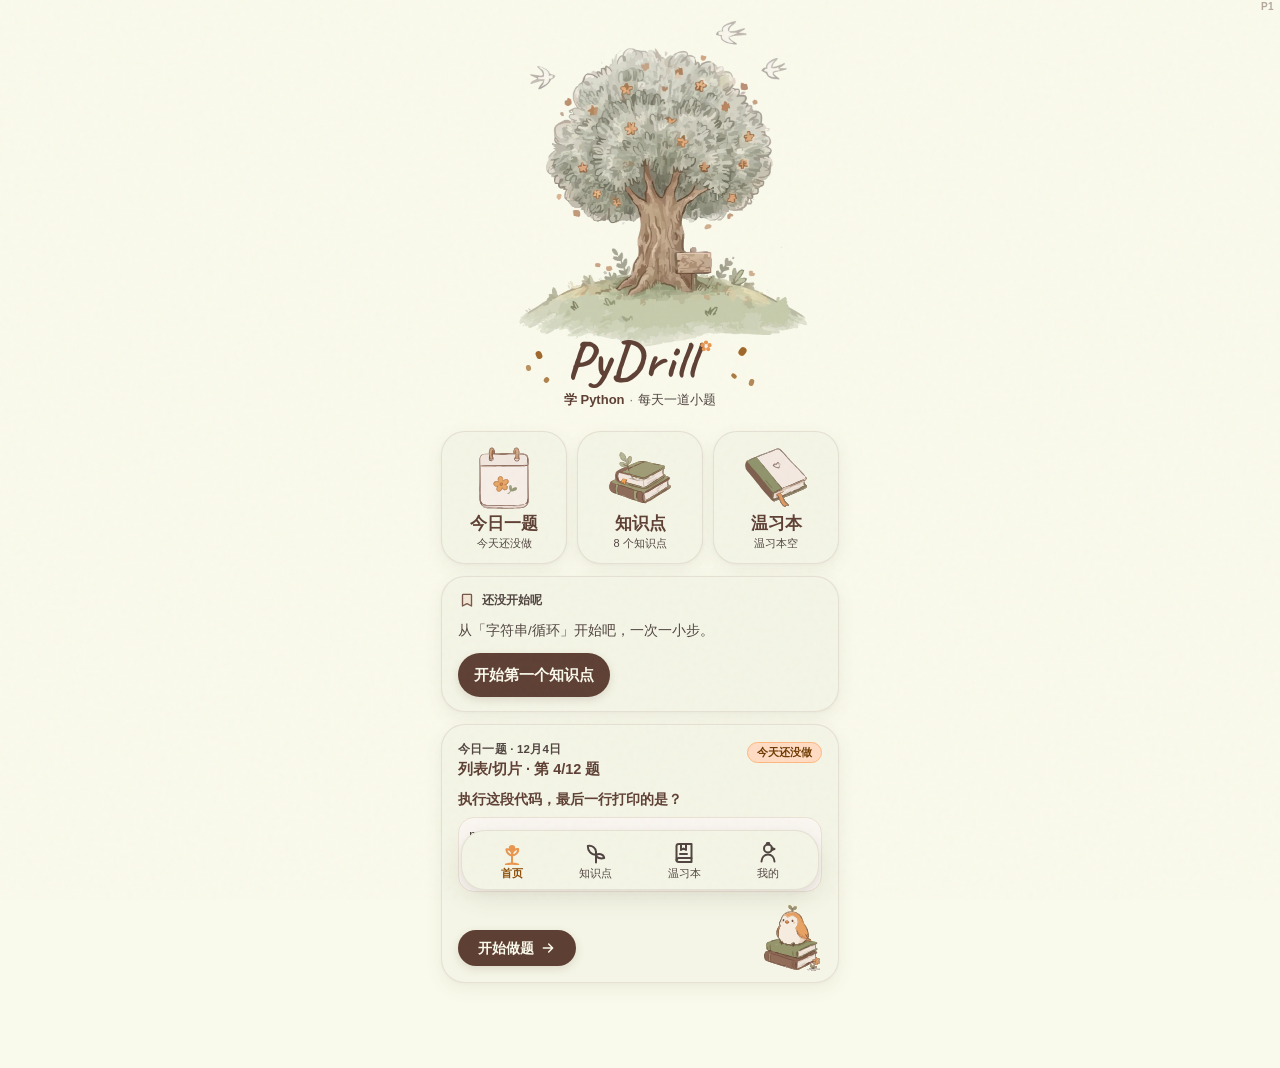
<file: index.html>
<!DOCTYPE html>
<html lang="zh-Hans">
  <head>
    <meta charset="utf-8" />
    <meta
      name="viewport"
      content="width=device-width, initial-scale=1.0, viewport-fit=cover"
    />
    <title>PyDrill · 学 Python</title>
    <meta name="description" content="PyDrill — 学 Python 的随身小练习本" />
    <meta name="theme-color" content="#fafaec" />
    <meta name="apple-mobile-web-app-capable" content="yes" />
    <meta name="apple-mobile-web-app-status-bar-style" content="default" />
    <meta name="apple-mobile-web-app-title" content="学Python" />
    <link rel="manifest" href="./manifest.webmanifest" />
    <link rel="apple-touch-icon" href="./apple-touch-icon.png" />
    <link rel="icon" type="image/svg+xml" href="./favicon.svg" />
    <script type="module" crossorigin src="./assets/index-bAWZqEQ3.js"></script>
    <link rel="stylesheet" crossorigin href="./assets/index-CR5_Fkna.css">
  </head>
  <body>
    <div id="app"></div>
    <script>
      window.Prism = window.Prism || {};
      window.Prism.manual = true;
    </script>
  </body>
</html>
</file>
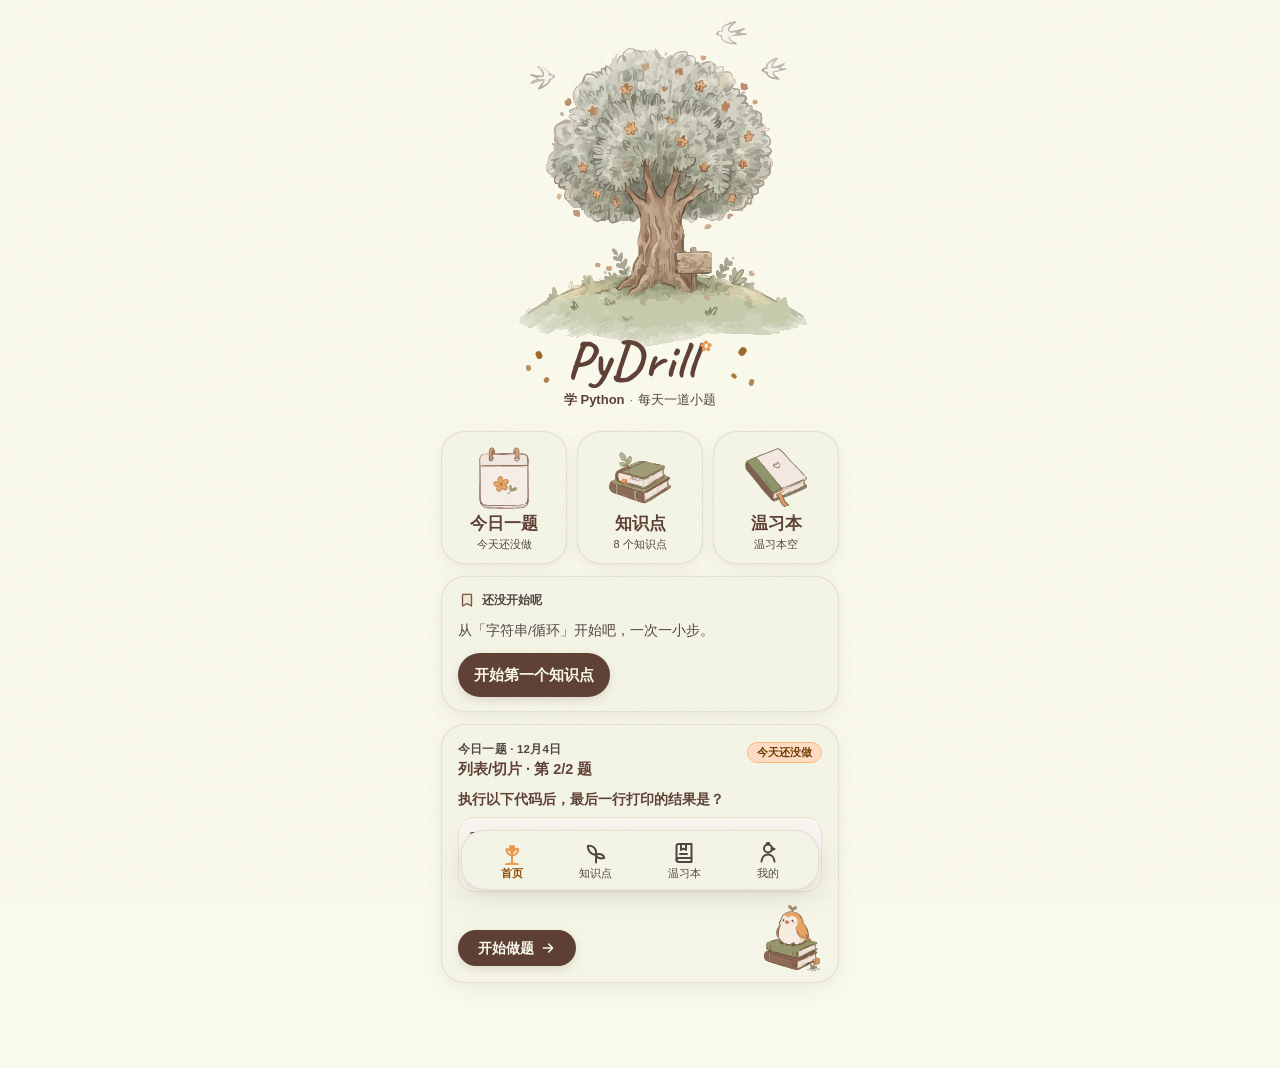
<file: preview-b/index.html>
<!DOCTYPE html>
<html lang="zh-Hans">
  <head>
    <meta charset="utf-8" />
    <meta
      name="viewport"
      content="width=device-width, initial-scale=1.0, maximum-scale=1.0, user-scalable=no, viewport-fit=cover"
    />
    <title>PyDrill · 学 Python</title>
    <meta name="description" content="PyDrill — 学 Python 的随身小练习本" />
    <meta name="theme-color" content="#fafaec" />
    <meta name="apple-mobile-web-app-capable" content="yes" />
    <meta name="apple-mobile-web-app-status-bar-style" content="default" />
    <meta name="apple-mobile-web-app-title" content="学Python" />
    <link rel="manifest" href="./manifest.webmanifest" />
    <link rel="apple-touch-icon" href="./apple-touch-icon.png" />
    <link rel="icon" type="image/svg+xml" href="./favicon.svg" />
    <script type="module" crossorigin src="./assets/index-DnjVJwZ3.js"></script>
    <link rel="stylesheet" crossorigin href="./assets/index-D-UxVWZB.css">
  </head>
  <body>
    <div id="app"></div>
    <script>
      window.Prism = window.Prism || {};
      window.Prism.manual = true;
    </script>
  </body>
</html>
</file>
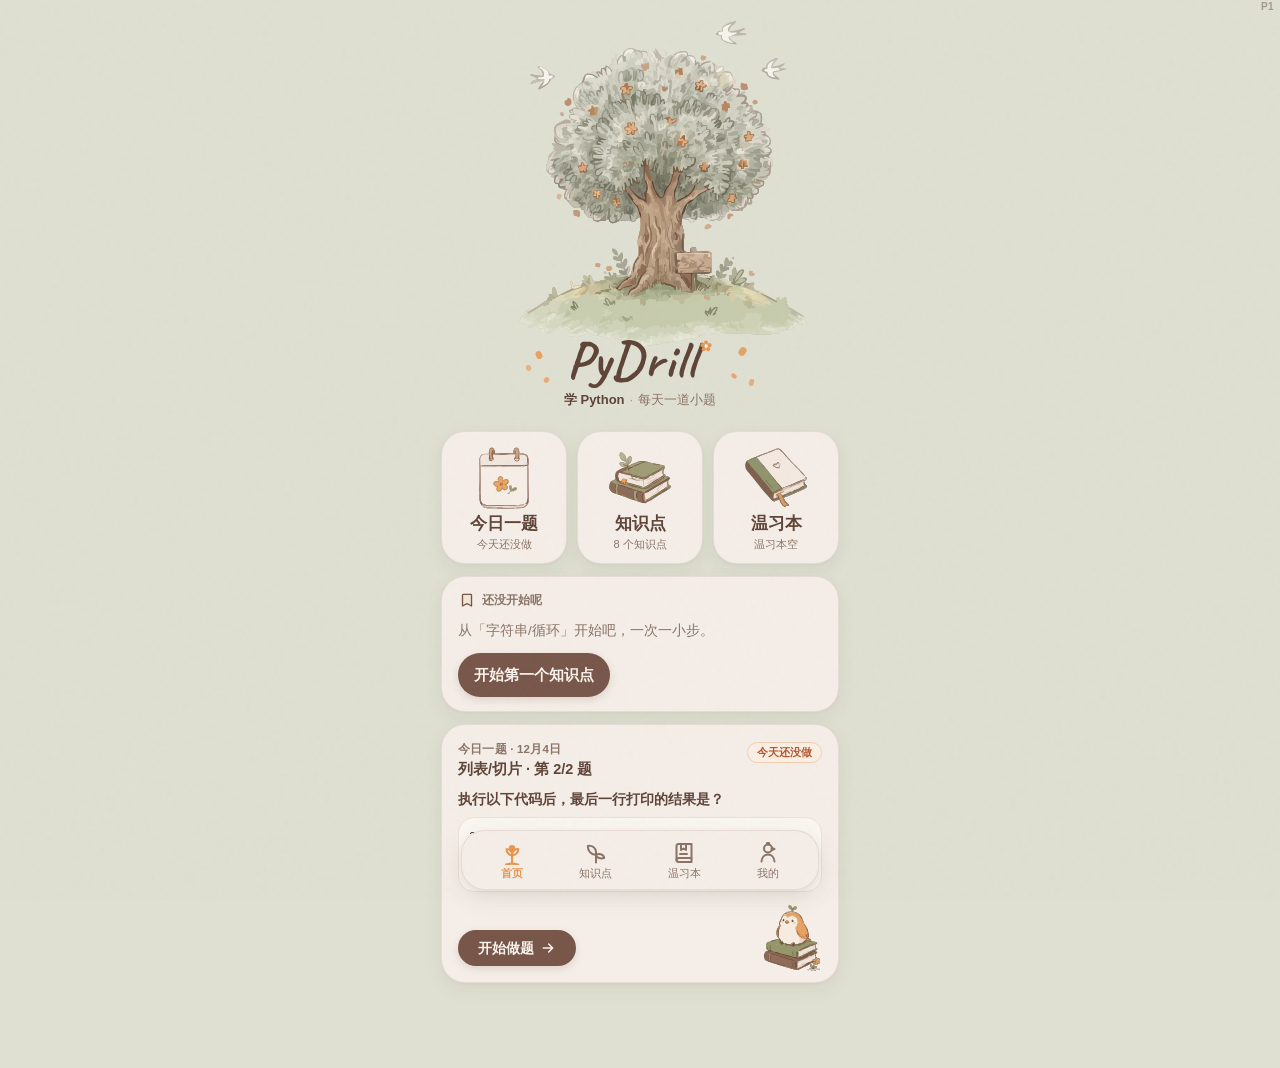
<file: preview/index.html>
<!DOCTYPE html>
<html lang="zh-Hans">
  <head>
    <meta charset="utf-8" />
    <meta
      name="viewport"
      content="width=device-width, initial-scale=1.0, maximum-scale=1.0, user-scalable=no, viewport-fit=cover"
    />
    <title>PyDrill · 学 Python</title>
    <meta name="description" content="PyDrill — 学 Python 的随身小练习本" />
    <meta name="theme-color" content="#DFE0D2" />
    <meta name="apple-mobile-web-app-capable" content="yes" />
    <meta name="apple-mobile-web-app-status-bar-style" content="default" />
    <meta name="apple-mobile-web-app-title" content="学Python" />
    <link rel="manifest" href="./manifest.webmanifest" />
    <link rel="apple-touch-icon" href="./apple-touch-icon.png" />
    <link rel="icon" type="image/svg+xml" href="./favicon.svg" />
    <script type="module" crossorigin src="./assets/index-wTYloeYW.js"></script>
    <link rel="stylesheet" crossorigin href="./assets/index-CLRjgO7p.css">
  </head>
  <body>
    <div id="app"></div>
    <script>
      window.Prism = window.Prism || {};
      window.Prism.manual = true;
    </script>
  </body>
</html>
</file>
<file: assets/index-CR5_Fkna.css>
@font-face{font-family:Caveat;font-style:normal;font-display:swap;font-weight:400;src:url(./caveat-latin-400-normal-D6LQsQ_v.woff2) format("woff2"),url(./caveat-latin-400-normal-BzhAQZkN.woff) format("woff")}@font-face{font-family:Caveat;font-style:normal;font-display:swap;font-weight:700;src:url(./caveat-latin-700-normal-D8_1Nw6V.woff2) format("woff2"),url(./caveat-latin-700-normal-cPyBTTZN.woff) format("woff")}@font-face{font-family:JetBrains Mono;font-style:normal;font-display:swap;font-weight:400;src:url(./jetbrains-mono-latin-400-normal-V6pRDFza.woff2) format("woff2"),url(./jetbrains-mono-latin-400-normal-6-qcROiO.woff) format("woff")}@font-face{font-family:JetBrains Mono;font-style:normal;font-display:swap;font-weight:600;src:url(./jetbrains-mono-latin-600-normal-C8RAYTDA.woff2) format("woff2"),url(./jetbrains-mono-latin-600-normal-BfsvjouI.woff) format("woff")}:root{--bg-page: #fafaec;--bg-page-tint: #f4f5e6;--bg-card: #f4f5e6;--bg-card-secondary: #eeefe1;--bg-card-highlight: #fafaec;--color-primary: #5e3f34;--color-secondary: #504440;--color-muted: #82746f;--color-border: rgba(120, 86, 74, .12);--btn-primary-bg: #5e3f34;--btn-primary-text: #fafaec;--btn-primary-hover: #4d372d;--accent-orange: #8f4d07;--accent-orange-light: #ffdcc3;--accent-orange-border: #ffb77e;--accent-orange-wash: #fcf1e0;--plant-green: #52643b;--plant-green-light: #d5eab6;--plant-green-border: #b9ce9c;--ring-track: #e3e4d5;--correct-bg: #d5eab6;--correct-color: #586A41;--correct-border: #B9CE9C;--wrong-bg: #fcf1e0;--wrong-color: #8f4d07;--wrong-border: #fcdfc0;--code-bg: #FBF7F2;--code-border: #ECE2D5;--code-text: #3D332F;--font-sans: -apple-system, BlinkMacSystemFont, "Segoe UI", Roboto, "PingFang SC", "Hiragino Sans GB", "Noto Sans SC", "Microsoft YaHei", sans-serif;--font-hand: "Caveat", cursive;--font-mono: "JetBrains Mono", monospace;--r-card: 24px;--r-row: 16px;--r-pill: 999px;--r-inline: 6px;--shadow-card: 0 6px 18px rgba(92, 84, 60, .08), 0 1px 3px rgba(92, 84, 60, .04);--shadow-nav: 0 8px 24px rgba(92, 84, 60, .12), 0 2px 6px rgba(92, 84, 60, .06);--shadow-btn: 0 3px 8px rgba(120, 86, 74, .18)}.code-card{background-color:var(--code-bg);border:1px solid var(--code-border);border-radius:var(--r-card);overflow:hidden;box-shadow:0 2px 6px #5c543c0a;margin-top:.5rem;margin-bottom:.75rem}.code-header{display:flex;justify-content:space-between;align-items:center;padding:6px 12px;border-bottom:1px solid var(--code-border);background-color:#f5eee88c}.code-header-dots{display:flex;gap:5px}.code-dot{width:8px;height:8px;border-radius:var(--r-pill);display:inline-block}.dot-red{background-color:#e6b5a0}.dot-yellow{background-color:#eed1a2}.dot-green{background-color:#c7d8b6}.code-header-lang{font-family:var(--font-mono);font-size:11px;font-weight:500;color:var(--color-muted);letter-spacing:.04em;font-variant-ligatures:none;font-feature-settings:"liga" 0,"calt" 0}pre.code-pre{overflow-x:auto;white-space:pre;display:block;margin:0;padding:8px 0;font-family:var(--font-mono);font-size:13.5px;line-height:1.6;background-color:var(--code-bg);color:var(--code-text);font-variant-ligatures:none;font-feature-settings:"liga" 0,"calt" 0;-webkit-overflow-scrolling:touch}code.code-python{display:flex;flex-direction:column;align-items:stretch;min-width:100%;white-space:pre;font-family:var(--font-mono);font-size:13.5px;line-height:1.6;color:var(--code-text);font-variant-ligatures:none;font-feature-settings:"liga" 0,"calt" 0}.code-line{display:flex;flex-flow:row nowrap;flex:0 0 auto;align-items:stretch;white-space:pre;min-height:1.6em;line-height:1.6;padding-right:14px}.code-line-num{position:sticky;left:0;z-index:2;width:36px;min-width:36px;flex-shrink:0;text-align:right;padding-right:10px;margin-right:12px;border-right:1px solid rgba(220,205,195,.6);background-color:var(--code-bg);-webkit-user-select:none;user-select:none;color:var(--color-muted);font-family:var(--font-mono);font-size:12.5px;line-height:1.6;opacity:.75;font-variant-ligatures:none;font-feature-settings:"liga" 0,"calt" 0}.code-line-content{display:block;white-space:pre;font-family:var(--font-mono);font-size:13.5px;line-height:1.6;flex:1;font-variant-ligatures:none;font-feature-settings:"liga" 0,"calt" 0}.token.keyword{color:#b5562f;font-weight:600}.token.string{color:#5a7c43}.token.number{color:#c27c2c}.token.comment{color:#a8978b;font-style:italic}.token.function{color:#3f6e8c;font-weight:600}.token.builtin{color:#8b5fa3}.token.operator,.token.punctuation{color:#78564a}.token.boolean{color:#b5562f;font-weight:600}*,*:before,*:after{box-sizing:border-box;margin:0;padding:0}html,body{background-color:var(--bg-page);color:var(--color-primary);font-family:var(--font-sans);overflow-x:hidden;min-height:100dvh;-webkit-font-smoothing:antialiased;-webkit-tap-highlight-color:transparent;line-height:1.5;font-size:15px;position:relative}body:before{content:"";position:fixed;top:0;right:0;bottom:0;left:0;width:100%;height:100%;pointer-events:none;z-index:9999;opacity:.035;background-image:url("data:image/svg+xml,%3Csvg viewBox='0 0 200 200' xmlns='http://www.w3.org/2000/svg'%3E%3Cfilter id='noiseFilter'%3E%3CfeTurbulence type='fractalNoise' baseFrequency='0.8' numOctaves='3' stitchTiles='stitch'/%3E%3C/filter%3E%3Crect width='100%25' height='100%25' filter='url(%23noiseFilter)'/%3E%3C/svg%3E")}#app{min-height:100dvh;width:100%;display:flex;justify-content:center;overflow-x:hidden}.page-wrapper{width:100%;max-width:430px;min-height:100dvh;position:relative;padding:max(14px,env(safe-area-inset-top)) 16px;padding-bottom:calc(88px + env(safe-area-inset-bottom));display:flex;flex-direction:column;gap:12px;overflow-x:hidden}.page-question{padding-bottom:calc(112px + env(safe-area-inset-bottom))}.active-press{transition:transform .1s cubic-bezier(.2,.8,.2,1),background-color .1s ease;cursor:pointer;touch-action:manipulation}.active-press:active{transform:scale(.98)}@media(prefers-reduced-motion:reduce){.active-press{transition:none!important}.active-press:active{transform:none!important}}.select-none{-webkit-user-select:none;user-select:none}.select-text{-webkit-user-select:text;user-select:text}.card{border-radius:var(--r-card);padding:16px;position:relative}.paper-card{background-color:var(--bg-card);border:1px solid var(--color-border);box-shadow:var(--shadow-card)}.card-header-row{display:flex;justify-content:space-between;align-items:center}.card-title{font-size:16px;font-weight:700;color:var(--color-primary);letter-spacing:-.01em}.btn-primary{background-color:var(--btn-primary-bg);color:var(--btn-primary-text);border:none;border-radius:var(--r-pill);padding:12px 24px;font-size:15px;font-weight:700;display:inline-flex;align-items:center;justify-content:center;gap:6px;cursor:pointer;text-decoration:none;box-shadow:var(--shadow-btn);line-height:1;white-space:nowrap}.btn-primary:hover{background-color:var(--btn-primary-hover)}.btn-secondary{background-color:var(--bg-card);color:var(--color-primary);border:1px solid var(--color-border);border-radius:var(--r-pill);padding:10px 16px;font-size:13.5px;font-weight:600;display:inline-flex;align-items:center;justify-content:center;gap:5px;cursor:pointer;text-decoration:none;line-height:1}.btn-disabled{opacity:.55;cursor:not-allowed!important;pointer-events:none}.btn-danger-sm{background-color:var(--wrong-bg);color:var(--wrong-color);border:1px solid var(--wrong-border);border-radius:var(--r-pill);padding:4px 12px;font-size:12px;font-weight:600;cursor:pointer}.btn-text-remove{background:transparent;color:var(--color-secondary);border:1px solid rgba(120,86,74,.2);border-radius:var(--r-pill);padding:4px 10px;font-size:11.5px;font-weight:600;display:inline-flex;align-items:center;gap:4px;cursor:pointer}.btn-text-remove:hover{background-color:#78564a0f;color:var(--color-primary)}.w-full{width:100%}.chip-status{font-size:11px;font-weight:600;padding:3px 9px;border-radius:var(--r-pill);display:inline-flex;align-items:center;gap:4px;line-height:1.2}.chip-green{background-color:#d5eab6;color:#52643b;border:1px solid #b9ce9c}.chip-red{background-color:#ffdcc3;color:#8f4d07;border:1px solid #fcdfc0}.chip-orange{background-color:#ffdcc3;color:#6e3900;border:1px solid #ffb77e}.status-dot-green{width:6px;height:6px;border-radius:var(--r-pill);background-color:var(--plant-green);display:inline-block}.status-dot-orange{width:6px;height:6px;border-radius:var(--r-pill);background-color:var(--accent-orange);display:inline-block}.section-header{padding-top:4px;padding-bottom:4px}.section-title-wrap{display:flex;align-items:center;gap:8px}.page-title{font-size:24px;font-weight:700;color:var(--color-primary);letter-spacing:-.02em}.title-doodle-leaf{display:inline-flex;align-items:center;opacity:.85}.page-title-badge{font-size:11px;font-weight:600;padding:2px 8px;border-radius:var(--r-pill);background-color:var(--bg-card);border:1px solid var(--color-border);color:var(--color-secondary)}.section-desc{font-size:12.5px;color:var(--color-secondary);margin-top:3px}.home-hero{position:relative;display:flex;flex-direction:column;align-items:center;text-align:center;padding:4px 0 10px}.hero-tree-wrapper{width:min(340px,88vw);display:flex;justify-content:center;margin-bottom:0}.hero-tree-img{width:min(340px,88vw);height:auto;pointer-events:none;display:block}.hero-title-group{position:relative;margin-top:-32px;display:flex;flex-direction:column;align-items:center}.hero-logo-row{display:flex;align-items:flex-start;justify-content:center;gap:3px;position:relative}.hero-logo-hand{font-family:var(--font-hand);font-size:52px;font-weight:700;line-height:1.05;color:var(--color-primary);letter-spacing:.02em}.hero-flower-icon{display:inline-flex;margin-top:6px}.hero-subtitle{font-size:13px;color:var(--color-secondary);display:flex;align-items:center;gap:5px;margin-top:2px}.hero-scattered-petals{position:absolute;top:0;right:0;bottom:0;left:0;pointer-events:none}.petal{position:absolute;border-radius:var(--r-pill);background-color:#8f4d07}.petal-1{width:6px;height:8px;left:-28px;top:18px;transform:rotate(-25deg);opacity:.85}.petal-2{width:5px;height:6px;left:-20px;top:44px;transform:rotate(40deg);opacity:.7}.petal-3{width:7px;height:9px;right:-30px;top:14px;transform:rotate(35deg);opacity:.85}.petal-4{width:4px;height:6px;right:-20px;top:40px;transform:rotate(-50deg);opacity:.75}.petal-5{width:5px;height:7px;right:-38px;top:46px;transform:rotate(15deg);opacity:.65}.petal-6{width:5px;height:6px;left:-38px;top:32px;transform:rotate(-10deg);opacity:.6}.subtitle-badge{font-weight:600;color:var(--color-primary)}.subtitle-dot{color:var(--color-muted)}.home-entry-grid{display:grid;grid-template-columns:repeat(3,1fr);gap:10px}.entry-card{background-color:var(--bg-card);border:1px solid var(--color-border);border-radius:var(--r-card);padding:14px 6px 12px;display:flex;flex-direction:column;align-items:center;justify-content:center;text-align:center;text-decoration:none;box-shadow:var(--shadow-card)}.entry-icon-direct{width:64px;height:64px;display:flex;align-items:center;justify-content:center;margin-bottom:4px}.entry-direct-img{width:100%;height:100%;object-fit:contain}.entry-icon-box{width:44px;height:44px;border-radius:var(--r-pill);background-color:var(--bg-card-secondary);display:flex;align-items:center;justify-content:center;margin-bottom:6px}.entry-icon-img{width:28px;height:28px;object-fit:contain}.entry-card-title{font-size:17px;font-weight:700;color:var(--color-primary);line-height:1.2}.entry-card-sub{font-size:11px;color:var(--color-secondary);margin-top:3px;line-height:1.2}.progress-card{padding:14px 16px}.progress-title-wrap{display:flex;align-items:center;gap:6px}.stamp-leaf-dot{display:inline-flex;align-items:center}.progress-num-wrap{display:flex;align-items:baseline;gap:3px}.progress-num-big{font-family:var(--font-hand);font-size:28px;font-weight:700;color:var(--accent-orange);line-height:1}.progress-num-denom{font-size:13px;font-weight:600;color:var(--color-muted)}.stamps-leaves-grid{display:grid;grid-template-columns:repeat(8,1fr);gap:4px 0px;margin-top:10px;padding-top:10px;border-top:1px dashed rgba(120,86,74,.12);justify-items:center;align-items:center}.stamp-leaf-link{width:36px;height:36px;display:inline-flex;align-items:center;justify-content:center;border-radius:var(--r-pill);text-decoration:none;cursor:pointer;transition:transform .15s ease,background-color .15s ease;touch-action:manipulation}.stamp-leaf-link:hover{transform:scale(1.15);background-color:#e9964f14}.stamp-leaf-item{width:36px;height:36px;display:flex;align-items:center;justify-content:center}.stamps-grid-16{display:grid;grid-template-columns:repeat(8,1fr);gap:6px;margin-top:10px;padding-top:10px;border-top:1px dashed rgba(120,86,74,.12)}.stamp-box{aspect-ratio:1;border-radius:var(--r-row);display:flex;align-items:center;justify-content:center}.stamp-active{background-color:var(--accent-orange-light);border:1px solid var(--accent-orange-border)}.stamp-inactive{background-color:#f5eee873;border:1px dashed #b9ce9c}.daily-card{padding:16px}.daily-header-row{display:flex;justify-content:space-between;align-items:flex-start;margin-bottom:10px}.daily-header-titles{display:flex;flex-direction:column;gap:2px}.daily-card-label{font-size:11.5px;font-weight:600;color:var(--color-secondary);letter-spacing:.2px}.daily-q-title{font-size:14.5px;font-weight:700;color:var(--color-primary);line-height:1.3}.daily-header-row .chip-status{margin-top:1px}.daily-topic-badge{display:flex;align-items:center;gap:6px}.daily-topic-name{font-size:13.5px;font-weight:700;color:var(--color-primary)}.daily-stem-text{font-size:14px;font-weight:600;color:var(--color-primary);line-height:1.45;margin-bottom:8px}.daily-code-box{background-color:var(--code-bg);border:1px solid var(--code-border);border-radius:var(--r-row);padding:8px 10px;margin-bottom:12px;overflow-x:auto}.daily-code-pre{margin:0;font-family:var(--font-mono);font-size:12px;line-height:1.5;color:var(--code-text);white-space:pre}.daily-action-row{display:flex;justify-content:space-between;align-items:flex-end}.daily-btn{padding:10px 20px;font-size:14px}.daily-mascot-wrap{width:68px;height:68px;margin-bottom:-6px;margin-right:-4px}.daily-mascot-img{width:100%;height:100%;object-fit:contain}.topics-page-header{display:flex;justify-content:space-between;align-items:flex-end;padding-bottom:4px}.header-content-left{flex:1}.header-illustration-right{flex-shrink:0;width:64px;height:64px;display:flex;align-items:flex-end;justify-content:center}.header-mascot-img{width:64px;height:64px;object-fit:contain}.topics-list{display:flex;flex-direction:column;gap:10px}.topic-card{padding:14px 16px;cursor:pointer;display:flex;align-items:center;gap:12px}.topic-card-icon-col{flex-shrink:0}.topic-glyph-disc,.topic-custom-icon-box{width:44px;height:44px;border-radius:var(--r-pill);background-color:#fafaeceb;border:1px solid rgba(120,86,74,.1);display:flex;align-items:center;justify-content:center;flex-shrink:0;box-shadow:0 1px 3px #5c543c0f}.topic-glyph-badge{font-family:var(--font-hand),"Caveat",cursive,sans-serif;font-size:23px;font-weight:700;color:#52643b;line-height:1;display:inline-flex;align-items:center;justify-content:center;-webkit-user-select:none;user-select:none;transform:translateY(-1px)}.topic-glyph-badge.glyph-mono{font-family:var(--font-code),monospace;font-size:17px;font-weight:600;letter-spacing:-.5px}.glyph-orange{color:#8f4d07}.topic-card-main{flex:1;min-width:0;display:flex;justify-content:space-between;align-items:center}.topic-info{flex:1;min-width:0}.topic-header-row{display:flex;align-items:center;gap:8px}.topic-index-badge{font-family:var(--font-mono);font-size:11px;font-weight:600;color:#b8a99d}.topic-name{font-size:14.5px;font-weight:700;color:var(--color-primary)}.topic-meta-row{display:flex;align-items:center;gap:10px;margin-top:6px}.topic-progress-text{font-size:11.5px;font-weight:600;color:var(--color-secondary);white-space:nowrap}.progress-bar-track{flex:1;height:6px;border-radius:var(--r-pill);background-color:#e6e1d6;overflow:hidden}.progress-bar-fill{height:100%;border-radius:var(--r-pill);background-color:var(--accent-orange);transition:width .25s ease}.topic-q-actions{display:flex;align-items:center;gap:6px;margin-left:12px}.topic-q-pill{width:26px;height:26px;border-radius:var(--r-pill);display:flex;align-items:center;justify-content:center;font-size:11.5px;font-weight:700;text-decoration:none;border:1.5px solid transparent}.pill-unanswered{border:1.5px dashed var(--color-muted);color:var(--color-muted);background-color:transparent}.pill-correct{background-color:var(--plant-green);color:#fff;border-color:var(--plant-green)}.pill-wrong{background-color:var(--wrong-bg);color:var(--wrong-color);border-color:var(--wrong-color)}.topic-arrow{color:var(--color-muted);display:flex;align-items:center}.wrong-page-header{display:flex;justify-content:space-between;align-items:flex-end;padding-bottom:4px}.wrong-header-img{width:64px;height:64px;object-fit:contain}.wrong-empty-card{display:flex;flex-direction:column;align-items:center;text-align:center;padding:32px 20px;margin-top:12px}.wrong-empty-img-wrap{width:170px;height:170px;margin-bottom:12px}.wrong-empty-img{width:100%;height:100%;object-fit:contain}.wrong-empty-title{font-size:18px;font-weight:800;color:var(--color-primary)}.wrong-empty-desc{font-size:13px;color:var(--color-secondary);margin-top:4px}.wrong-empty-action{margin-top:20px}.wrong-summary-card{padding:16px;margin-bottom:12px}.wrong-summary-header{display:flex;justify-content:space-between;align-items:flex-start;margin-bottom:14px}.wrong-summary-count-row{display:flex;align-items:baseline;gap:6px;margin-bottom:12px;font-size:15px;font-weight:700;color:#5e3f34}.wrong-summary-count-num{font-family:var(--font-hand);font-size:28px;font-weight:700;color:#8f4d07;line-height:1;padding:0}.wrong-summary-sub{font-size:11px;color:var(--color-secondary);margin-top:2px}.wrong-items-list{display:flex;flex-direction:column;gap:10px}.wrong-item-card{padding:14px 16px;cursor:pointer}.wrong-item-header{display:flex;justify-content:space-between;align-items:center;margin-bottom:8px}.wrong-item-topic{display:flex;align-items:center;gap:6px}.wrong-item-title{font-size:14px;font-weight:700;color:var(--color-primary)}.wrong-item-code-box{background-color:var(--code-bg);border:1px solid var(--code-border);border-radius:var(--r-row);padding:6px 10px;margin-bottom:8px;overflow:hidden}.code-truncate{display:block;font-size:12px;color:var(--code-text);overflow:hidden;text-overflow:ellipsis;white-space:nowrap}.wrong-item-footer{display:flex;justify-content:space-between;align-items:center;padding-top:2px}.wrong-item-time{font-size:11.5px;color:var(--color-muted)}.wrong-item-prompt{font-size:11px;color:var(--color-muted)}.wrong-item-actions{display:flex;align-items:center;gap:6px}.me-profile-section{display:flex;flex-direction:column;align-items:center;text-align:center;padding:10px 0 16px}.me-avatar-wrapper{width:76px;height:76px;border-radius:var(--r-pill);position:relative;display:flex;align-items:center;justify-content:center;margin-bottom:8px}.me-avatar-halo{position:absolute;top:-3px;right:-3px;bottom:-3px;left:-3px;border-radius:var(--r-pill);border:1.5px dashed #D8C3B7;background-color:#f2e6dc;opacity:.8}.me-avatar-img{width:60px;height:60px;object-fit:contain;position:relative;z-index:1}.me-avatar-sparkle{position:absolute;top:-2px;right:2px;font-size:14px;color:var(--accent-orange);z-index:2}.me-title-group{display:flex;align-items:center;gap:6px}.me-title-hand{font-family:var(--font-hand);font-size:26px;font-weight:700;color:var(--color-primary);line-height:1}.me-badge{font-size:11px;font-weight:600;padding:2px 8px;border-radius:var(--r-pill);background-color:var(--plant-green-light);color:var(--plant-green)}.me-sub{font-size:12.5px;color:var(--color-secondary);margin-top:2px}.me-storage-pill{display:inline-flex;align-items:center;gap:5px;padding:4px 12px;border-radius:var(--r-pill);background-color:#e6e8d8;border:1px solid #CED0BE;font-size:11.5px;color:#52643b;margin-top:8px}.me-stats-card{padding:16px}.stats-icon-dot{width:6px;height:14px;border-radius:var(--r-pill);background-color:var(--plant-green)}.stats-columns-grid{display:grid;grid-template-columns:1fr auto 1fr auto 1fr;align-items:center;text-align:center;padding:6px 0 10px}.stat-col{display:flex;flex-direction:column;align-items:center}.stat-col-label{font-size:11.5px;font-weight:600;color:var(--color-secondary)}.label-orange{color:var(--accent-orange)}.stat-col-num{font-family:var(--font-hand);font-size:32px;font-weight:700;color:var(--color-primary);line-height:1;margin:4px 0 6px}.num-orange{color:var(--accent-orange)}.num-brown{color:var(--color-primary)}.stat-col-sub{font-size:10px;color:var(--color-muted)}.stat-divider{width:1px;height:32px;background:repeating-linear-gradient(to bottom,#D4C3BD 0,#D4C3BD 4px,transparent 4px,transparent 8px);opacity:.8}.stats-motto-row{margin-top:14px;padding-top:12px;border-top:1px solid var(--color-border);font-size:11.5px;color:var(--color-secondary);text-align:center}.me-info-section{display:flex;flex-direction:column;gap:10px}.me-info-list{padding:0;overflow:hidden;border-radius:var(--r-card)}.me-info-item{display:flex;align-items:flex-start;gap:12px;padding:14px 16px;border-bottom:1px solid rgba(120,86,74,.08)}.me-info-item:last-child{border-bottom:none}.me-info-icon-box{width:34px;height:34px;border-radius:var(--r-pill);background-color:var(--bg-card-secondary);display:flex;align-items:center;justify-content:center;color:var(--color-primary);flex-shrink:0}.me-info-content{flex:1}.me-info-row{display:flex;justify-content:space-between;align-items:center}.me-info-title{font-size:13.5px;font-weight:700;color:var(--color-primary)}.me-info-desc{font-size:11.5px;color:var(--color-secondary);margin-top:2px;line-height:1.4}.me-danger-card{border-color:var(--wrong-border);padding:14px 16px}.me-danger-item{display:flex;align-items:flex-start;gap:12px}.me-danger-icon-box{width:34px;height:34px;border-radius:var(--r-pill);background-color:var(--wrong-bg);display:flex;align-items:center;justify-content:center;color:var(--wrong-color);flex-shrink:0}.me-danger-content{flex:1}.me-danger-title{font-size:13.5px;font-weight:700;color:var(--wrong-color)}.me-danger-desc{font-size:11.5px;color:var(--color-secondary);margin-top:2px}.modal-backdrop{position:fixed;top:0;right:0;bottom:0;left:0;z-index:100;background-color:#5e433773;display:flex;align-items:center;justify-content:center;padding:20px}.modal-backdrop.hidden{display:none!important}.modal-card{max-width:320px;width:100%;text-align:center;padding:24px 20px;background-color:var(--bg-card)}.modal-icon-wrap{width:48px;height:48px;border-radius:var(--r-pill);background-color:var(--wrong-bg);color:var(--wrong-color);display:flex;align-items:center;justify-content:center;margin:0 auto 12px}.modal-title{font-size:17px;font-weight:800;color:var(--color-primary);margin-bottom:6px}.modal-desc{font-size:12.5px;color:var(--color-secondary);line-height:1.45;margin-bottom:18px}.modal-actions{display:flex;gap:10px}.btn-modal-cancel{flex:1;background-color:var(--bg-card-secondary);color:var(--color-primary);border:1px solid var(--color-border);border-radius:var(--r-pill);padding:10px 0;font-size:13.5px;font-weight:600;cursor:pointer}.btn-modal-confirm{flex:1;background-color:var(--wrong-color);color:#fff;border:none;border-radius:var(--r-pill);padding:10px 0;font-size:13.5px;font-weight:700;cursor:pointer;box-shadow:0 2px 6px #8f4d0740}.q-top-nav{display:flex;justify-content:space-between;align-items:center;height:44px}.q-nav-btn{width:36px;height:36px;border-radius:var(--r-pill);background-color:var(--bg-card);border:1px solid var(--color-border);display:flex;align-items:center;justify-content:center;color:var(--color-primary);cursor:pointer;box-shadow:0 1px 3px #5c543c0f}.q-nav-title{font-size:15px;font-weight:700;color:var(--color-primary);letter-spacing:-.01em}.q-subheader{display:flex;justify-content:space-between;align-items:center}.q-source-badge{display:inline-flex;align-items:center;gap:5px;font-size:12px;font-weight:600;color:var(--plant-green);background-color:var(--plant-green-light);border:1px solid var(--plant-green-border);padding:3px 10px;border-radius:var(--r-pill)}.q-source-chip{cursor:pointer;transition:transform .15s ease,opacity .15s ease}.q-source-chip:hover{opacity:.9}.q-switcher-group{display:flex;align-items:center;min-width:0;overflow-x:auto;overflow-y:hidden;-webkit-overflow-scrolling:touch;scrollbar-width:none}.q-switcher-track{display:flex;align-items:center;gap:4px;margin-left:auto;flex:0 0 auto;background-color:#e8e9dbb3;padding:4px;border-radius:var(--r-pill);border:1px solid #D8D9CA}.q-switch-pill{width:26px;height:26px;border-radius:var(--r-pill);display:flex;align-items:center;justify-content:center;font-size:11.5px;font-weight:700;border:none;background:transparent;color:#504440;cursor:pointer;transition:transform .15s ease}.switcher-current{background-color:#5e3f34;color:#fff!important;box-shadow:0 1px 2px #00000014}.switcher-correct{background-color:#e8f0dc;border:1px solid #b9ce9c;color:#52643b}.switcher-wrong{background-color:#ffdcc3;border:1px solid #ffb77e;color:#8f4d07}.q-main-content{display:flex;flex-direction:column;gap:12px}.q-stem-card{padding:10px 14px;border-radius:20px;background-color:#f4f5e6;border:1px solid rgba(120,86,74,.12);box-shadow:0 2px 8px #5041300a}.q-stem-chip{display:inline-flex;align-items:center;gap:6px;font-size:11px;font-weight:500;color:#52643b;margin-bottom:4px;line-height:1}.q-stem-title{font-size:14.5px;font-weight:700;color:#5e3f34;line-height:1.35}.options-group{display:flex;flex-direction:column;gap:12px}.option-item{display:flex;flex-direction:row;align-items:flex-start;justify-content:flex-start;gap:14px;padding:14px 18px;border-radius:34px;background-color:#fafaec;border:1px solid #E3DDCF;box-shadow:0 2px 8px #50413008;cursor:pointer;min-height:0;min-width:0;max-width:100%;transition:all .2s cubic-bezier(.4,0,.2,1)}.opt-left{display:flex;align-items:center;gap:12px;flex:1}.opt-badge{width:32px;height:32px;border-radius:var(--r-pill);font-size:12px;font-weight:600;line-height:1;display:flex;align-items:center;justify-content:center;flex-shrink:0;background-color:#e8e9db;color:#504440;border:1px solid #d4c3bd;transition:color .2s cubic-bezier(.4,0,.2,1),background-color .2s cubic-bezier(.4,0,.2,1),border-color .2s cubic-bezier(.4,0,.2,1)}.opt-badge-default{background-color:#e8e9db;color:#504440;border-color:#d4c3bd}.opt-badge-selected,.opt-badge-correct{background-color:#52643b;border-color:transparent;color:#fff;box-shadow:0 1px 2px #0000000d}.opt-badge-wrong{background-color:#8f4d07;border-color:transparent;color:#fff;box-shadow:0 1px 2px #0000000d}.opt-text{font-family:var(--font-mono),var(--font-sans);font-size:14px;font-weight:600;color:#34271e;line-height:1.5;word-break:break-word;font-variant-ligatures:none;font-feature-settings:"liga" 0,"calt" 0;transition:color .2s cubic-bezier(.4,0,.2,1),background-color .2s cubic-bezier(.4,0,.2,1),border-color .2s cubic-bezier(.4,0,.2,1)}.inline-code{font-family:var(--font-mono);background-color:#eeefe1;border-radius:var(--r-inline);padding:1px 5px;font-size:.9em;color:#8c4020;border:1px solid rgba(140,64,32,.12);font-variant-ligatures:none;font-feature-settings:"liga" 0,"calt" 0}.redo-notice-bar{background-color:#f9f4ee;border:1px dashed #DECEBE;border-radius:var(--r-row);padding:8px 12px;font-size:12px;color:#8a6854;line-height:1.4;margin-bottom:2px}.opt-card-default:hover{background-color:#fafaec}.opt-card-selected,.opt-card-correct{background-color:#f4f5e6;border-color:#52643b}.opt-card-wrong{background-color:#fcf1e0;border-color:#8f4d07}.opt-card-muted{opacity:.6}.opt-radio-circle{width:18px;height:18px;border-radius:var(--r-pill);border:1.5px dashed var(--color-muted)}.opt-radio-selected{width:20px;height:20px;border-radius:var(--r-pill);border:2px solid var(--accent-orange);display:flex;align-items:center;justify-content:center;background-color:#fff;flex-shrink:0}.opt-radio-dot{width:10px;height:10px;border-radius:var(--r-pill);background-color:var(--accent-orange)}.opt-icon-selected{width:20px;height:20px;border-radius:var(--r-pill);background-color:var(--accent-orange);color:#fff;display:flex;align-items:center;justify-content:center}.opt-icon-correct{width:20px;height:20px;border-radius:var(--r-pill);background-color:var(--plant-green);color:#fff;display:flex;align-items:center;justify-content:center}.opt-icon-wrong{width:20px;height:20px;border-radius:var(--r-pill);background-color:var(--wrong-color);color:#fff;display:flex;align-items:center;justify-content:center}.result-banner{border-radius:var(--r-row);padding:12px 14px;box-shadow:0 4px 12px #5c543c0f}.result-banner-inner{display:flex;align-items:center;gap:12px}.result-mascot-wrap{width:56px;height:56px;flex-shrink:0;display:flex;align-items:center;justify-content:center}.result-mascot-img{width:56px;height:56px;object-fit:contain}.result-text-wrap{flex:1;min-width:0}.result-tag-wrap{flex-shrink:0;display:flex;align-items:center}.result-tag-badge{font-size:11px;font-weight:600;padding:4px 8px;border-radius:var(--r-pill);line-height:1.2;white-space:nowrap}.result-tag-badge.tag-wrong{background-color:#c0634a1f;color:var(--wrong-color);border:1px solid rgba(143,77,7,.25)}.result-tag-badge.tag-notice{background-color:#5e73481f;color:var(--plant-green);border:1px solid rgba(94,115,72,.25)}.banner-wrong-action-row{margin-top:10px;padding-top:10px;border-top:1px dashed rgba(94,115,72,.25);display:flex;align-items:center;justify-content:space-between;gap:8px}.banner-wrong-action-text{font-size:12px;color:var(--color-secondary);line-height:1.3}.btn-remove-wrong-banner{height:36px;padding:0 14px;border:1.5px solid var(--plant-green);border-radius:var(--r-pill);background-color:transparent;color:var(--plant-green);font-size:13px;font-weight:600;display:inline-flex;align-items:center;justify-content:center;white-space:nowrap;flex-shrink:0;cursor:pointer;transition:all .15s ease}.btn-remove-wrong-banner:hover{background-color:var(--plant-green-light)}.banner-wrong-removed-text{font-size:12.5px;color:var(--plant-green);font-weight:600;padding:4px 0;display:flex;align-items:center}.result-title{font-size:17px;font-weight:800;line-height:1.2}.result-sub{font-size:12px;margin-top:3px;opacity:.88}.banner-correct{background-color:var(--correct-bg);border:1.5px solid var(--correct-border);color:var(--correct-color)}.banner-wrong{background-color:#ffdcc3;border:1.5px solid #ffb77e;color:#8f4d07}.banner-ungraded{background-color:var(--accent-orange-light);border:1.5px solid var(--accent-orange-border);color:#6e3900}.explanation-card{padding:16px}.explanation-header{display:flex;justify-content:space-between;align-items:center;padding-bottom:8px;border-bottom:1px solid var(--color-border);margin-bottom:10px}.explanation-title-group,.explanation-title-row{display:flex;align-items:center;gap:6px}.bulb-icon-wrap{color:var(--accent-orange);display:flex;align-items:center;justify-content:center;width:20px;height:20px;flex-shrink:0}.explanation-title{font-size:15px;font-weight:700;color:var(--color-primary);line-height:1.2;margin:0}.explanation-body{font-size:14px;line-height:1.6;color:#4a3a30}.explanation-body p{margin-bottom:8px}.explanation-body p:last-child{margin-bottom:0}.explanation-trap-box{margin-top:14px;background-color:#fbe6d3;border:1px solid #F5C7A9;border-radius:var(--r-row);padding:12px 14px}.trap-box-header{display:flex;align-items:center;gap:6px;font-size:13.5px;font-weight:700;color:#6e3900;margin-bottom:6px}.trap-box-content{font-size:13px;line-height:1.6;color:#633c29}.animation-notice-card{padding:10px 14px;background-color:var(--bg-card-secondary)}.text-sub{color:var(--color-secondary)}.end-card{text-align:center;padding:32px 20px;margin-top:20px;display:flex;flex-direction:column;align-items:center}.end-mascot-wrap{width:110px;height:110px;margin-bottom:12px}.end-mascot-img{width:100%;height:100%;object-fit:contain}.end-title{font-size:20px;font-weight:800;color:var(--color-primary);margin-bottom:6px}.end-sub{font-size:13.5px;color:var(--color-secondary);line-height:1.5;margin-bottom:20px}.end-questions-list{width:100%;display:flex;flex-direction:column;border-radius:var(--r-row);background-color:var(--bg-card-secondary);border:1px solid var(--color-border);overflow:hidden;margin-bottom:24px}.end-q-row-item{display:flex;align-items:center;justify-content:space-between;height:48px;padding:0 14px;text-decoration:none!important;color:var(--color-primary)!important;border-bottom:1px solid rgba(120,86,74,.08)}.end-q-row-item:last-child{border-bottom:none}.end-q-row-left{display:flex;align-items:center;gap:10px;min-width:0;flex:1}.end-q-idx{font-size:13px;font-weight:700;color:var(--color-primary);white-space:nowrap;flex-shrink:0}.end-q-code{font-size:12px;color:var(--color-secondary);overflow:hidden;text-overflow:ellipsis;white-space:nowrap;font-family:var(--font-mono);font-variant-ligatures:none;flex:1;min-width:0}.end-empty-row{display:flex;align-items:center;justify-content:center;gap:8px;padding:18px 14px;background-color:var(--bg-card-secondary);border:1px dashed var(--color-border);border-radius:var(--r-row);margin-bottom:24px;color:var(--color-secondary);font-size:14px;font-weight:600}.end-chip{font-size:11.5px;font-weight:600;padding:3px 8px;border-radius:var(--r-pill);white-space:nowrap;flex-shrink:0}.end-chip-green{background-color:#d5eab6;color:#52643b;border:1px solid #b9ce9c}.end-chip-red{background-color:#ffdcc3;color:#8f4d07;border:1px solid #fcdfc0}.end-chip-gray{background-color:transparent;color:var(--color-muted);border:1px solid rgba(168,151,139,.5)}.end-btn-group{display:flex;flex-direction:column;gap:12px;width:100%}.end-action-wrap{width:100%;display:flex;flex-direction:column;gap:12px}.fixed-bottom-bar{position:fixed;bottom:0;left:0;right:0;z-index:50;display:flex;justify-content:center;pointer-events:none;padding:12px 16px calc(16px + env(safe-area-inset-bottom));background:linear-gradient(to top,rgba(223,224,210,.96) 0%,rgba(223,224,210,.8) 70%,transparent 100%)}.bottom-bar-tray{width:100%;max-width:358px;pointer-events:auto;border-radius:28px;border:1px solid rgba(120,86,74,.15);box-shadow:0 8px 30px #5e433714,inset 0 1px 2px #fff9;padding:6px;display:flex;align-items:center;justify-content:space-between;gap:8px;background:#faf6eee0;backdrop-filter:blur(20px);-webkit-backdrop-filter:blur(20px);position:relative}.bottom-bar-inner{width:100%;max-width:100%;pointer-events:auto}.flex-row-actions{display:flex;align-items:center;justify-content:flex-start;gap:8px;width:100%;min-width:0}.flex-row-actions button,.flex-row-actions a{white-space:nowrap}.btn-nav-prev{flex:1 1 0;width:auto;min-width:0;height:44px;background:#faf8f599;color:#5e3f34;border:1px solid rgba(120,86,74,.2);border-radius:var(--r-pill);font-size:13px;font-weight:600;display:inline-flex;align-items:center;justify-content:center;padding:0 8px;white-space:nowrap;cursor:pointer;box-shadow:0 1px 2px #0000000a;transition:transform .15s ease,background-color .15s ease,opacity .15s ease}.btn-nav-prev:hover{background:#faf8f5e6}.btn-nav-next{flex:1 1 0;width:auto;min-width:0;height:44px;background:#faf8f599;color:#5e3f34;border:1px solid rgba(120,86,74,.2);border-radius:var(--r-pill);font-size:13px;font-weight:600;display:inline-flex;align-items:center;justify-content:center;padding:0 8px;white-space:nowrap;cursor:pointer;box-shadow:0 1px 2px #0000000a;transition:transform .15s ease,background-color .15s ease,opacity .15s ease}.btn-nav-next:hover{background:#faf8f5e6}.btn-redo-pill{flex:1 1 0;width:auto;min-width:0;height:44px;background:#faf8f599;color:#5e3f34;border:1px solid rgba(120,86,74,.2);border-radius:var(--r-pill);font-size:13px;font-weight:600;display:inline-flex;align-items:center;justify-content:center;gap:5px;padding:0 8px;white-space:nowrap;cursor:pointer;box-shadow:0 1px 2px #0000000a;transition:transform .15s ease,background-color .15s ease,opacity .15s ease}.btn-redo-pill:hover{background:#faf8f5e6}.btn-next-main{flex:1.4 1 0;width:auto;min-width:0;height:44px;background-color:#5e3f34;color:#fafaec;border:none;border-radius:var(--r-pill);font-size:14px;font-weight:700;display:inline-flex;align-items:center;justify-content:center;padding:0 12px;white-space:nowrap;cursor:pointer;box-shadow:0 3px 10px #5e433740;transition:transform .15s ease,background-color .15s ease,opacity .15s ease;letter-spacing:-.01em}.btn-next-main:hover{background-color:#4d372d}.btn-submit-main{flex:1.4 1 0;width:auto;min-width:0;height:44px;background-color:#5e3f34;color:#fafaec;border:none;border-radius:var(--r-pill);font-size:14px;font-weight:700;display:inline-flex;align-items:center;justify-content:center;padding:0 12px;white-space:nowrap;cursor:pointer;box-shadow:0 3px 10px #5e433740;transition:transform .15s ease,background-color .15s ease,opacity .15s ease;letter-spacing:-.01em}.btn-submit-main:hover{background-color:#4d372d}.btn-submit-main.btn-disabled,.btn-nav-prev.btn-disabled,.btn-nav-next.btn-disabled,.btn-next-main.btn-disabled{opacity:.45;cursor:not-allowed;pointer-events:none}.btn-nav-next.btn-finish-locked,.btn-next-main.btn-finish-locked{opacity:.45;pointer-events:auto;cursor:pointer}.btn-nav-next.btn-finish-locked:hover{background-color:#faf8f599;color:#5e3f34}.btn-next-main.btn-finish-locked:hover{background-color:#5e3f34;color:#fafaec}.finish-tip{position:fixed;z-index:70;display:flex;flex-direction:column;align-items:flex-end;pointer-events:auto;opacity:0;transform:translateY(4px)}.finish-tip-content{background:#fafaec;border:1px solid rgba(120,86,74,.2);box-shadow:0 4px 16px #5c543c24;border-radius:12px;padding:8px 12px;display:flex;align-items:center;gap:6px;white-space:nowrap}.finish-tip-dot{width:6px;height:6px;border-radius:9999px;background:#8f4d07;flex-shrink:0}.finish-tip-text{font-family:var(--font-sans);font-size:12.5px;font-weight:500;color:#5e3f34;letter-spacing:-.01em;line-height:1;display:flex;align-items:center;white-space:nowrap}.finish-tip-tag{display:inline-flex;align-items:center;padding:2px 6px;margin:0 4px;border-radius:6px;background:#e4e8dc;color:#4a5d3e;font-size:11px;font-weight:600;border:1px solid #b9ce9c;cursor:pointer}.finish-tip-tag:hover{background:#d8dfcd}.finish-tip-arrow{position:absolute;right:var(--finish-tip-arrow-right, 36px);bottom:-6px;width:0;height:0;border-left:6px solid transparent;border-right:6px solid transparent;border-top:6px solid #fafaec;filter:drop-shadow(0 1px 1px rgba(120,86,74,.15));pointer-events:none}@media(prefers-reduced-motion:reduce){.finish-tip{transition:none!important;animation:none!important;transform:none!important;opacity:1}}.fixed-bottom-bar button:active:not(:disabled){transform:scale(.95)}.bottom-nav-container{position:fixed;bottom:0;left:0;right:0;z-index:50;display:flex;justify-content:center;pointer-events:none;padding:8px 16px calc(10px + env(safe-area-inset-bottom)) 16px}.bottom-nav-bar{width:100%;max-width:358px;pointer-events:auto;background-color:var(--bg-card);border:1px solid var(--color-border);border-radius:var(--r-card);box-shadow:var(--shadow-nav);display:flex;justify-content:space-around;align-items:center;padding:6px 10px}.bottom-nav-item{display:flex;flex-direction:column;align-items:center;justify-content:center;text-decoration:none;color:var(--color-secondary);padding:4px 10px;font-size:11px;font-weight:500;position:relative;line-height:1;transition:color .1s ease}.bottom-nav-item.active{color:var(--accent-orange);font-weight:700}.bottom-nav-label{margin-top:3px;font-size:11px;letter-spacing:-.01em}.nav-icon-wrapper{position:relative;display:inline-flex}.nav-badge{position:absolute;top:-4px;right:-8px;background-color:var(--wrong-color);color:#fff;font-size:10px;font-weight:700;min-width:15px;height:15px;border-radius:var(--r-pill);padding:0 4px;display:flex;align-items:center;justify-content:center;line-height:1}.end-q-row-left{text-align:left}.end-q-row-left--stack{flex-direction:column;align-items:flex-start;gap:2px}.end-q-row-left--stack .end-q-code{width:100%}.end-q-row-item:has(.end-q-row-left--stack){height:auto;min-height:56px;padding-top:10px;padding-bottom:10px}.entry-card-title,.entry-card-sub{white-space:nowrap}.continue-card{display:flex;flex-direction:column;gap:10px;padding:14px 16px}.continue-top,.continue-empty{display:flex;align-items:flex-start;justify-content:space-between;gap:12px;min-width:0}.continue-empty{flex-direction:column;align-items:stretch}.continue-copy{min-width:0;flex:1}.continue-kicker{display:inline-flex;align-items:center;gap:6px;font-size:12px;font-weight:700;color:var(--color-secondary)}.continue-title{margin-top:4px;font-size:16px;font-weight:800;color:var(--color-primary);line-height:1.35}.continue-desc{font-size:13.5px;line-height:1.5;color:var(--color-secondary);text-wrap:pretty}.continue-btn{flex-shrink:0;align-self:flex-start;min-height:44px;padding:10px 16px;white-space:nowrap}.continue-code{background:var(--code-bg);border:1px solid var(--code-border);border-radius:var(--r-row);padding:6px 10px;min-width:0;max-width:100%;overflow:hidden}.continue-code code{display:block;font-family:var(--font-mono);font-size:12px;color:var(--code-text);white-space:nowrap;overflow:hidden;text-overflow:ellipsis;font-variant-ligatures:none;font-feature-settings:"liga" 0,"calt" 0}.topic-progress-card{position:relative;display:flex;align-items:center;gap:12px;padding:12px 14px;background:var(--bg-card-secondary, #eeefe1);border:1px solid var(--color-border);border-radius:var(--r-card, 24px);box-shadow:var(--shadow-card);text-decoration:none;color:inherit;min-width:0;cursor:pointer;overflow:hidden}.topic-card{position:relative;overflow:hidden;padding:12px 14px;cursor:pointer;display:flex;flex-direction:row;align-items:center;gap:12px;background:var(--bg-card-secondary, #eeefe1);border:1px solid var(--color-border);border-radius:var(--r-card, 24px);box-shadow:var(--shadow-card);transition:transform .12s cubic-bezier(.2,.8,.2,1),background-color .12s ease;touch-action:manipulation}.topic-card:active{transform:scale(.985);background-color:var(--bg-card-secondary, #eeefe1)}.card-bar-fill{position:absolute;top:0;left:0;bottom:0;z-index:1;pointer-events:none;border-radius:var(--r-card, 24px) 0 0 var(--r-card, 24px);opacity:.22;transition:width .3s cubic-bezier(.2,.8,.2,1)}.card-bar-fill:after{content:"";position:absolute;top:0;right:-8px;width:8px;bottom:0;background:linear-gradient(to right,currentColor,transparent);opacity:.6}.card-bar-fill[data-pct="0"],.card-bar-fill[style*="width: 0%"],.card-bar-fill[style*="width: 0.0%"]{opacity:0}.card-bar-fill[data-pct="0"]:after,.card-bar-fill[style*="width: 0%"]:after,.card-bar-fill[style*="width: 0.0%"]:after{display:none}.topic-card-content{position:relative;z-index:2;display:flex;align-items:center;width:100%;gap:12px;min-width:0}.topic-chevron-col{flex-shrink:0;display:flex;align-items:center;justify-content:flex-end;color:#5e3f3459;margin-right:2px}.topic-meta-highlight{font-weight:600;color:var(--accent-orange, #8f4d07)}.topic-card-head{display:flex;align-items:center;gap:10px;min-width:0;flex:1}.topic-card-text{flex:1 1 0%;min-width:0;display:flex;flex-direction:column;gap:2px}.topic-header-row{display:flex;align-items:center;gap:6px}.topic-name{font-size:14.5px;font-weight:700;color:var(--color-primary);overflow:hidden;text-overflow:ellipsis;white-space:nowrap;letter-spacing:-.01em}.topic-index-badge{font-family:var(--font-mono);font-size:11px;font-weight:600;color:#9c8e84}.topic-sub{font-size:12px;font-weight:400;line-height:1.4;color:var(--color-secondary);overflow:hidden;text-overflow:ellipsis;white-space:nowrap}.topic-ring-col{flex-shrink:0;width:36px;height:36px;display:flex;align-items:center;justify-content:center;position:relative}.progress-ring-svg{width:36px;height:36px;transform:rotate(-90deg)}.ring-bg-track{fill:none;stroke:var(--ring-track, #e3e4d5);stroke-width:3.5}.ring-fill-bar{fill:none;stroke:var(--plant-green);stroke-width:3.5;stroke-linecap:round;transition:stroke-dashoffset .4s ease}.topic-count-badge{flex-shrink:0;font-family:var(--font-mono);font-weight:700;font-size:12px;line-height:1.2;color:#52643b;background:#eaf0e4;padding:4px 10px;border-radius:var(--r-pill);font-variant-ligatures:none;font-feature-settings:"liga" 0,"calt" 0}.topic-long-track{width:100%;height:10px;padding:2px;border-radius:var(--r-pill);background:#eae5d9;box-sizing:border-box}.topic-long-fill{height:100%;border-radius:var(--r-pill)}.topic-long-fill.tone-0{background:linear-gradient(90deg,#88a672,#52643b)}.topic-long-fill.tone-1{background:linear-gradient(90deg,#f0b27a,#8f4d07)}.topic-long-fill.tone-2{background:linear-gradient(90deg,#d98974,#8f4d07)}.topic-long-fill.tone-3{background:linear-gradient(90deg,#9a7568,#5e3f34)}.q-top-nav{min-width:0;max-width:100%;gap:8px}.q-nav-btn{flex-shrink:0}.q-nav-title{flex:1;min-width:0;overflow:hidden;text-overflow:ellipsis;white-space:nowrap;text-align:center}.q-subheader{display:flex;align-items:center;gap:8px;min-width:0;max-width:100%;justify-content:flex-start}.q-source-badge{flex:0 0 auto;flex-shrink:0;white-space:nowrap;max-width:none;overflow:visible}.q-source-badge>span:last-child{flex-shrink:0;overflow:visible;text-overflow:clip;white-space:nowrap}.q-switcher-group{flex:1;min-width:0;max-width:100%;overflow-x:auto;overflow-y:hidden;-webkit-overflow-scrolling:touch;scrollbar-width:none}.q-switcher-group::-webkit-scrollbar{display:none}.q-switch-pill{flex:0 0 auto;width:28px;height:28px}.page-question .options-group{display:flex;flex-direction:column;gap:12px;min-width:0}.page-question .option-item{display:flex;flex-direction:row;align-items:flex-start;justify-content:flex-start;gap:14px;padding:14px 18px;min-height:0;min-width:0;max-width:100%;background-color:#fafaec;border-style:solid;border-width:1px;border-color:#e3ddcf;border-radius:34px;box-shadow:0 2px 8px #50413008;cursor:pointer;transition:all .2s cubic-bezier(.4,0,.2,1)}.page-question .option-item.opt-card-selected,.page-question .option-item.opt-card-correct{background-color:#f4f5e6;border-width:2px;border-color:#52643b;padding:13px 17px;box-shadow:0 4px 12px #6a86581f}.page-question .option-item.opt-card-wrong{background-color:#fcf1e0;border-width:2px;border-color:#8f4d07;padding:13px 17px;box-shadow:0 4px 12px #c0634a14}.page-question .option-item.opt-card-correct,.page-question .option-item.opt-card-wrong,.page-question .option-item.opt-card-locked{cursor:default}.page-question .option-item.opt-pressable:active{transform:scale(.99)}.page-question .option-item.opt-card-default:hover{background-color:#fafaec}@media(hover:hover){.page-question .option-item.opt-card-default:hover{border-color:#d1c7b3}}.page-question .option-item .opt-badge{width:32px;height:32px;flex-shrink:0;border-radius:var(--r-pill);display:flex;align-items:center;justify-content:center;background-color:#e8e9db;border:1px solid #d4c3bd;color:#504440;font-size:12px;font-weight:600;line-height:1;box-shadow:none;transition:color .2s cubic-bezier(.4,0,.2,1),background-color .2s cubic-bezier(.4,0,.2,1),border-color .2s cubic-bezier(.4,0,.2,1)}.page-question .option-item .opt-badge-selected,.page-question .option-item .opt-badge-correct{background-color:#52643b;border-color:transparent;color:#fff;box-shadow:0 1px 2px #0000000d}.page-question .option-item .opt-badge-wrong{background-color:#8f4d07;border-color:transparent;color:#fff;box-shadow:0 1px 2px #0000000d}.page-question .opt-body{flex:1;min-width:0;display:flex;flex-direction:column;justify-content:center;min-height:32px}.page-question .opt-line{display:flex;align-items:center;justify-content:space-between;gap:8px}.page-question .option-item .opt-text{display:flex;align-items:center;flex:1;min-width:0;font-family:var(--font-mono);font-size:14px;font-weight:600;color:#34271e;line-height:1.5;overflow-wrap:anywhere;font-variant-ligatures:none;font-feature-settings:"liga" 0,"calt" 0;transition:color .2s cubic-bezier(.4,0,.2,1),background-color .2s cubic-bezier(.4,0,.2,1),border-color .2s cubic-bezier(.4,0,.2,1)}.page-question .option-item .opt-text-strong{color:#3b4c26;font-weight:700}.page-question .option-item .opt-text-wrong{color:#8f4d07;font-weight:700}.page-question .option-item .opt-text-error{color:#8f4d07;font-size:13px}.page-question .opt-status{flex-shrink:0;display:flex;align-items:center;justify-content:center}.page-question .opt-status:empty{display:none}.page-question .opt-status-svg{width:18px;height:18px;display:block}.page-question .opt-card-selected .opt-status,.page-question .opt-card-correct .opt-status{color:#3b4c26}.page-question .opt-card-wrong .opt-status{color:#8f4d07}.page-question .opt-hint-clip{display:grid;grid-template-rows:0fr;opacity:0;transition:grid-template-rows .2s cubic-bezier(.4,0,.2,1),opacity .2s cubic-bezier(.4,0,.2,1)}.page-question .opt-hint-clip.is-open{grid-template-rows:1fr;opacity:1}.page-question .opt-hint-inner{overflow:hidden;min-height:0}.page-question .opt-hint{margin-top:4px;font-family:var(--font-sans);font-size:12px;font-weight:400;line-height:1.375;color:#827364}@media(prefers-reduced-motion:reduce){.page-question .option-item,.page-question .option-item .opt-badge,.page-question .option-item .opt-text,.page-question .opt-hint-clip{transition:none!important}.page-question .option-item.opt-pressable:active{transform:none!important}}.wrong-summary-card{padding:15px;display:flex;flex-direction:column;gap:0;margin-bottom:0;border-radius:24px;box-shadow:0 4px 12px #5c543c0a}.wrong-start-btn{width:100%;height:40px;padding:0 16px;font-size:15px;font-weight:700;box-shadow:none}.wrong-topic-list{display:flex;flex-direction:column;gap:12px;margin-top:4px;min-width:0}.wrong-topic-card{position:relative;overflow:hidden;display:flex;align-items:center;gap:12px;padding:12px 14px;background:var(--bg-card-secondary, #eeefe1);border:1px solid var(--color-border);border-radius:var(--r-card, 24px);box-shadow:0 3px 10px #5c543c0a;text-decoration:none;color:inherit;min-width:0;cursor:pointer;transition:transform .2s cubic-bezier(.2,.8,.2,1)}.wrong-topic-card:active{transform:scale(.985);background-color:var(--bg-card-secondary, #eeefe1)}.wrong-topic-main{flex:1;min-width:0;display:flex;flex-direction:column}.wrong-topic-name-row{display:flex;align-items:baseline;gap:6px;line-height:1.25;min-width:0}.wrong-topic-name{min-width:0;overflow:hidden;text-overflow:ellipsis;white-space:nowrap;font-size:14.5px;font-weight:700;color:#5e3f34}.wrong-topic-index{flex-shrink:0;font-family:var(--font-mono);font-size:11px;font-weight:400;color:#b8a99d;font-variant-ligatures:none;font-feature-settings:"liga" 0,"calt" 0}.wrong-topic-meta{margin-top:2px;font-size:12px;font-weight:400;color:#504440;line-height:1.5}.wrong-summary-header{margin-bottom:0}.wrong-filters-wrap{position:relative;width:100%;min-width:0;max-width:100%}.wrong-filters-wrap:after{content:"";position:absolute;top:0;right:0;bottom:0;width:28px;pointer-events:none;background:linear-gradient(to right,transparent,var(--bg-page))}.wrong-filters{display:flex;flex-wrap:nowrap;gap:8px;width:100%;max-width:100%;min-width:0;overflow-x:auto;overflow-y:hidden;-webkit-overflow-scrolling:touch;scrollbar-width:none}.wrong-filters::-webkit-scrollbar{display:none;height:0}.wrong-filter{flex:0 0 auto;border:1.5px solid transparent;background:var(--bg-card);color:var(--color-primary);border-radius:var(--r-pill);padding:6px 12px;min-height:32px;font-size:13px;font-weight:650;font-weight:600;white-space:nowrap;cursor:pointer;font-family:inherit}.wrong-filters .wrong-filter:last-child{margin-right:20px}.wrong-filter.is-on{border-color:#8f4d07;background:#ffdcc3;color:#5e3f34;box-shadow:0 0 0 1px #8f4d07}.wrong-groups{display:flex;flex-direction:column;gap:8px;min-width:0;max-width:100%}.wrong-group{display:flex;flex-direction:column;gap:6px;min-width:0;max-width:100%}.wrong-group[hidden],.wrong-group-items[hidden]{display:none!important}.wrong-group-items{display:flex;flex-direction:column;gap:6px;min-width:0}.wrong-group-toggle{width:100%;display:flex;align-items:center;gap:8px;min-height:48px;padding:6px 10px;border-radius:var(--r-row);background:var(--bg-card);border:1px solid var(--color-border);color:var(--color-primary);font-family:inherit;text-align:left;cursor:pointer;min-width:0}.topic-icon-sm{width:32px;height:32px}.topic-icon-sm .topic-glyph-badge{font-size:16px}.topic-icon-sm .topic-glyph-badge.glyph-mono{font-size:13px}.wrong-group-name{flex:1;min-width:0;overflow:hidden;text-overflow:ellipsis;white-space:nowrap;font-weight:700;font-size:14px}.wrong-group-count{flex-shrink:0;font-family:var(--font-mono);font-weight:700;font-size:12px;line-height:1.2;background:#eaf0e4;color:#52643b;border-radius:var(--r-pill);padding:2px 8px;font-variant-ligatures:none}.wrong-chevron{flex-shrink:0;color:#82746f}.wrong-chevron.is-open{transform:rotate(180deg)}.wrong-item-row{display:flex;align-items:center;gap:6px;height:56px;padding:0 8px 0 10px;border-radius:var(--r-row);background:var(--bg-card);border:1px solid var(--color-border);min-width:0;max-width:100%;cursor:pointer;box-sizing:border-box;overflow:hidden}.wrong-topic-chip{flex-shrink:0;font-size:11px;font-weight:700;line-height:1.2;color:#52643b;background:#d5eab6;border-radius:var(--r-pill);padding:3px 8px;white-space:nowrap}.wrong-row-title{flex:0 1 auto;min-width:0;font-size:13px;font-weight:700;color:var(--color-primary);white-space:nowrap;overflow:hidden;text-overflow:ellipsis}.wrong-row-code{flex:1 1 0;min-width:0;overflow:hidden;text-overflow:ellipsis;white-space:nowrap;font-family:var(--font-mono);font-size:11px;color:#82746f;font-variant-ligatures:none}.wrong-row-code:empty{display:none}.wrong-row-side{display:flex;align-items:center;gap:6px;flex-shrink:0;margin-left:auto}.wrong-row-meta{display:flex;flex-direction:column;align-items:flex-end;gap:2px;line-height:1.1}.wrong-row-meta .chip-status{padding:2px 7px;font-size:11px}.wrong-row-date{font-size:10px;color:#82746f;white-space:nowrap}.wrong-remove-btn{position:relative;display:inline-flex;align-items:center;justify-content:center;height:29px;padding:0 12px;border-radius:var(--r-pill);border:1px solid #6E8B57;background:transparent;color:#6e8b57;font-size:13px;font-weight:700;font-family:inherit;line-height:1;white-space:nowrap;flex-shrink:0;cursor:pointer}.wrong-remove-btn:before{content:"";position:absolute;left:50%;top:50%;width:max(100%,44px);height:44px;transform:translate(-50%,-50%)}.daily-code-box,.continue-card,.topic-card,.wrong-item-row,.option-item,.q-subheader{min-width:0}.q-badge-cluster{display:flex;align-items:center;gap:8px;flex:0 1 auto;min-width:0}.q-remove-wrong{display:inline-flex;align-items:center;gap:4px;flex-shrink:0;border:1px solid rgba(120,86,74,.25);color:#504440;background:#f5eee899;border-radius:var(--r-pill);padding:4px 10px;font-size:12px;font-weight:500;font-family:inherit;line-height:1.2;cursor:pointer;white-space:nowrap}.q-remove-wrong:hover{background:#f4f5e6}.q-remove-wrong svg{width:14px;height:14px;display:block}.q-toggle-last{display:inline-flex;align-items:center;gap:4px;flex-shrink:0;background:#f4f5e6;border:1px solid rgba(120,86,74,.18);color:#5e3f34;font-size:12px;font-weight:600;font-family:inherit;line-height:1.2;padding:4px 10px;border-radius:var(--r-pill);cursor:pointer;white-space:nowrap;transition:background-color .2s ease,color .2s ease,border-color .2s ease,opacity .2s ease}.q-toggle-last[aria-pressed=true]{background:#5e3f34;border-color:transparent;color:#fff}.q-toggle-last:disabled{opacity:.4;cursor:not-allowed}.q-toggle-last-icon{width:14px;height:14px;display:block}.wrong-toast{position:fixed;top:64px;left:50%;z-index:80;display:flex;align-items:center;gap:6px;transform:translate(-50%);background:#3d332f;color:#fafaec;font-size:12px;font-weight:500;font-family:inherit;padding:8px 14px;border-radius:var(--r-pill);box-shadow:0 10px 15px -3px #0000001a,0 4px 6px -4px #0000001a;pointer-events:none;white-space:nowrap}.page-question .option-item.opt-card-trace-last{background-color:#fdf3f0;border-width:1px;border-color:#ffb77e;padding:14px 18px;box-shadow:0 2px 8px #c0634a0f;cursor:not-allowed;opacity:1}.page-question .option-item.opt-card-trace-correct{background-color:#f2f7ed;border-width:1px;border-color:#a2c597;padding:14px 18px;box-shadow:0 2px 8px #6a86580f;cursor:not-allowed;opacity:1}.page-question .option-item.opt-card-trace-dim{opacity:.6;cursor:not-allowed}.page-question .option-item .opt-badge-trace-last{background-color:#ffb77e;border-color:transparent;color:#fff;font-weight:700}.page-question .option-item .opt-badge-trace-correct{background-color:#52643b;border-color:transparent;color:#fff;font-weight:700}.page-question .option-item .opt-text-trace-last{color:#8f4d07;font-weight:700}.page-question .option-item .opt-text-trace-correct{color:#3b4c26;font-weight:700}.opt-trace-tag-row{display:inline-flex;align-items:center;justify-content:flex-end;gap:4px;flex-shrink:0}.opt-trace-tag{flex-shrink:0;font-family:var(--font-sans);font-size:11px;font-weight:500;line-height:1.2;padding:2px 8px;border-radius:var(--r-pill);white-space:nowrap}.opt-trace-tag-last{color:#8f4d07;background:#faf0ec;border:1px solid #ffb77e}.opt-trace-tag-correct{color:#52643b;background:#edf3e8;border:1px solid #A2C597}@media(prefers-reduced-motion:reduce){.topic-progress-card,.topic-card,.wrong-topic-card,.card-bar-fill,.q-toggle-last,.fixed-bottom-bar button{transition:none!important}.topic-progress-card:active,.topic-card:active,.wrong-topic-card:active,.fixed-bottom-bar button:active{transform:none!important}}.dev-page-id{position:fixed;top:2px;right:6px;z-index:45;margin:0;padding:0;border:0;background:transparent;font-family:var(--font-sans);font-size:10px;font-weight:600;line-height:1;letter-spacing:.04em;color:#5e433773;pointer-events:none;-webkit-user-select:none;user-select:none;white-space:nowrap}.page-overview{width:100%;max-width:430px;min-height:100dvh;padding-bottom:110px;display:flex;flex-direction:column;gap:12px;box-sizing:border-box}.overview-top-header{position:sticky;top:0;z-index:30;background:#fafaece6;backdrop-filter:blur(14px);-webkit-backdrop-filter:blur(14px);padding:12px 16px 8px;display:flex;align-items:center;justify-content:space-between;border-bottom:1px solid rgba(120,86,74,.08)}.overview-back-icon-btn{width:36px;height:36px;border-radius:9999px;background-color:#eeefe1;border:1px solid rgba(120,86,74,.12);display:flex;align-items:center;justify-content:center;color:#5e3f34;cursor:pointer;box-shadow:0 2px 6px #5c543c0d;transition:transform .15s ease,background-color .15s ease}.overview-back-icon-btn:hover{background-color:#e8e9db}.overview-header-titles{text-align:center;padding:0 6px}.overview-page-title{font-size:15px;font-weight:700;color:#5e3f34;letter-spacing:-.01em;line-height:1.25}.overview-page-sub{font-size:11px;color:#504440cc;margin-top:2px;line-height:1.2}.overview-return-link-btn{display:flex;align-items:center;gap:2px;border:none;background:transparent;color:#5e3f34;font-size:12px;font-weight:600;cursor:pointer;padding:4px;transition:transform .15s ease,color .15s ease}.overview-return-link-btn:hover{color:#8f4d07}.overview-main-content{display:flex;flex-direction:column;gap:14px;padding:0 16px}.overview-progress-card{background-color:#f4f5e6;border-radius:16px;padding:14px;box-shadow:0 6px 16px #5c543c14;border:1px solid rgba(212,195,189,.3);display:flex;align-items:center;justify-content:space-between;gap:14px}.overview-donut-wrap{position:relative;width:76px;height:76px;flex-shrink:0;display:flex;align-items:center;justify-content:center}.overview-donut-svg{width:100%;height:100%;transform:rotate(-90deg)}.overview-donut-center{position:absolute;top:0;right:0;bottom:0;left:0;display:flex;flex-direction:column;align-items:center;justify-content:center;line-height:1.1;pointer-events:none}.overview-donut-pct{font-size:17px;font-weight:700;color:#5e3f34;letter-spacing:-.02em}.overview-donut-fraction{font-size:10px;font-weight:600;color:#504440cc;margin-top:-2px}.overview-legend-col{flex:1;display:flex;flex-direction:column;justify-content:center;gap:6px;padding-left:4px}.overview-legend-header{display:flex;align-items:center;justify-content:space-between}.overview-legend-title-group{display:flex;align-items:center;gap:6px}.overview-legend-heading{font-size:13.5px;font-weight:700;color:#1a1d14}.overview-submitted-chip{font-size:11px;font-weight:700;color:#5e3f34;background-color:#e3e4d599;padding:2px 8px;border-radius:9999px}.overview-legend-items{display:flex;flex-direction:column;gap:4px;font-size:11px;font-weight:500;color:#504440;padding-top:2px}.overview-legend-row{display:flex;align-items:center;justify-content:space-between;padding-right:2px}.overview-legend-label{display:flex;align-items:center;gap:6px}.overview-legend-dot{width:8px;height:8px;border-radius:9999px;display:inline-block;flex-shrink:0}.overview-legend-dot.dot-green{background-color:#52643b}.overview-legend-dot.dot-orange{background-color:#8f4d07}.overview-legend-dot.dot-gray{background-color:#e8e9db;border:1px solid rgba(212,195,189,.6)}.overview-legend-num{font-family:var(--font-mono);font-weight:600;font-size:12px;color:#1a1d14}.overview-grid-section{display:flex;flex-direction:column;gap:10px}.overview-grid-header{display:flex;align-items:center;justify-content:space-between;padding:0 4px}.overview-grid-title-group{display:flex;align-items:center;gap:6px}.overview-grid-heading{font-size:14px;font-weight:700;color:#1a1d14}.overview-grid-count-chip{font-size:12px;font-weight:500;color:#504440;background-color:#eeefe1;padding:2px 8px;border-radius:9999px}.overview-cards-grid{display:grid;grid-template-columns:repeat(2,minmax(0,1fr));gap:10px}.overview-card{border-radius:16px;padding:12px;display:flex;flex-direction:column;justify-content:space-between;text-align:left;cursor:pointer;box-shadow:0 6px 16px #5c543c14;transition:transform .15s ease,background-color .15s ease;min-height:94px}.overview-card:active{transform:scale(.98)}.overview-card-header{display:flex;align-items:center;justify-content:space-between;width:100%;margin-bottom:8px}.overview-card-badge-num{width:28px;height:28px;border-radius:9999px;display:flex;align-items:center;justify-content:center;font-family:var(--font-mono);font-weight:700;font-size:12px}.overview-card-status-pill{display:inline-flex;align-items:center;gap:3px;padding:2px 7px;border-radius:9999px;font-size:10px;font-weight:700;line-height:1.2}.overview-card-body{display:flex;flex-direction:column;gap:4px}.overview-card-title{font-size:12px;font-weight:600;line-height:1.3;overflow:hidden;text-overflow:ellipsis;white-space:nowrap}.overview-card-tag{font-size:10px;font-family:var(--font-mono);border-radius:4px;padding:2px 6px;width:fit-content;border:1px solid rgba(212,195,189,.2)}.overview-card-correct{background-color:#f4f5e6;border:1px solid rgba(212,195,189,.2)}.overview-card-correct:hover{background-color:#eeefe1}.num-correct{background-color:#52643b26;color:#52643b}.pill-correct{background-color:#d5eab6;color:#586a41}.text-correct{color:#1a1d14}.tag-correct{color:#504440cc;background-color:#fafaeccc}.overview-card-wrong{background-color:#ffdcc34d;border:1px solid rgba(255,183,126,.4)}.overview-card-wrong:hover{background-color:#ffdcc373}.num-wrong{background-color:#8f4d0726;color:#8f4d07}.pill-wrong{background-color:#ffdad6;color:#93000a;border:1px solid #ffdad6}.text-wrong{color:#1a1d14}.tag-wrong{color:#8f4d07;background-color:#fafaece6}.overview-card-unanswered{background-color:#f4f5e6b3;border:1px dashed rgba(212,195,189,.6);box-shadow:0 2px 6px #5c543c0d}.overview-card-unanswered:hover{background-color:#eeefe1}.num-unanswered{background-color:#e8e9db;color:#504440;border:1px solid rgba(212,195,189,.4)}.pill-unanswered{background-color:#e8e9db;color:#504440;font-weight:500}.text-unanswered{color:#504440;font-weight:500}.tag-unanswered{color:#504440b3;background-color:#eeefe199}.overview-card-current{box-shadow:0 0 0 2px #5e3f34,0 6px 16px #5c543c1f}.overview-bottom-dock{position:fixed;bottom:16px;left:0;right:0;width:calc(100% - 32px);max-width:358px;margin:0 auto;z-index:40;pointer-events:none}.overview-dock-tray{background:#fafaecf2;backdrop-filter:blur(14px);-webkit-backdrop-filter:blur(14px);border-radius:9999px;padding:6px;box-shadow:0 10px 22px #5c543c1f;border:1px solid rgba(212,195,189,.4);display:flex;align-items:center;justify-content:space-between;gap:8px;pointer-events:auto}.overview-dock-btn-secondary{flex:1;height:40px;border-radius:9999px;border:1px solid #d4c3bd;background:transparent;color:#5e3f34;font-size:12px;font-weight:700;display:flex;align-items:center;justify-content:center;gap:4px;cursor:pointer;transition:transform .15s ease,background-color .15s ease;white-space:nowrap}.overview-dock-btn-secondary:hover{background-color:#eeefe1}.overview-dock-btn-primary{flex:1.4;height:40px;border-radius:9999px;background-color:#5e3f34;color:#fafaec;border:none;font-size:12px;font-weight:700;box-shadow:0 1px 3px #0000001a;display:flex;align-items:center;justify-content:center;gap:4px;cursor:pointer;transition:transform .15s ease,background-color .15s ease;white-space:nowrap}.overview-dock-btn-primary:hover{background-color:#4d372d}.end-review-btn{display:flex;align-items:center;justify-content:center;height:48px;text-decoration:none}.overview-card-status-pill{white-space:nowrap;flex-shrink:0}.overview-card-status-pill svg{width:12px;height:12px;flex:none}.q-nav-btn,.q-switch-pill,.q-source-chip,.q-toggle-last,.q-remove-wrong,.btn-remove-wrong-banner,.btn-danger-sm,.daily-btn,.overview-back-icon-btn{position:relative}.q-nav-btn:after,.q-switch-pill:after,.q-source-chip:after,.q-toggle-last:after,.q-remove-wrong:after,.btn-remove-wrong-banner:after,.btn-danger-sm:after,.daily-btn:after,.overview-back-icon-btn:after{content:"";position:absolute;left:50%;top:50%;width:max(100%,44px);height:max(100%,44px);transform:translate(-50%,-50%)}.q-switcher-group{padding-top:3px;padding-bottom:3px;margin-top:-3px;margin-bottom:-3px}.overview-header-spacer{width:36px;height:36px;flex-shrink:0}.result-tag-below{margin-top:6px;justify-content:flex-start}.code-card{position:relative}.code-card.is-scrollable:not(.at-end):after{content:"";position:absolute;right:0;top:var(--code-head-h, 0px);bottom:0;width:28px;pointer-events:none;background:linear-gradient(to right,rgba(0,0,0,0),var(--code-bg))}.q-switch-pill:after{width:32px}.page-topic-detail{padding-bottom:calc(140px + env(safe-area-inset-bottom))}.topic-detail-header{display:flex;align-items:center;justify-content:space-between;padding-top:4px;padding-bottom:8px;position:sticky;top:0;z-index:30;background:#fafaeceb;backdrop-filter:blur(10px);-webkit-backdrop-filter:blur(10px)}.topic-detail-back-btn{width:36px;height:36px;border-radius:var(--r-pill);background-color:var(--bg-card-secondary);border:1px solid var(--color-border);display:flex;align-items:center;justify-content:center;color:var(--color-primary);text-decoration:none;flex-shrink:0}.topic-detail-header-title-wrap{display:flex;align-items:center;gap:6px}.topic-detail-header-title{font-size:14px;font-weight:700;color:var(--color-primary);letter-spacing:-.01em}.topic-detail-index-badge{font-family:var(--font-mono);font-size:11px;font-weight:700;color:var(--color-primary);background-color:var(--bg-card-secondary);padding:1px 7px;border-radius:var(--r-pill);border:1px solid var(--color-border)}.topic-detail-header-spacer{width:36px;height:36px;flex-shrink:0}.topic-detail-overview-card{padding:16px;display:flex;align-items:center;justify-content:space-between;gap:12px}.topic-detail-overview-info{flex:1;min-width:0;display:flex;flex-direction:column;gap:3px}.topic-detail-name{font-size:16px;font-weight:700;color:var(--color-primary);letter-spacing:-.01em}.topic-detail-intro{font-size:12px;color:var(--color-secondary);line-height:1.4}.topic-detail-counts{display:flex;align-items:center;gap:6px;font-size:11px;color:var(--color-muted);margin-top:2px}.topic-detail-counts-dot{color:#78564a4d}.topic-detail-big-ring-wrap{position:relative;width:68px;height:68px;flex-shrink:0;display:flex;align-items:center;justify-content:center}.topic-detail-big-ring-svg{width:100%;height:100%;transform:rotate(-90deg)}.topic-detail-ring-track{fill:none;stroke:var(--ring-track, #e3e4d5)}.topic-detail-ring-fill{fill:none;stroke:var(--plant-green);stroke-linecap:round;transition:stroke-dashoffset .4s ease}.topic-detail-big-ring-inner{position:absolute;top:0;right:0;bottom:0;left:0;display:flex;flex-direction:column;align-items:center;justify-content:center;line-height:1;text-align:center;-webkit-user-select:none;user-select:none}.topic-detail-ring-fraction{font-family:var(--font-mono);font-size:12px;font-weight:700;color:var(--color-primary)}.topic-detail-ring-unit{font-size:10px;font-weight:400;margin-left:1px}.topic-detail-ring-status{font-size:9px;color:var(--plant-green);font-weight:600;margin-top:2px}.topic-detail-list-title-row{display:flex;align-items:center;justify-content:space-between;padding:4px 4px 0}.topic-detail-list-title-group{display:flex;align-items:center;gap:6px;color:var(--color-primary)}.topic-detail-list-heading{font-size:12px;font-weight:700;color:var(--color-primary);letter-spacing:.02em}.topic-detail-list-sub{font-size:11px;color:var(--color-muted)}.topic-detail-sections-container{overflow:hidden;padding:0;display:flex;flex-direction:column}.topic-detail-sec-row{display:flex;align-items:center;justify-content:space-between;gap:10px;padding:12px 14px;position:relative;border-bottom:1px solid rgba(120,86,74,.08);transition:background-color .12s ease}.topic-detail-sec-row:last-child{border-bottom:none}.topic-detail-sec-row.is-in-progress{background-color:#fcf1e073}.sec-accent-bar{position:absolute;left:0;top:8px;bottom:8px;width:4px;background-color:var(--accent-orange);border-radius:0 3px 3px 0}.sec-ring-wrap{position:relative;width:28px;height:28px;flex-shrink:0;display:flex;align-items:center;justify-content:center}.sec-ring-svg{width:100%;height:100%;transform:rotate(-90deg)}.sec-ring-track{fill:none;stroke:var(--ring-track, #e3e4d5)}.sec-ring-fill{fill:none;stroke:var(--plant-green);stroke-linecap:round;transition:stroke-dashoffset .4s ease}.sec-ring-check{position:absolute;width:14px;height:14px;color:var(--plant-green)}.sec-ring-num{position:absolute;font-family:var(--font-mono);font-size:9px;font-weight:600;color:var(--color-muted)}.sec-ring-num.is-progress{color:var(--color-primary);font-weight:700}.sec-row-center{flex:1;min-width:0;display:flex;flex-direction:column;gap:2px}.sec-row-title-line{display:flex;align-items:center;gap:6px}.sec-row-title{font-size:12.5px;font-weight:700;color:#1a1d14;overflow:hidden;text-overflow:ellipsis;white-space:nowrap}.sec-row-meta-line{display:flex;align-items:center;gap:6px;font-size:11px;color:var(--color-muted)}.sec-diff-badge{display:inline-flex;align-items:center}.diff-dot{display:inline-block;width:6px;height:6px;border-radius:50%;margin-right:4px}.dot-green{background-color:var(--plant-green)}.dot-orange{background-color:var(--accent-orange)}.sec-meta-sep{color:#78564a40}.sec-count-mono{font-family:var(--font-mono);font-weight:600;color:var(--color-secondary)}.sec-tag{font-size:10px;font-weight:600;padding:1px 6px;border-radius:4px;flex-shrink:0;line-height:1.4}.tag-done{color:var(--plant-green);background-color:#d5eab6b3}.tag-progress{color:var(--accent-orange);background-color:var(--accent-orange-light)}.tag-pending{color:var(--color-muted);background-color:var(--bg-card-secondary)}.sec-btn{flex-shrink:0;border-radius:var(--r-pill);font-size:11px;font-weight:600;padding:5px 12px;cursor:pointer;border:1px solid var(--color-border)}.sec-btn-light{background-color:var(--bg-card-secondary);color:var(--color-primary)}.sec-btn-light:hover{background-color:#e6e7d6}.sec-btn-primary{background-color:var(--btn-primary-bg);color:var(--btn-primary-text);border:none;font-weight:700;display:inline-flex;align-items:center;gap:4px;box-shadow:0 1px 3px #5e3f3426}.sec-btn-arrow{width:12px;height:12px}.topic-detail-quiet-note{display:flex;align-items:center;justify-content:center;gap:6px;padding:4px 0;color:var(--color-muted);font-size:12px}.topic-detail-quiet-note svg{color:var(--plant-green);stroke:var(--plant-green)}.topic-detail-bottom-bar-wrap{position:fixed;bottom:74px;left:0;right:0;z-index:40;display:flex;justify-content:center;pointer-events:none;padding:0 16px}.topic-detail-bottom-bar{pointer-events:auto;width:100%;max-width:358px;background-color:#fafaecf2;backdrop-filter:blur(12px);-webkit-backdrop-filter:blur(12px);border-radius:var(--r-pill);padding:6px 6px 6px 14px;border:1px solid rgba(120,86,74,.16);box-shadow:0 8px 24px #5e3f341f;display:flex;align-items:center;justify-content:space-between;gap:8px}.bottom-bar-info{display:flex;flex-direction:column;justify-content:center;min-width:0}.bottom-bar-sub{font-size:10px;color:var(--color-muted);line-height:1.2}.bottom-bar-title{font-size:12px;font-weight:700;color:var(--color-primary);line-height:1.3;overflow:hidden;text-overflow:ellipsis;white-space:nowrap}.bottom-bar-cta-btn{padding:8px 18px;border-radius:var(--r-pill);background-color:var(--btn-primary-bg);color:var(--btn-primary-text);font-size:12px;font-weight:700;border:none;cursor:pointer;display:inline-flex;align-items:center;gap:6px;box-shadow:0 2px 6px #5e3f342e;flex-shrink:0}.profile-header-card{padding:14px 16px;display:flex;align-items:center;gap:14px}.me-avatar-wrapper{width:58px;height:58px;border-radius:var(--r-pill);position:relative;display:flex;align-items:center;justify-content:center;flex-shrink:0}.me-avatar-halo{position:absolute;top:-2px;right:-2px;bottom:-2px;left:-2px;border-radius:var(--r-pill);border:1.5px dashed rgba(216,195,183,.9);background-color:#f2e6dc;opacity:.85}.me-avatar-img{width:46px;height:46px;object-fit:contain;position:relative;z-index:1}.me-avatar-sparkle{position:absolute;top:-2px;right:-1px;font-size:13px;color:var(--accent-orange);z-index:2;line-height:1}.header-info-col{flex:1;display:flex;flex-direction:column;gap:2px;min-width:0}.header-top-row{display:flex;align-items:baseline;justify-content:space-between;gap:8px}.brand-title{font-family:var(--font-hand);font-size:25px;font-weight:700;color:var(--color-primary);line-height:1.1;letter-spacing:-.01em}.days-badge{font-size:13.5px;font-weight:700;color:var(--color-primary);letter-spacing:-.01em;white-space:nowrap}.brand-sub{font-size:11.5px;color:var(--color-muted);line-height:1.35}.rhythm-card{padding:13px 16px;display:flex;flex-direction:column;gap:8px}.rhythm-header{display:flex;justify-content:space-between;align-items:center;font-size:12px;color:var(--color-secondary)}.rhythm-text{font-weight:600;color:var(--color-secondary)}.rhythm-dots-row{display:flex;justify-content:space-between;align-items:center;padding:4px 4px 2px}.day-dot-item{display:flex;flex-direction:column;align-items:center;gap:5px}.day-name{font-size:11px;color:var(--color-muted);font-weight:500}.day-dot{width:14px;height:14px;border-radius:50%;background-color:var(--ring-track, #e3e4d5);transition:background-color .2s ease}.day-dot.active,.day-dot.is-on{background-color:var(--plant-green);box-shadow:0 1px 3px #52643b40}.topic-map-card{padding:16px 14px 14px}.section-title-row{display:flex;justify-content:space-between;align-items:center;margin-bottom:12px;padding:0 4px}.section-title{font-size:15px;font-weight:700;color:var(--color-primary);display:flex;align-items:center;gap:6px;letter-spacing:-.01em}.section-title-leaf{color:var(--plant-green);display:inline-flex}.section-tag{font-size:11px;color:var(--color-muted);font-weight:500}.rings-grid{display:grid;grid-template-columns:repeat(4,1fr);row-gap:14px;column-gap:6px}.ring-tile{display:flex;flex-direction:column;align-items:center;text-align:center;gap:5px}.ring-svg-wrap{width:44px;height:44px;position:relative;display:flex;align-items:center;justify-content:center}.ring-svg{width:44px;height:44px;transform:rotate(-90deg)}.ring-text{position:absolute;font-family:var(--font-mono);font-size:11px;font-weight:700;color:var(--color-primary);letter-spacing:-.04em}.ring-label{font-size:11.5px;font-weight:600;color:var(--color-secondary);line-height:1.25;max-width:76px;overflow:hidden;text-overflow:ellipsis;white-space:nowrap}.dual-cards-row{display:grid;grid-template-columns:1fr 1.35fr;gap:10px}.review-card{padding:13px 12px;display:flex;flex-direction:column;justify-content:space-between;min-height:130px}.review-card-top{display:flex;flex-direction:column;gap:4px}.card-mini-title{font-size:13px;font-weight:700;color:var(--color-primary);display:flex;align-items:center;gap:4px}.review-count-highlight{font-size:18px;font-weight:800;color:var(--accent-orange);font-family:var(--font-sans);margin-top:2px;letter-spacing:-.02em}.review-count-highlight.review-count-empty{font-size:14px;font-weight:700;color:var(--color-secondary)}.review-count-sub{font-size:11px;color:var(--color-muted);line-height:1.3}.btn-review-go{background-color:var(--accent-orange-wash, #fcf1e0);color:var(--accent-orange);border:1px solid var(--accent-orange-border, #fcdfc0);border-radius:var(--r-pill);padding:6px 12px;font-size:12px;font-weight:700;display:inline-flex;align-items:center;justify-content:center;gap:3px;text-decoration:none;cursor:pointer;width:100%;margin-top:8px}.recent-card{padding:13px 12px;display:flex;flex-direction:column;gap:7px}.recent-list{display:flex;flex-direction:column;gap:6px;margin-top:2px}.recent-item{display:flex;justify-content:space-between;align-items:flex-start;gap:6px;font-size:11.5px;line-height:1.3;cursor:pointer}.recent-topic-info{flex:1;min-width:0}.recent-topic-title{font-weight:600;color:#1a1d14;font-size:11.5px;line-height:1.35;word-break:break-word}.recent-topic-sub{color:var(--color-muted);font-size:10.5px;margin-top:2px}.recent-time{font-size:10.5px;color:var(--color-muted);flex-shrink:0;margin-top:1px}.recent-empty{font-size:11.5px;color:var(--color-muted);padding:8px 0}.settings-card{padding:4px 16px;overflow:hidden}.setting-row{display:flex;align-items:center;justify-content:space-between;padding:13px 0;border-bottom:1px solid rgba(120,86,74,.08);gap:10px}.setting-row:last-child{border-bottom:none}.setting-label{font-size:13.5px;font-weight:600;color:var(--color-primary)}.setting-subtext{font-size:11.5px;color:var(--color-muted);line-height:1.4}.setting-info-block{display:flex;flex-direction:column;gap:2px;flex:1}.setting-value-chip{font-size:11.5px;font-weight:600;padding:3px 10px;border-radius:var(--r-pill);background-color:var(--bg-card-secondary);color:var(--color-secondary);border:1px solid rgba(120,86,74,.08);white-space:nowrap}.switch-wrap{position:relative;display:inline-block;width:44px;height:25px;flex-shrink:0}.switch-wrap input{opacity:0;width:0;height:0}.switch-slider{position:absolute;cursor:pointer;top:0;left:0;right:0;bottom:0;background-color:var(--ring-track, #e3e4d5);transition:.25s ease;border-radius:var(--r-pill)}.switch-slider:before{position:absolute;content:"";height:19px;width:19px;left:3px;bottom:3px;background-color:#fff;transition:.25s ease;border-radius:50%;box-shadow:0 1px 3px #5c543c33}input:checked+.switch-slider{background-color:var(--plant-green)}input:checked+.switch-slider:before{transform:translate(19px)}.reset-btn-row{cursor:pointer;text-decoration:none;display:flex;justify-content:space-between;align-items:center;width:100%}.reset-text{color:var(--accent-orange);font-size:13.5px;font-weight:600}.reset-chevron{color:var(--accent-orange);opacity:.7;font-size:16px}.sr-only{position:absolute;width:1px;height:1px;padding:0;margin:-1px;overflow:hidden;clip:rect(0,0,0,0);white-space:nowrap;border-width:0}
</file>
<file: preview-b/assets/index-D-UxVWZB.css>
@font-face{font-family:Caveat;font-style:normal;font-display:swap;font-weight:400;src:url(./caveat-latin-400-normal-D6LQsQ_v.woff2) format("woff2"),url(./caveat-latin-400-normal-BzhAQZkN.woff) format("woff")}@font-face{font-family:Caveat;font-style:normal;font-display:swap;font-weight:700;src:url(./caveat-latin-700-normal-D8_1Nw6V.woff2) format("woff2"),url(./caveat-latin-700-normal-cPyBTTZN.woff) format("woff")}@font-face{font-family:JetBrains Mono;font-style:normal;font-display:swap;font-weight:400;src:url(./jetbrains-mono-latin-400-normal-V6pRDFza.woff2) format("woff2"),url(./jetbrains-mono-latin-400-normal-6-qcROiO.woff) format("woff")}@font-face{font-family:JetBrains Mono;font-style:normal;font-display:swap;font-weight:600;src:url(./jetbrains-mono-latin-600-normal-C8RAYTDA.woff2) format("woff2"),url(./jetbrains-mono-latin-600-normal-BfsvjouI.woff) format("woff")}:root{--bg-page: #fafaec;--bg-page-tint: #f4f5e6;--bg-card: #f4f5e6;--bg-card-secondary: #eeefe1;--bg-card-highlight: #fafaec;--color-primary: #5e3f34;--color-secondary: #504440;--color-muted: #82746f;--color-border: rgba(120, 86, 74, .12);--btn-primary-bg: #5e3f34;--btn-primary-text: #fafaec;--btn-primary-hover: #4d372d;--accent-orange: #8f4d07;--accent-orange-light: #ffdcc3;--accent-orange-border: #ffb77e;--plant-green: #52643b;--plant-green-light: #d5eab6;--plant-green-border: #b9ce9c;--correct-bg: #d5eab6;--correct-color: #586A41;--correct-border: #B9CE9C;--wrong-bg: #fcf1e0;--wrong-color: #8f4d07;--wrong-border: #fcdfc0;--code-bg: #FBF7F2;--code-border: #ECE2D5;--code-text: #3D332F;--font-sans: -apple-system, BlinkMacSystemFont, "Segoe UI", Roboto, "PingFang SC", "Hiragino Sans GB", "Noto Sans SC", "Microsoft YaHei", sans-serif;--font-hand: "Caveat", cursive;--font-mono: "JetBrains Mono", monospace;--r-card: 24px;--r-row: 16px;--r-pill: 999px;--r-inline: 6px;--shadow-card: 0 6px 18px rgba(92, 84, 60, .08), 0 1px 3px rgba(92, 84, 60, .04);--shadow-nav: 0 8px 24px rgba(92, 84, 60, .12), 0 2px 6px rgba(92, 84, 60, .06);--shadow-btn: 0 3px 8px rgba(120, 86, 74, .18)}.code-card{background-color:var(--code-bg);border:1px solid var(--code-border);border-radius:var(--r-card);overflow:hidden;box-shadow:0 2px 6px #5c543c0a;margin-top:.5rem;margin-bottom:.75rem}.code-header{display:flex;justify-content:space-between;align-items:center;padding:6px 12px;border-bottom:1px solid var(--code-border);background-color:#f5eee88c}.code-header-dots{display:flex;gap:5px}.code-dot{width:8px;height:8px;border-radius:var(--r-pill);display:inline-block}.dot-red{background-color:#e6b5a0}.dot-yellow{background-color:#eed1a2}.dot-green{background-color:#c7d8b6}.code-header-lang{font-family:var(--font-mono);font-size:11px;font-weight:500;color:var(--color-muted);letter-spacing:.04em;font-variant-ligatures:none;font-feature-settings:"liga" 0,"calt" 0}pre.code-pre{overflow-x:auto;white-space:pre;display:block;margin:0;padding:8px 0;font-family:var(--font-mono);font-size:13.5px;line-height:1.6;background-color:var(--code-bg);color:var(--code-text);font-variant-ligatures:none;font-feature-settings:"liga" 0,"calt" 0;-webkit-overflow-scrolling:touch}code.code-python{display:flex;flex-direction:column;align-items:stretch;min-width:100%;white-space:pre;font-family:var(--font-mono);font-size:13.5px;line-height:1.6;color:var(--code-text);font-variant-ligatures:none;font-feature-settings:"liga" 0,"calt" 0}.code-line{display:flex;flex-flow:row nowrap;flex:0 0 auto;align-items:stretch;white-space:pre;min-height:1.6em;line-height:1.6;padding-right:14px}.code-line-num{position:sticky;left:0;z-index:2;width:36px;min-width:36px;flex-shrink:0;text-align:right;padding-right:10px;margin-right:12px;border-right:1px solid rgba(220,205,195,.6);background-color:var(--code-bg);-webkit-user-select:none;user-select:none;color:var(--color-muted);font-family:var(--font-mono);font-size:12.5px;line-height:1.6;opacity:.75;font-variant-ligatures:none;font-feature-settings:"liga" 0,"calt" 0}.code-line-content{display:block;white-space:pre;font-family:var(--font-mono);font-size:13.5px;line-height:1.6;flex:1;font-variant-ligatures:none;font-feature-settings:"liga" 0,"calt" 0}.token.keyword{color:#b5562f;font-weight:600}.token.string{color:#5a7c43}.token.number{color:#c27c2c}.token.comment{color:#a8978b;font-style:italic}.token.function{color:#3f6e8c;font-weight:600}.token.builtin{color:#8b5fa3}.token.operator,.token.punctuation{color:#78564a}.token.boolean{color:#b5562f;font-weight:600}*,*:before,*:after{box-sizing:border-box;margin:0;padding:0}html,body{background-color:var(--bg-page);color:var(--color-primary);font-family:var(--font-sans);overflow-x:hidden;min-height:100dvh;-webkit-font-smoothing:antialiased;-webkit-tap-highlight-color:transparent;line-height:1.5;font-size:15px;position:relative}body:before{content:"";position:fixed;top:0;right:0;bottom:0;left:0;width:100%;height:100%;pointer-events:none;z-index:9999;opacity:.035;background-image:url("data:image/svg+xml,%3Csvg viewBox='0 0 200 200' xmlns='http://www.w3.org/2000/svg'%3E%3Cfilter id='noiseFilter'%3E%3CfeTurbulence type='fractalNoise' baseFrequency='0.8' numOctaves='3' stitchTiles='stitch'/%3E%3C/filter%3E%3Crect width='100%25' height='100%25' filter='url(%23noiseFilter)'/%3E%3C/svg%3E")}#app{min-height:100dvh;width:100%;display:flex;justify-content:center;overflow-x:hidden}.page-wrapper{width:100%;max-width:430px;min-height:100dvh;position:relative;padding:max(14px,env(safe-area-inset-top)) 16px;padding-bottom:calc(88px + env(safe-area-inset-bottom));display:flex;flex-direction:column;gap:12px;overflow-x:hidden}.page-question{padding-bottom:calc(112px + env(safe-area-inset-bottom))}.active-press{transition:transform .1s cubic-bezier(.2,.8,.2,1),background-color .1s ease;cursor:pointer;touch-action:manipulation}.active-press:active{transform:scale(.98)}@media(prefers-reduced-motion:reduce){.active-press{transition:none!important}.active-press:active{transform:none!important}}.select-none{-webkit-user-select:none;user-select:none}.select-text{-webkit-user-select:text;user-select:text}.card{border-radius:var(--r-card);padding:16px;position:relative}.paper-card{background-color:var(--bg-card);border:1px solid var(--color-border);box-shadow:var(--shadow-card)}.card-header-row{display:flex;justify-content:space-between;align-items:center}.card-title{font-size:16px;font-weight:700;color:var(--color-primary);letter-spacing:-.01em}.btn-primary{background-color:var(--btn-primary-bg);color:var(--btn-primary-text);border:none;border-radius:var(--r-pill);padding:12px 24px;font-size:15px;font-weight:700;display:inline-flex;align-items:center;justify-content:center;gap:6px;cursor:pointer;text-decoration:none;box-shadow:var(--shadow-btn);line-height:1;white-space:nowrap}.btn-primary:hover{background-color:var(--btn-primary-hover)}.btn-secondary{background-color:var(--bg-card);color:var(--color-primary);border:1px solid var(--color-border);border-radius:var(--r-pill);padding:10px 16px;font-size:13.5px;font-weight:600;display:inline-flex;align-items:center;justify-content:center;gap:5px;cursor:pointer;text-decoration:none;line-height:1}.btn-disabled{opacity:.55;cursor:not-allowed!important;pointer-events:none}.btn-danger-sm{background-color:var(--wrong-bg);color:var(--wrong-color);border:1px solid var(--wrong-border);border-radius:var(--r-pill);padding:4px 12px;font-size:12px;font-weight:600;cursor:pointer}.btn-text-remove{background:transparent;color:var(--color-secondary);border:1px solid rgba(120,86,74,.2);border-radius:var(--r-pill);padding:4px 10px;font-size:11.5px;font-weight:600;display:inline-flex;align-items:center;gap:4px;cursor:pointer}.btn-text-remove:hover{background-color:#78564a0f;color:var(--color-primary)}.w-full{width:100%}.chip-status{font-size:11px;font-weight:600;padding:3px 9px;border-radius:var(--r-pill);display:inline-flex;align-items:center;gap:4px;line-height:1.2}.chip-green{background-color:#d5eab6;color:#52643b;border:1px solid #b9ce9c}.chip-red{background-color:#ffdcc3;color:#8f4d07;border:1px solid #fcdfc0}.chip-orange{background-color:#ffdcc3;color:#6e3900;border:1px solid #ffb77e}.status-dot-green{width:6px;height:6px;border-radius:var(--r-pill);background-color:var(--plant-green);display:inline-block}.status-dot-orange{width:6px;height:6px;border-radius:var(--r-pill);background-color:var(--accent-orange);display:inline-block}.section-header{padding-top:4px;padding-bottom:4px}.section-title-wrap{display:flex;align-items:center;gap:8px}.page-title{font-size:24px;font-weight:700;color:var(--color-primary);letter-spacing:-.02em}.title-doodle-leaf{display:inline-flex;align-items:center;opacity:.85}.page-title-badge{font-size:11px;font-weight:600;padding:2px 8px;border-radius:var(--r-pill);background-color:var(--bg-card);border:1px solid var(--color-border);color:var(--color-secondary)}.section-desc{font-size:12.5px;color:var(--color-secondary);margin-top:3px}.home-hero{position:relative;display:flex;flex-direction:column;align-items:center;text-align:center;padding:4px 0 10px}.hero-tree-wrapper{width:min(340px,88vw);display:flex;justify-content:center;margin-bottom:0}.hero-tree-img{width:min(340px,88vw);height:auto;pointer-events:none;display:block}.hero-title-group{position:relative;margin-top:-32px;display:flex;flex-direction:column;align-items:center}.hero-logo-row{display:flex;align-items:flex-start;justify-content:center;gap:3px;position:relative}.hero-logo-hand{font-family:var(--font-hand);font-size:52px;font-weight:700;line-height:1.05;color:var(--color-primary);letter-spacing:.02em}.hero-flower-icon{display:inline-flex;margin-top:6px}.hero-subtitle{font-size:13px;color:var(--color-secondary);display:flex;align-items:center;gap:5px;margin-top:2px}.hero-scattered-petals{position:absolute;top:0;right:0;bottom:0;left:0;pointer-events:none}.petal{position:absolute;border-radius:var(--r-pill);background-color:#8f4d07}.petal-1{width:6px;height:8px;left:-28px;top:18px;transform:rotate(-25deg);opacity:.85}.petal-2{width:5px;height:6px;left:-20px;top:44px;transform:rotate(40deg);opacity:.7}.petal-3{width:7px;height:9px;right:-30px;top:14px;transform:rotate(35deg);opacity:.85}.petal-4{width:4px;height:6px;right:-20px;top:40px;transform:rotate(-50deg);opacity:.75}.petal-5{width:5px;height:7px;right:-38px;top:46px;transform:rotate(15deg);opacity:.65}.petal-6{width:5px;height:6px;left:-38px;top:32px;transform:rotate(-10deg);opacity:.6}.subtitle-badge{font-weight:600;color:var(--color-primary)}.subtitle-dot{color:var(--color-muted)}.home-entry-grid{display:grid;grid-template-columns:repeat(3,1fr);gap:10px}.entry-card{background-color:var(--bg-card);border:1px solid var(--color-border);border-radius:var(--r-card);padding:14px 6px 12px;display:flex;flex-direction:column;align-items:center;justify-content:center;text-align:center;text-decoration:none;box-shadow:var(--shadow-card)}.entry-icon-direct{width:64px;height:64px;display:flex;align-items:center;justify-content:center;margin-bottom:4px}.entry-direct-img{width:100%;height:100%;object-fit:contain}.entry-icon-box{width:44px;height:44px;border-radius:var(--r-pill);background-color:var(--bg-card-secondary);display:flex;align-items:center;justify-content:center;margin-bottom:6px}.entry-icon-img{width:28px;height:28px;object-fit:contain}.entry-card-title{font-size:17px;font-weight:700;color:var(--color-primary);line-height:1.2}.entry-card-sub{font-size:11px;color:var(--color-secondary);margin-top:3px;line-height:1.2}.progress-card{padding:14px 16px}.progress-title-wrap{display:flex;align-items:center;gap:6px}.stamp-leaf-dot{display:inline-flex;align-items:center}.progress-num-wrap{display:flex;align-items:baseline;gap:3px}.progress-num-big{font-family:var(--font-hand);font-size:28px;font-weight:700;color:var(--accent-orange);line-height:1}.progress-num-denom{font-size:13px;font-weight:600;color:var(--color-muted)}.stamps-leaves-grid{display:grid;grid-template-columns:repeat(8,1fr);gap:4px 0px;margin-top:10px;padding-top:10px;border-top:1px dashed rgba(120,86,74,.12);justify-items:center;align-items:center}.stamp-leaf-link{width:36px;height:36px;display:inline-flex;align-items:center;justify-content:center;border-radius:var(--r-pill);text-decoration:none;cursor:pointer;transition:transform .15s ease,background-color .15s ease;touch-action:manipulation}.stamp-leaf-link:hover{transform:scale(1.15);background-color:#e9964f14}.stamp-leaf-item{width:36px;height:36px;display:flex;align-items:center;justify-content:center}.stamps-grid-16{display:grid;grid-template-columns:repeat(8,1fr);gap:6px;margin-top:10px;padding-top:10px;border-top:1px dashed rgba(120,86,74,.12)}.stamp-box{aspect-ratio:1;border-radius:var(--r-row);display:flex;align-items:center;justify-content:center}.stamp-active{background-color:var(--accent-orange-light);border:1px solid var(--accent-orange-border)}.stamp-inactive{background-color:#f5eee873;border:1px dashed #b9ce9c}.daily-card{padding:16px}.daily-header-row{display:flex;justify-content:space-between;align-items:flex-start;margin-bottom:10px}.daily-header-titles{display:flex;flex-direction:column;gap:2px}.daily-card-label{font-size:11.5px;font-weight:600;color:var(--color-secondary);letter-spacing:.2px}.daily-q-title{font-size:14.5px;font-weight:700;color:var(--color-primary);line-height:1.3}.daily-header-row .chip-status{margin-top:1px}.daily-topic-badge{display:flex;align-items:center;gap:6px}.daily-topic-name{font-size:13.5px;font-weight:700;color:var(--color-primary)}.daily-stem-text{font-size:14px;font-weight:600;color:var(--color-primary);line-height:1.45;margin-bottom:8px}.daily-code-box{background-color:var(--code-bg);border:1px solid var(--code-border);border-radius:var(--r-row);padding:8px 10px;margin-bottom:12px;overflow-x:auto}.daily-code-pre{margin:0;font-family:var(--font-mono);font-size:12px;line-height:1.5;color:var(--code-text);white-space:pre}.daily-action-row{display:flex;justify-content:space-between;align-items:flex-end}.daily-btn{padding:10px 20px;font-size:14px}.daily-mascot-wrap{width:68px;height:68px;margin-bottom:-6px;margin-right:-4px}.daily-mascot-img{width:100%;height:100%;object-fit:contain}.topics-page-header{display:flex;justify-content:space-between;align-items:flex-end;padding-bottom:4px}.header-content-left{flex:1}.header-illustration-right{flex-shrink:0;width:64px;height:64px;display:flex;align-items:flex-end;justify-content:center}.header-mascot-img{width:64px;height:64px;object-fit:contain}.topics-list{display:flex;flex-direction:column;gap:10px}.topic-card{padding:14px 16px;cursor:pointer;display:flex;align-items:center;gap:12px}.topic-card-icon-col{flex-shrink:0}.topic-custom-icon-box{width:44px;height:44px;border-radius:var(--r-pill);background-color:#d5eab6;display:flex;align-items:center;justify-content:center;flex-shrink:0;box-shadow:0 1px 3px #5e734814}.topic-glyph-badge{font-family:var(--font-hand),"Caveat",cursive,sans-serif;font-size:23px;font-weight:700;color:#52643b;line-height:1;display:inline-flex;align-items:center;justify-content:center;-webkit-user-select:none;user-select:none;transform:translateY(-1px)}.topic-glyph-badge.glyph-mono{font-family:var(--font-code),monospace;font-size:17px;font-weight:600;letter-spacing:-.5px}.glyph-orange{color:#8f4d07}.topic-card-main{flex:1;min-width:0;display:flex;justify-content:space-between;align-items:center}.topic-info{flex:1;min-width:0}.topic-header-row{display:flex;align-items:center;gap:8px}.topic-index-badge{font-family:var(--font-mono);font-size:11px;font-weight:600;color:#b8a99d}.topic-name{font-size:14.5px;font-weight:700;color:var(--color-primary)}.topic-meta-row{display:flex;align-items:center;gap:10px;margin-top:6px}.topic-progress-text{font-size:11.5px;font-weight:600;color:var(--color-secondary);white-space:nowrap}.progress-bar-track{flex:1;height:6px;border-radius:var(--r-pill);background-color:#e6e1d6;overflow:hidden}.progress-bar-fill{height:100%;border-radius:var(--r-pill);background-color:var(--accent-orange);transition:width .25s ease}.topic-q-actions{display:flex;align-items:center;gap:6px;margin-left:12px}.topic-q-pill{width:26px;height:26px;border-radius:var(--r-pill);display:flex;align-items:center;justify-content:center;font-size:11.5px;font-weight:700;text-decoration:none;border:1.5px solid transparent}.pill-unanswered{border:1.5px dashed var(--color-muted);color:var(--color-muted);background-color:transparent}.pill-correct{background-color:var(--plant-green);color:#fff;border-color:var(--plant-green)}.pill-wrong{background-color:var(--wrong-bg);color:var(--wrong-color);border-color:var(--wrong-color)}.topic-arrow{color:var(--color-muted);display:flex;align-items:center}.wrong-page-header{display:flex;justify-content:space-between;align-items:flex-end;padding-bottom:4px}.wrong-header-img{width:64px;height:64px;object-fit:contain}.wrong-empty-card{display:flex;flex-direction:column;align-items:center;text-align:center;padding:32px 20px;margin-top:12px}.wrong-empty-img-wrap{width:170px;height:170px;margin-bottom:12px}.wrong-empty-img{width:100%;height:100%;object-fit:contain}.wrong-empty-title{font-size:18px;font-weight:800;color:var(--color-primary)}.wrong-empty-desc{font-size:13px;color:var(--color-secondary);margin-top:4px}.wrong-empty-action{margin-top:20px}.wrong-summary-card{padding:16px;margin-bottom:12px}.wrong-summary-header{display:flex;justify-content:space-between;align-items:flex-start;margin-bottom:14px}.wrong-summary-count-row{display:flex;align-items:baseline;gap:6px;margin-bottom:12px;font-size:15px;font-weight:700;color:#5e3f34}.wrong-summary-count-num{font-family:var(--font-hand);font-size:28px;font-weight:700;color:#8f4d07;line-height:1;padding:0}.wrong-summary-sub{font-size:11px;color:var(--color-secondary);margin-top:2px}.wrong-items-list{display:flex;flex-direction:column;gap:10px}.wrong-item-card{padding:14px 16px;cursor:pointer}.wrong-item-header{display:flex;justify-content:space-between;align-items:center;margin-bottom:8px}.wrong-item-topic{display:flex;align-items:center;gap:6px}.wrong-item-title{font-size:14px;font-weight:700;color:var(--color-primary)}.wrong-item-code-box{background-color:var(--code-bg);border:1px solid var(--code-border);border-radius:var(--r-row);padding:6px 10px;margin-bottom:8px;overflow:hidden}.code-truncate{display:block;font-size:12px;color:var(--code-text);overflow:hidden;text-overflow:ellipsis;white-space:nowrap}.wrong-item-footer{display:flex;justify-content:space-between;align-items:center;padding-top:2px}.wrong-item-time{font-size:11.5px;color:var(--color-muted)}.wrong-item-prompt{font-size:11px;color:var(--color-muted)}.wrong-item-actions{display:flex;align-items:center;gap:6px}.me-profile-section{display:flex;flex-direction:column;align-items:center;text-align:center;padding:10px 0 16px}.me-avatar-wrapper{width:76px;height:76px;border-radius:var(--r-pill);position:relative;display:flex;align-items:center;justify-content:center;margin-bottom:8px}.me-avatar-halo{position:absolute;top:-3px;right:-3px;bottom:-3px;left:-3px;border-radius:var(--r-pill);border:1.5px dashed #D8C3B7;background-color:#f2e6dc;opacity:.8}.me-avatar-img{width:60px;height:60px;object-fit:contain;position:relative;z-index:1}.me-avatar-sparkle{position:absolute;top:-2px;right:2px;font-size:14px;color:var(--accent-orange);z-index:2}.me-title-group{display:flex;align-items:center;gap:6px}.me-title-hand{font-family:var(--font-hand);font-size:26px;font-weight:700;color:var(--color-primary);line-height:1}.me-badge{font-size:11px;font-weight:600;padding:2px 8px;border-radius:var(--r-pill);background-color:var(--plant-green-light);color:var(--plant-green)}.me-sub{font-size:12.5px;color:var(--color-secondary);margin-top:2px}.me-storage-pill{display:inline-flex;align-items:center;gap:5px;padding:4px 12px;border-radius:var(--r-pill);background-color:#e6e8d8;border:1px solid #CED0BE;font-size:11.5px;color:#52643b;margin-top:8px}.me-stats-card{padding:16px}.stats-icon-dot{width:6px;height:14px;border-radius:var(--r-pill);background-color:var(--plant-green)}.stats-columns-grid{display:grid;grid-template-columns:1fr auto 1fr auto 1fr;align-items:center;text-align:center;padding:6px 0 10px}.stat-col{display:flex;flex-direction:column;align-items:center}.stat-col-label{font-size:11.5px;font-weight:600;color:var(--color-secondary)}.label-orange{color:var(--accent-orange)}.stat-col-num{font-family:var(--font-hand);font-size:32px;font-weight:700;color:var(--color-primary);line-height:1;margin:4px 0 6px}.num-orange{color:var(--accent-orange)}.num-brown{color:var(--color-primary)}.stat-col-sub{font-size:10px;color:var(--color-muted)}.stat-divider{width:1px;height:32px;background:repeating-linear-gradient(to bottom,#D4C3BD 0,#D4C3BD 4px,transparent 4px,transparent 8px);opacity:.8}.stats-motto-row{margin-top:14px;padding-top:12px;border-top:1px solid var(--color-border);font-size:11.5px;color:var(--color-secondary);text-align:center}.me-info-section{display:flex;flex-direction:column;gap:10px}.me-info-list{padding:0;overflow:hidden;border-radius:var(--r-card)}.me-info-item{display:flex;align-items:flex-start;gap:12px;padding:14px 16px;border-bottom:1px solid rgba(120,86,74,.08)}.me-info-item:last-child{border-bottom:none}.me-info-icon-box{width:34px;height:34px;border-radius:var(--r-pill);background-color:var(--bg-card-secondary);display:flex;align-items:center;justify-content:center;color:var(--color-primary);flex-shrink:0}.me-info-content{flex:1}.me-info-row{display:flex;justify-content:space-between;align-items:center}.me-info-title{font-size:13.5px;font-weight:700;color:var(--color-primary)}.me-info-desc{font-size:11.5px;color:var(--color-secondary);margin-top:2px;line-height:1.4}.me-danger-card{border-color:var(--wrong-border);padding:14px 16px}.me-danger-item{display:flex;align-items:flex-start;gap:12px}.me-danger-icon-box{width:34px;height:34px;border-radius:var(--r-pill);background-color:var(--wrong-bg);display:flex;align-items:center;justify-content:center;color:var(--wrong-color);flex-shrink:0}.me-danger-content{flex:1}.me-danger-title{font-size:13.5px;font-weight:700;color:var(--wrong-color)}.me-danger-desc{font-size:11.5px;color:var(--color-secondary);margin-top:2px}.modal-backdrop{position:fixed;top:0;right:0;bottom:0;left:0;z-index:100;background-color:#5e433773;display:flex;align-items:center;justify-content:center;padding:20px}.modal-backdrop.hidden{display:none!important}.modal-card{max-width:320px;width:100%;text-align:center;padding:24px 20px;background-color:var(--bg-card)}.modal-icon-wrap{width:48px;height:48px;border-radius:var(--r-pill);background-color:var(--wrong-bg);color:var(--wrong-color);display:flex;align-items:center;justify-content:center;margin:0 auto 12px}.modal-title{font-size:17px;font-weight:800;color:var(--color-primary);margin-bottom:6px}.modal-desc{font-size:12.5px;color:var(--color-secondary);line-height:1.45;margin-bottom:18px}.modal-actions{display:flex;gap:10px}.btn-modal-cancel{flex:1;background-color:var(--bg-card-secondary);color:var(--color-primary);border:1px solid var(--color-border);border-radius:var(--r-pill);padding:10px 0;font-size:13.5px;font-weight:600;cursor:pointer}.btn-modal-confirm{flex:1;background-color:var(--wrong-color);color:#fff;border:none;border-radius:var(--r-pill);padding:10px 0;font-size:13.5px;font-weight:700;cursor:pointer;box-shadow:0 2px 6px #8f4d0740}.q-top-nav{display:flex;justify-content:space-between;align-items:center;height:44px}.q-nav-btn{width:36px;height:36px;border-radius:var(--r-pill);background-color:var(--bg-card);border:1px solid var(--color-border);display:flex;align-items:center;justify-content:center;color:var(--color-primary);cursor:pointer;box-shadow:0 1px 3px #5c543c0f}.q-nav-title{font-size:15px;font-weight:700;color:var(--color-primary);letter-spacing:-.01em}.q-subheader{display:flex;justify-content:space-between;align-items:center}.q-source-badge{display:inline-flex;align-items:center;gap:5px;font-size:12px;font-weight:600;color:var(--plant-green);background-color:var(--plant-green-light);border:1px solid var(--plant-green-border);padding:3px 10px;border-radius:var(--r-pill)}.q-source-chip{cursor:pointer;transition:transform .15s ease,opacity .15s ease}.q-source-chip:hover{opacity:.9}.q-switcher-group{display:flex;align-items:center;min-width:0;overflow-x:auto;overflow-y:hidden;-webkit-overflow-scrolling:touch;scrollbar-width:none}.q-switcher-track{display:flex;align-items:center;gap:4px;margin-left:auto;flex:0 0 auto;background-color:#e8e9dbb3;padding:4px;border-radius:var(--r-pill);border:1px solid #D8D9CA}.q-switch-pill{width:26px;height:26px;border-radius:var(--r-pill);display:flex;align-items:center;justify-content:center;font-size:11.5px;font-weight:700;border:none;background:transparent;color:#504440;cursor:pointer;transition:transform .15s ease}.switcher-current{background-color:#5e3f34;color:#fff!important;box-shadow:0 1px 2px #00000014}.switcher-correct{background-color:#e8f0dc;border:1px solid #b9ce9c;color:#52643b}.switcher-wrong{background-color:#ffdcc3;border:1px solid #ffb77e;color:#8f4d07}.q-main-content{display:flex;flex-direction:column;gap:12px}.q-stem-card{padding:10px 14px;border-radius:20px;background-color:#f4f5e6;border:1px solid rgba(120,86,74,.12);box-shadow:0 2px 8px #5041300a}.q-stem-chip{display:inline-flex;align-items:center;gap:6px;font-size:11px;font-weight:500;color:#52643b;margin-bottom:4px;line-height:1}.q-stem-title{font-size:14.5px;font-weight:700;color:#5e3f34;line-height:1.35}.options-group{display:flex;flex-direction:column;gap:12px}.option-item{display:flex;flex-direction:row;align-items:flex-start;justify-content:flex-start;gap:14px;padding:14px 18px;border-radius:34px;background-color:#fafaec;border:1px solid #E3DDCF;box-shadow:0 2px 8px #50413008;cursor:pointer;min-height:0;min-width:0;max-width:100%;transition:all .2s cubic-bezier(.4,0,.2,1)}.opt-left{display:flex;align-items:center;gap:12px;flex:1}.opt-badge{width:32px;height:32px;border-radius:var(--r-pill);font-size:12px;font-weight:600;line-height:1;display:flex;align-items:center;justify-content:center;flex-shrink:0;background-color:#e8e9db;color:#504440;border:1px solid #d4c3bd;transition:color .2s cubic-bezier(.4,0,.2,1),background-color .2s cubic-bezier(.4,0,.2,1),border-color .2s cubic-bezier(.4,0,.2,1)}.opt-badge-default{background-color:#e8e9db;color:#504440;border-color:#d4c3bd}.opt-badge-selected,.opt-badge-correct{background-color:#52643b;border-color:transparent;color:#fff;box-shadow:0 1px 2px #0000000d}.opt-badge-wrong{background-color:#8f4d07;border-color:transparent;color:#fff;box-shadow:0 1px 2px #0000000d}.opt-text{font-family:var(--font-mono),var(--font-sans);font-size:14px;font-weight:600;color:#34271e;line-height:1.5;word-break:break-word;font-variant-ligatures:none;font-feature-settings:"liga" 0,"calt" 0;transition:color .2s cubic-bezier(.4,0,.2,1),background-color .2s cubic-bezier(.4,0,.2,1),border-color .2s cubic-bezier(.4,0,.2,1)}.inline-code{font-family:var(--font-mono);background-color:#eeefe1;border-radius:var(--r-inline);padding:1px 5px;font-size:.9em;color:#8c4020;border:1px solid rgba(140,64,32,.12);font-variant-ligatures:none;font-feature-settings:"liga" 0,"calt" 0}.redo-notice-bar{background-color:#f9f4ee;border:1px dashed #DECEBE;border-radius:var(--r-row);padding:8px 12px;font-size:12px;color:#8a6854;line-height:1.4;margin-bottom:2px}.opt-card-default:hover{background-color:#fafaec}.opt-card-selected,.opt-card-correct{background-color:#f4f5e6;border-color:#52643b}.opt-card-wrong{background-color:#fcf1e0;border-color:#8f4d07}.opt-card-muted{opacity:.6}.opt-radio-circle{width:18px;height:18px;border-radius:var(--r-pill);border:1.5px dashed var(--color-muted)}.opt-radio-selected{width:20px;height:20px;border-radius:var(--r-pill);border:2px solid var(--accent-orange);display:flex;align-items:center;justify-content:center;background-color:#fff;flex-shrink:0}.opt-radio-dot{width:10px;height:10px;border-radius:var(--r-pill);background-color:var(--accent-orange)}.opt-icon-selected{width:20px;height:20px;border-radius:var(--r-pill);background-color:var(--accent-orange);color:#fff;display:flex;align-items:center;justify-content:center}.opt-icon-correct{width:20px;height:20px;border-radius:var(--r-pill);background-color:var(--plant-green);color:#fff;display:flex;align-items:center;justify-content:center}.opt-icon-wrong{width:20px;height:20px;border-radius:var(--r-pill);background-color:var(--wrong-color);color:#fff;display:flex;align-items:center;justify-content:center}.result-banner{border-radius:var(--r-row);padding:12px 14px;box-shadow:0 4px 12px #5c543c0f}.result-banner-inner{display:flex;align-items:center;gap:12px}.result-mascot-wrap{width:56px;height:56px;flex-shrink:0;display:flex;align-items:center;justify-content:center}.result-mascot-img{width:56px;height:56px;object-fit:contain}.result-text-wrap{flex:1;min-width:0}.result-tag-wrap{flex-shrink:0;display:flex;align-items:center}.result-tag-badge{font-size:11px;font-weight:600;padding:4px 8px;border-radius:var(--r-pill);line-height:1.2;white-space:nowrap}.result-tag-badge.tag-wrong{background-color:#c0634a1f;color:var(--wrong-color);border:1px solid rgba(143,77,7,.25)}.result-tag-badge.tag-notice{background-color:#5e73481f;color:var(--plant-green);border:1px solid rgba(94,115,72,.25)}.banner-wrong-action-row{margin-top:10px;padding-top:10px;border-top:1px dashed rgba(94,115,72,.25);display:flex;align-items:center;justify-content:space-between;gap:8px}.banner-wrong-action-text{font-size:12px;color:var(--color-secondary);line-height:1.3}.btn-remove-wrong-banner{height:36px;padding:0 14px;border:1.5px solid var(--plant-green);border-radius:var(--r-pill);background-color:transparent;color:var(--plant-green);font-size:13px;font-weight:600;display:inline-flex;align-items:center;justify-content:center;white-space:nowrap;flex-shrink:0;cursor:pointer;transition:all .15s ease}.btn-remove-wrong-banner:hover{background-color:var(--plant-green-light)}.banner-wrong-removed-text{font-size:12.5px;color:var(--plant-green);font-weight:600;padding:4px 0;display:flex;align-items:center}.result-title{font-size:17px;font-weight:800;line-height:1.2}.result-sub{font-size:12px;margin-top:3px;opacity:.88}.banner-correct{background-color:var(--correct-bg);border:1.5px solid var(--correct-border);color:var(--correct-color)}.banner-wrong{background-color:#ffdcc3;border:1.5px solid #ffb77e;color:#8f4d07}.banner-ungraded{background-color:var(--accent-orange-light);border:1.5px solid var(--accent-orange-border);color:#6e3900}.explanation-card{padding:16px}.explanation-header{display:flex;justify-content:space-between;align-items:center;padding-bottom:8px;border-bottom:1px solid var(--color-border);margin-bottom:10px}.explanation-title-group,.explanation-title-row{display:flex;align-items:center;gap:6px}.bulb-icon-wrap{color:var(--accent-orange);display:flex;align-items:center;justify-content:center;width:20px;height:20px;flex-shrink:0}.explanation-title{font-size:15px;font-weight:700;color:var(--color-primary);line-height:1.2;margin:0}.explanation-body{font-size:14px;line-height:1.6;color:#4a3a30}.explanation-body p{margin-bottom:8px}.explanation-body p:last-child{margin-bottom:0}.explanation-trap-box{margin-top:14px;background-color:#fbe6d3;border:1px solid #F5C7A9;border-radius:var(--r-row);padding:12px 14px}.trap-box-header{display:flex;align-items:center;gap:6px;font-size:13.5px;font-weight:700;color:#6e3900;margin-bottom:6px}.trap-box-content{font-size:13px;line-height:1.6;color:#633c29}.animation-notice-card{padding:10px 14px;background-color:var(--bg-card-secondary)}.text-sub{color:var(--color-secondary)}.end-card{text-align:center;padding:32px 20px;margin-top:20px;display:flex;flex-direction:column;align-items:center}.end-mascot-wrap{width:110px;height:110px;margin-bottom:12px}.end-mascot-img{width:100%;height:100%;object-fit:contain}.end-title{font-size:20px;font-weight:800;color:var(--color-primary);margin-bottom:6px}.end-sub{font-size:13.5px;color:var(--color-secondary);line-height:1.5;margin-bottom:20px}.end-questions-list{width:100%;display:flex;flex-direction:column;border-radius:var(--r-row);background-color:var(--bg-card-secondary);border:1px solid var(--color-border);overflow:hidden;margin-bottom:24px}.end-q-row-item{display:flex;align-items:center;justify-content:space-between;height:48px;padding:0 14px;text-decoration:none!important;color:var(--color-primary)!important;border-bottom:1px solid rgba(120,86,74,.08)}.end-q-row-item:last-child{border-bottom:none}.end-q-row-left{display:flex;align-items:center;gap:10px;min-width:0;flex:1}.end-q-idx{font-size:13px;font-weight:700;color:var(--color-primary);white-space:nowrap;flex-shrink:0}.end-q-code{font-size:12px;color:var(--color-secondary);overflow:hidden;text-overflow:ellipsis;white-space:nowrap;font-family:var(--font-mono);font-variant-ligatures:none;flex:1;min-width:0}.end-empty-row{display:flex;align-items:center;justify-content:center;gap:8px;padding:18px 14px;background-color:var(--bg-card-secondary);border:1px dashed var(--color-border);border-radius:var(--r-row);margin-bottom:24px;color:var(--color-secondary);font-size:14px;font-weight:600}.end-chip{font-size:11.5px;font-weight:600;padding:3px 8px;border-radius:var(--r-pill);white-space:nowrap;flex-shrink:0}.end-chip-green{background-color:#d5eab6;color:#52643b;border:1px solid #b9ce9c}.end-chip-red{background-color:#ffdcc3;color:#8f4d07;border:1px solid #fcdfc0}.end-chip-gray{background-color:transparent;color:var(--color-muted);border:1px solid rgba(168,151,139,.5)}.end-btn-group{display:flex;flex-direction:column;gap:12px;width:100%}.end-action-wrap{width:100%;display:flex;flex-direction:column;gap:12px}.fixed-bottom-bar{position:fixed;bottom:0;left:0;right:0;z-index:50;display:flex;justify-content:center;pointer-events:none;padding:12px 16px calc(16px + env(safe-area-inset-bottom));background:linear-gradient(to top,rgba(223,224,210,.96) 0%,rgba(223,224,210,.8) 70%,transparent 100%)}.bottom-bar-tray{width:100%;max-width:358px;pointer-events:auto;border-radius:28px;border:1px solid rgba(120,86,74,.15);box-shadow:0 8px 30px #5e433714,inset 0 1px 2px #fff9;padding:6px;display:flex;align-items:center;justify-content:space-between;gap:8px;background:#faf6eee0;backdrop-filter:blur(20px);-webkit-backdrop-filter:blur(20px);position:relative}.bottom-bar-inner{width:100%;max-width:100%;pointer-events:auto}.flex-row-actions{display:flex;align-items:center;justify-content:flex-start;gap:8px;width:100%;min-width:0}.flex-row-actions button,.flex-row-actions a{white-space:nowrap}.btn-nav-prev{flex:1 1 0;width:auto;min-width:0;height:44px;background:#faf8f599;color:#5e3f34;border:1px solid rgba(120,86,74,.2);border-radius:var(--r-pill);font-size:13px;font-weight:600;display:inline-flex;align-items:center;justify-content:center;padding:0 8px;white-space:nowrap;cursor:pointer;box-shadow:0 1px 2px #0000000a;transition:transform .15s ease,background-color .15s ease,opacity .15s ease}.btn-nav-prev:hover{background:#faf8f5e6}.btn-nav-next{flex:1 1 0;width:auto;min-width:0;height:44px;background:#faf8f599;color:#5e3f34;border:1px solid rgba(120,86,74,.2);border-radius:var(--r-pill);font-size:13px;font-weight:600;display:inline-flex;align-items:center;justify-content:center;padding:0 8px;white-space:nowrap;cursor:pointer;box-shadow:0 1px 2px #0000000a;transition:transform .15s ease,background-color .15s ease,opacity .15s ease}.btn-nav-next:hover{background:#faf8f5e6}.btn-redo-pill{flex:1 1 0;width:auto;min-width:0;height:44px;background:#faf8f599;color:#5e3f34;border:1px solid rgba(120,86,74,.2);border-radius:var(--r-pill);font-size:13px;font-weight:600;display:inline-flex;align-items:center;justify-content:center;gap:5px;padding:0 8px;white-space:nowrap;cursor:pointer;box-shadow:0 1px 2px #0000000a;transition:transform .15s ease,background-color .15s ease,opacity .15s ease}.btn-redo-pill:hover{background:#faf8f5e6}.btn-next-main{flex:1.4 1 0;width:auto;min-width:0;height:44px;background-color:#5e3f34;color:#fafaec;border:none;border-radius:var(--r-pill);font-size:14px;font-weight:700;display:inline-flex;align-items:center;justify-content:center;padding:0 12px;white-space:nowrap;cursor:pointer;box-shadow:0 3px 10px #5e433740;transition:transform .15s ease,background-color .15s ease,opacity .15s ease;letter-spacing:-.01em}.btn-next-main:hover{background-color:#4d372d}.btn-submit-main{flex:1.4 1 0;width:auto;min-width:0;height:44px;background-color:#5e3f34;color:#fafaec;border:none;border-radius:var(--r-pill);font-size:14px;font-weight:700;display:inline-flex;align-items:center;justify-content:center;padding:0 12px;white-space:nowrap;cursor:pointer;box-shadow:0 3px 10px #5e433740;transition:transform .15s ease,background-color .15s ease,opacity .15s ease;letter-spacing:-.01em}.btn-submit-main:hover{background-color:#4d372d}.btn-submit-main.btn-disabled,.btn-nav-prev.btn-disabled,.btn-nav-next.btn-disabled,.btn-next-main.btn-disabled{opacity:.45;cursor:not-allowed;pointer-events:none}.btn-nav-next.btn-finish-locked,.btn-next-main.btn-finish-locked{opacity:.45;pointer-events:auto;cursor:pointer}.btn-nav-next.btn-finish-locked:hover{background-color:#faf8f599;color:#5e3f34}.btn-next-main.btn-finish-locked:hover{background-color:#5e3f34;color:#fafaec}.finish-tip{position:fixed;z-index:70;display:flex;flex-direction:column;align-items:flex-end;pointer-events:auto;opacity:0;transform:translateY(4px)}.finish-tip-content{background:#fafaec;border:1px solid rgba(120,86,74,.2);box-shadow:0 4px 16px #5c543c24;border-radius:12px;padding:8px 12px;display:flex;align-items:center;gap:6px;white-space:nowrap}.finish-tip-dot{width:6px;height:6px;border-radius:9999px;background:#8f4d07;flex-shrink:0}.finish-tip-text{font-family:var(--font-sans);font-size:12.5px;font-weight:500;color:#5e3f34;letter-spacing:-.01em;line-height:1;display:flex;align-items:center;white-space:nowrap}.finish-tip-tag{display:inline-flex;align-items:center;padding:2px 6px;margin:0 4px;border-radius:6px;background:#e4e8dc;color:#4a5d3e;font-size:11px;font-weight:600;border:1px solid #b9ce9c;cursor:pointer}.finish-tip-tag:hover{background:#d8dfcd}.finish-tip-arrow{position:absolute;right:var(--finish-tip-arrow-right, 36px);bottom:-6px;width:0;height:0;border-left:6px solid transparent;border-right:6px solid transparent;border-top:6px solid #fafaec;filter:drop-shadow(0 1px 1px rgba(120,86,74,.15));pointer-events:none}@media(prefers-reduced-motion:reduce){.finish-tip{transition:none!important;animation:none!important;transform:none!important;opacity:1}}.fixed-bottom-bar button:active:not(:disabled){transform:scale(.95)}.bottom-nav-container{position:fixed;bottom:0;left:0;right:0;z-index:50;display:flex;justify-content:center;pointer-events:none;padding:8px 16px calc(10px + env(safe-area-inset-bottom)) 16px}.bottom-nav-bar{width:100%;max-width:358px;pointer-events:auto;background-color:var(--bg-card);border:1px solid var(--color-border);border-radius:var(--r-card);box-shadow:var(--shadow-nav);display:flex;justify-content:space-around;align-items:center;padding:6px 10px}.bottom-nav-item{display:flex;flex-direction:column;align-items:center;justify-content:center;text-decoration:none;color:var(--color-secondary);padding:4px 10px;font-size:11px;font-weight:500;position:relative;line-height:1;transition:color .1s ease}.bottom-nav-item.active{color:var(--accent-orange);font-weight:700}.bottom-nav-label{margin-top:3px;font-size:11px;letter-spacing:-.01em}.nav-icon-wrapper{position:relative;display:inline-flex}.nav-badge{position:absolute;top:-4px;right:-8px;background-color:var(--wrong-color);color:#fff;font-size:10px;font-weight:700;min-width:15px;height:15px;border-radius:var(--r-pill);padding:0 4px;display:flex;align-items:center;justify-content:center;line-height:1}.end-q-row-left{text-align:left}.end-q-row-left--stack{flex-direction:column;align-items:flex-start;gap:2px}.end-q-row-left--stack .end-q-code{width:100%}.end-q-row-item:has(.end-q-row-left--stack){height:auto;min-height:56px;padding-top:10px;padding-bottom:10px}.entry-card-title,.entry-card-sub{white-space:nowrap}.continue-card{display:flex;flex-direction:column;gap:10px;padding:14px 16px}.continue-top,.continue-empty{display:flex;align-items:flex-start;justify-content:space-between;gap:12px;min-width:0}.continue-empty{flex-direction:column;align-items:stretch}.continue-copy{min-width:0;flex:1}.continue-kicker{display:inline-flex;align-items:center;gap:6px;font-size:12px;font-weight:700;color:var(--color-secondary)}.continue-title{margin-top:4px;font-size:16px;font-weight:800;color:var(--color-primary);line-height:1.35}.continue-desc{font-size:13.5px;line-height:1.5;color:var(--color-secondary);text-wrap:pretty}.continue-btn{flex-shrink:0;align-self:flex-start;min-height:44px;padding:10px 16px;white-space:nowrap}.continue-code{background:var(--code-bg);border:1px solid var(--code-border);border-radius:var(--r-row);padding:6px 10px;min-width:0;max-width:100%;overflow:hidden}.continue-code code{display:block;font-family:var(--font-mono);font-size:12px;color:var(--code-text);white-space:nowrap;overflow:hidden;text-overflow:ellipsis;font-variant-ligatures:none;font-feature-settings:"liga" 0,"calt" 0}.topic-card{display:flex;flex-direction:column;align-items:stretch;gap:10px;padding:14px 16px 12px;min-width:0}.topic-card-head{display:flex;align-items:flex-start;gap:10px;min-width:0}.topic-card-text{flex:1;min-width:0}.topic-name{min-width:0;overflow:hidden;text-overflow:ellipsis;white-space:nowrap}.topic-sub{margin-top:2px;font-size:12px;font-weight:400;line-height:1.5;color:#8a7b70}.topic-count-badge{flex-shrink:0;font-family:var(--font-mono);font-weight:700;font-size:12px;line-height:1.2;color:#52643b;background:#eaf0e4;padding:4px 10px;border-radius:var(--r-pill);font-variant-ligatures:none;font-feature-settings:"liga" 0,"calt" 0}.topic-long-track{width:100%;height:10px;padding:2px;border-radius:var(--r-pill);background:#eae5d9;box-sizing:border-box}.topic-long-fill{height:100%;border-radius:var(--r-pill)}.topic-long-fill.tone-0{background:linear-gradient(90deg,#88a672,#52643b)}.topic-long-fill.tone-1{background:linear-gradient(90deg,#f0b27a,#8f4d07)}.topic-long-fill.tone-2{background:linear-gradient(90deg,#d98974,#8f4d07)}.topic-long-fill.tone-3{background:linear-gradient(90deg,#9a7568,#5e3f34)}.q-top-nav{min-width:0;max-width:100%;gap:8px}.q-nav-btn{flex-shrink:0}.q-nav-title{flex:1;min-width:0;overflow:hidden;text-overflow:ellipsis;white-space:nowrap;text-align:center}.q-subheader{display:flex;align-items:center;gap:8px;min-width:0;max-width:100%;justify-content:flex-start}.q-source-badge{flex:0 0 auto;flex-shrink:0;white-space:nowrap;max-width:none;overflow:visible}.q-source-badge>span:last-child{flex-shrink:0;overflow:visible;text-overflow:clip;white-space:nowrap}.q-switcher-group{flex:1;min-width:0;max-width:100%;overflow-x:auto;overflow-y:hidden;-webkit-overflow-scrolling:touch;scrollbar-width:none}.q-switcher-group::-webkit-scrollbar{display:none}.q-switch-pill{flex:0 0 auto;width:28px;height:28px}.page-question .options-group{display:flex;flex-direction:column;gap:12px;min-width:0}.page-question .option-item{display:flex;flex-direction:row;align-items:flex-start;justify-content:flex-start;gap:14px;padding:14px 18px;min-height:0;min-width:0;max-width:100%;background-color:#fafaec;border-style:solid;border-width:1px;border-color:#e3ddcf;border-radius:34px;box-shadow:0 2px 8px #50413008;cursor:pointer;transition:all .2s cubic-bezier(.4,0,.2,1)}.page-question .option-item.opt-card-selected,.page-question .option-item.opt-card-correct{background-color:#f4f5e6;border-width:2px;border-color:#52643b;padding:13px 17px;box-shadow:0 4px 12px #6a86581f}.page-question .option-item.opt-card-wrong{background-color:#fcf1e0;border-width:2px;border-color:#8f4d07;padding:13px 17px;box-shadow:0 4px 12px #c0634a14}.page-question .option-item.opt-card-correct,.page-question .option-item.opt-card-wrong,.page-question .option-item.opt-card-locked{cursor:default}.page-question .option-item.opt-pressable:active{transform:scale(.99)}.page-question .option-item.opt-card-default:hover{background-color:#fafaec}@media(hover:hover){.page-question .option-item.opt-card-default:hover{border-color:#d1c7b3}}.page-question .option-item .opt-badge{width:32px;height:32px;flex-shrink:0;border-radius:var(--r-pill);display:flex;align-items:center;justify-content:center;background-color:#e8e9db;border:1px solid #d4c3bd;color:#504440;font-size:12px;font-weight:600;line-height:1;box-shadow:none;transition:color .2s cubic-bezier(.4,0,.2,1),background-color .2s cubic-bezier(.4,0,.2,1),border-color .2s cubic-bezier(.4,0,.2,1)}.page-question .option-item .opt-badge-selected,.page-question .option-item .opt-badge-correct{background-color:#52643b;border-color:transparent;color:#fff;box-shadow:0 1px 2px #0000000d}.page-question .option-item .opt-badge-wrong{background-color:#8f4d07;border-color:transparent;color:#fff;box-shadow:0 1px 2px #0000000d}.page-question .opt-body{flex:1;min-width:0;display:flex;flex-direction:column;justify-content:center;min-height:32px}.page-question .opt-line{display:flex;align-items:center;justify-content:space-between;gap:8px}.page-question .option-item .opt-text{display:flex;align-items:center;flex:1;min-width:0;font-family:var(--font-mono);font-size:14px;font-weight:600;color:#34271e;line-height:1.5;overflow-wrap:anywhere;font-variant-ligatures:none;font-feature-settings:"liga" 0,"calt" 0;transition:color .2s cubic-bezier(.4,0,.2,1),background-color .2s cubic-bezier(.4,0,.2,1),border-color .2s cubic-bezier(.4,0,.2,1)}.page-question .option-item .opt-text-strong{color:#3b4c26;font-weight:700}.page-question .option-item .opt-text-wrong{color:#8f4d07;font-weight:700}.page-question .option-item .opt-text-error{color:#8f4d07;font-size:13px}.page-question .opt-status{flex-shrink:0;display:flex;align-items:center;justify-content:center}.page-question .opt-status:empty{display:none}.page-question .opt-status-svg{width:18px;height:18px;display:block}.page-question .opt-card-selected .opt-status,.page-question .opt-card-correct .opt-status{color:#3b4c26}.page-question .opt-card-wrong .opt-status{color:#8f4d07}.page-question .opt-hint-clip{display:grid;grid-template-rows:0fr;opacity:0;transition:grid-template-rows .2s cubic-bezier(.4,0,.2,1),opacity .2s cubic-bezier(.4,0,.2,1)}.page-question .opt-hint-clip.is-open{grid-template-rows:1fr;opacity:1}.page-question .opt-hint-inner{overflow:hidden;min-height:0}.page-question .opt-hint{margin-top:4px;font-family:var(--font-sans);font-size:12px;font-weight:400;line-height:1.375;color:#827364}@media(prefers-reduced-motion:reduce){.page-question .option-item,.page-question .option-item .opt-badge,.page-question .option-item .opt-text,.page-question .opt-hint-clip{transition:none!important}.page-question .option-item.opt-pressable:active{transform:none!important}}.wrong-summary-card{padding:15px;display:flex;flex-direction:column;gap:0;margin-bottom:0;border-radius:24px;box-shadow:0 4px 12px #5c543c0a}.wrong-start-btn{width:100%;height:40px;padding:0 16px;font-size:15px;font-weight:700;box-shadow:none}.wrong-topic-list{display:flex;flex-direction:column;gap:12px;margin-top:4px;min-width:0}.wrong-topic-card{display:flex;align-items:center;gap:14px;padding:14px 16px;background:#f4f5e6;border:1px solid rgba(120,86,74,.12);border-radius:24px;box-shadow:0 3px 10px #5c543c0a;text-decoration:none;color:inherit;min-width:0;cursor:pointer;transition:transform .2s cubic-bezier(.2,.8,.2,1)}.wrong-topic-card:active{transform:scale(.99)}.wrong-topic-main{flex:1;min-width:0;display:flex;flex-direction:column}.wrong-topic-name-row{display:flex;align-items:baseline;gap:6px;line-height:1.25;min-width:0}.wrong-topic-name{min-width:0;overflow:hidden;text-overflow:ellipsis;white-space:nowrap;font-size:14.5px;font-weight:700;color:#5e3f34}.wrong-topic-index{flex-shrink:0;font-family:var(--font-mono);font-size:11px;font-weight:400;color:#b8a99d;font-variant-ligatures:none;font-feature-settings:"liga" 0,"calt" 0}.wrong-topic-meta{margin-top:2px;font-size:12px;font-weight:400;color:#504440;line-height:1.5}.wrong-topic-track{width:100%;height:6px;margin-top:6px;background:#78564a1a;border-radius:var(--r-pill);overflow:hidden}.wrong-topic-fill{height:100%;background:#52643b;border-radius:var(--r-pill)}.wrong-topic-chevron{flex-shrink:0;padding-left:4px;color:#82746f;font-size:18px;font-weight:600;line-height:1;-webkit-user-select:none;user-select:none}.wrong-summary-header{margin-bottom:0}.wrong-filters-wrap{position:relative;width:100%;min-width:0;max-width:100%}.wrong-filters-wrap:after{content:"";position:absolute;top:0;right:0;bottom:0;width:28px;pointer-events:none;background:linear-gradient(to right,transparent,var(--bg-page))}.wrong-filters{display:flex;flex-wrap:nowrap;gap:8px;width:100%;max-width:100%;min-width:0;overflow-x:auto;overflow-y:hidden;-webkit-overflow-scrolling:touch;scrollbar-width:none}.wrong-filters::-webkit-scrollbar{display:none;height:0}.wrong-filter{flex:0 0 auto;border:1.5px solid transparent;background:var(--bg-card);color:var(--color-primary);border-radius:var(--r-pill);padding:6px 12px;min-height:32px;font-size:13px;font-weight:650;font-weight:600;white-space:nowrap;cursor:pointer;font-family:inherit}.wrong-filters .wrong-filter:last-child{margin-right:20px}.wrong-filter.is-on{border-color:#8f4d07;background:#ffdcc3;color:#5e3f34;box-shadow:0 0 0 1px #8f4d07}.wrong-groups{display:flex;flex-direction:column;gap:8px;min-width:0;max-width:100%}.wrong-group{display:flex;flex-direction:column;gap:6px;min-width:0;max-width:100%}.wrong-group[hidden],.wrong-group-items[hidden]{display:none!important}.wrong-group-items{display:flex;flex-direction:column;gap:6px;min-width:0}.wrong-group-toggle{width:100%;display:flex;align-items:center;gap:8px;min-height:48px;padding:6px 10px;border-radius:var(--r-row);background:var(--bg-card);border:1px solid var(--color-border);color:var(--color-primary);font-family:inherit;text-align:left;cursor:pointer;min-width:0}.topic-icon-sm{width:32px;height:32px}.topic-icon-sm .topic-glyph-badge{font-size:16px}.topic-icon-sm .topic-glyph-badge.glyph-mono{font-size:13px}.wrong-group-name{flex:1;min-width:0;overflow:hidden;text-overflow:ellipsis;white-space:nowrap;font-weight:700;font-size:14px}.wrong-group-count{flex-shrink:0;font-family:var(--font-mono);font-weight:700;font-size:12px;line-height:1.2;background:#eaf0e4;color:#52643b;border-radius:var(--r-pill);padding:2px 8px;font-variant-ligatures:none}.wrong-chevron{flex-shrink:0;color:#82746f}.wrong-chevron.is-open{transform:rotate(180deg)}.wrong-item-row{display:flex;align-items:center;gap:6px;height:56px;padding:0 8px 0 10px;border-radius:var(--r-row);background:var(--bg-card);border:1px solid var(--color-border);min-width:0;max-width:100%;cursor:pointer;box-sizing:border-box;overflow:hidden}.wrong-topic-chip{flex-shrink:0;font-size:11px;font-weight:700;line-height:1.2;color:#52643b;background:#d5eab6;border-radius:var(--r-pill);padding:3px 8px;white-space:nowrap}.wrong-row-title{flex:0 1 auto;min-width:0;font-size:13px;font-weight:700;color:var(--color-primary);white-space:nowrap;overflow:hidden;text-overflow:ellipsis}.wrong-row-code{flex:1 1 0;min-width:0;overflow:hidden;text-overflow:ellipsis;white-space:nowrap;font-family:var(--font-mono);font-size:11px;color:#82746f;font-variant-ligatures:none}.wrong-row-code:empty{display:none}.wrong-row-side{display:flex;align-items:center;gap:6px;flex-shrink:0;margin-left:auto}.wrong-row-meta{display:flex;flex-direction:column;align-items:flex-end;gap:2px;line-height:1.1}.wrong-row-meta .chip-status{padding:2px 7px;font-size:11px}.wrong-row-date{font-size:10px;color:#82746f;white-space:nowrap}.wrong-remove-btn{position:relative;display:inline-flex;align-items:center;justify-content:center;height:29px;padding:0 12px;border-radius:var(--r-pill);border:1px solid #6E8B57;background:transparent;color:#6e8b57;font-size:13px;font-weight:700;font-family:inherit;line-height:1;white-space:nowrap;flex-shrink:0;cursor:pointer}.wrong-remove-btn:before{content:"";position:absolute;left:50%;top:50%;width:max(100%,44px);height:44px;transform:translate(-50%,-50%)}.daily-code-box,.continue-card,.topic-card,.wrong-item-row,.option-item,.q-subheader{min-width:0}.q-badge-cluster{display:flex;align-items:center;gap:8px;flex:0 1 auto;min-width:0}.q-remove-wrong{display:inline-flex;align-items:center;gap:4px;flex-shrink:0;border:1px solid rgba(120,86,74,.25);color:#504440;background:#f5eee899;border-radius:var(--r-pill);padding:4px 10px;font-size:12px;font-weight:500;font-family:inherit;line-height:1.2;cursor:pointer;white-space:nowrap}.q-remove-wrong:hover{background:#f4f5e6}.q-remove-wrong svg{width:14px;height:14px;display:block}.q-toggle-last{display:inline-flex;align-items:center;gap:4px;flex-shrink:0;background:#f4f5e6;border:1px solid rgba(120,86,74,.18);color:#5e3f34;font-size:12px;font-weight:600;font-family:inherit;line-height:1.2;padding:4px 10px;border-radius:var(--r-pill);cursor:pointer;white-space:nowrap;transition:background-color .2s ease,color .2s ease,border-color .2s ease,opacity .2s ease}.q-toggle-last[aria-pressed=true]{background:#5e3f34;border-color:transparent;color:#fff}.q-toggle-last:disabled{opacity:.4;cursor:not-allowed}.q-toggle-last-icon{width:14px;height:14px;display:block}.wrong-toast{position:fixed;top:64px;left:50%;z-index:80;display:flex;align-items:center;gap:6px;transform:translate(-50%);background:#3d332f;color:#fafaec;font-size:12px;font-weight:500;font-family:inherit;padding:8px 14px;border-radius:var(--r-pill);box-shadow:0 10px 15px -3px #0000001a,0 4px 6px -4px #0000001a;pointer-events:none;white-space:nowrap}.page-question .option-item.opt-card-trace-last{background-color:#fdf3f0;border-width:1px;border-color:#ffb77e;padding:14px 18px;box-shadow:0 2px 8px #c0634a0f;cursor:not-allowed;opacity:1}.page-question .option-item.opt-card-trace-correct{background-color:#f2f7ed;border-width:1px;border-color:#a2c597;padding:14px 18px;box-shadow:0 2px 8px #6a86580f;cursor:not-allowed;opacity:1}.page-question .option-item.opt-card-trace-dim{opacity:.6;cursor:not-allowed}.page-question .option-item .opt-badge-trace-last{background-color:#ffb77e;border-color:transparent;color:#fff;font-weight:700}.page-question .option-item .opt-badge-trace-correct{background-color:#52643b;border-color:transparent;color:#fff;font-weight:700}.page-question .option-item .opt-text-trace-last{color:#8f4d07;font-weight:700}.page-question .option-item .opt-text-trace-correct{color:#3b4c26;font-weight:700}.opt-trace-tag-row{display:inline-flex;align-items:center;justify-content:flex-end;gap:4px;flex-shrink:0}.opt-trace-tag{flex-shrink:0;font-family:var(--font-sans);font-size:11px;font-weight:500;line-height:1.2;padding:2px 8px;border-radius:var(--r-pill);white-space:nowrap}.opt-trace-tag-last{color:#8f4d07;background:#faf0ec;border:1px solid #ffb77e}.opt-trace-tag-correct{color:#52643b;background:#edf3e8;border:1px solid #A2C597}@media(prefers-reduced-motion:reduce){.wrong-topic-card,.q-toggle-last,.fixed-bottom-bar button{transition:none!important}.wrong-topic-card:active,.fixed-bottom-bar button:active{transform:none!important}}.dev-page-id{position:fixed;top:2px;right:6px;z-index:45;margin:0;padding:0;border:0;background:transparent;font-family:var(--font-sans);font-size:10px;font-weight:600;line-height:1;letter-spacing:.04em;color:#5e433773;pointer-events:none;-webkit-user-select:none;user-select:none;white-space:nowrap}.page-overview{width:100%;max-width:430px;min-height:100dvh;padding-bottom:110px;display:flex;flex-direction:column;gap:12px;box-sizing:border-box}.overview-top-header{position:sticky;top:0;z-index:30;background:#fafaece6;backdrop-filter:blur(14px);-webkit-backdrop-filter:blur(14px);padding:12px 16px 8px;display:flex;align-items:center;justify-content:space-between;border-bottom:1px solid rgba(120,86,74,.08)}.overview-back-icon-btn{width:36px;height:36px;border-radius:9999px;background-color:#eeefe1;border:1px solid rgba(120,86,74,.12);display:flex;align-items:center;justify-content:center;color:#5e3f34;cursor:pointer;box-shadow:0 2px 6px #5c543c0d;transition:transform .15s ease,background-color .15s ease}.overview-back-icon-btn:hover{background-color:#e8e9db}.overview-header-titles{text-align:center;padding:0 6px}.overview-page-title{font-size:15px;font-weight:700;color:#5e3f34;letter-spacing:-.01em;line-height:1.25}.overview-page-sub{font-size:11px;color:#504440cc;margin-top:2px;line-height:1.2}.overview-return-link-btn{display:flex;align-items:center;gap:2px;border:none;background:transparent;color:#5e3f34;font-size:12px;font-weight:600;cursor:pointer;padding:4px;transition:transform .15s ease,color .15s ease}.overview-return-link-btn:hover{color:#8f4d07}.overview-main-content{display:flex;flex-direction:column;gap:14px;padding:0 16px}.overview-progress-card{background-color:#f4f5e6;border-radius:16px;padding:14px;box-shadow:0 6px 16px #5c543c14;border:1px solid rgba(212,195,189,.3);display:flex;align-items:center;justify-content:space-between;gap:14px}.overview-donut-wrap{position:relative;width:76px;height:76px;flex-shrink:0;display:flex;align-items:center;justify-content:center}.overview-donut-svg{width:100%;height:100%;transform:rotate(-90deg)}.overview-donut-center{position:absolute;top:0;right:0;bottom:0;left:0;display:flex;flex-direction:column;align-items:center;justify-content:center;line-height:1.1;pointer-events:none}.overview-donut-pct{font-size:17px;font-weight:700;color:#5e3f34;letter-spacing:-.02em}.overview-donut-fraction{font-size:10px;font-weight:600;color:#504440cc;margin-top:-2px}.overview-legend-col{flex:1;display:flex;flex-direction:column;justify-content:center;gap:6px;padding-left:4px}.overview-legend-header{display:flex;align-items:center;justify-content:space-between}.overview-legend-title-group{display:flex;align-items:center;gap:6px}.overview-legend-heading{font-size:13.5px;font-weight:700;color:#1a1d14}.overview-submitted-chip{font-size:11px;font-weight:700;color:#5e3f34;background-color:#e3e4d599;padding:2px 8px;border-radius:9999px}.overview-legend-items{display:flex;flex-direction:column;gap:4px;font-size:11px;font-weight:500;color:#504440;padding-top:2px}.overview-legend-row{display:flex;align-items:center;justify-content:space-between;padding-right:2px}.overview-legend-label{display:flex;align-items:center;gap:6px}.overview-legend-dot{width:8px;height:8px;border-radius:9999px;display:inline-block;flex-shrink:0}.overview-legend-dot.dot-green{background-color:#52643b}.overview-legend-dot.dot-orange{background-color:#8f4d07}.overview-legend-dot.dot-gray{background-color:#e8e9db;border:1px solid rgba(212,195,189,.6)}.overview-legend-num{font-family:var(--font-mono);font-weight:600;font-size:12px;color:#1a1d14}.overview-grid-section{display:flex;flex-direction:column;gap:10px}.overview-grid-header{display:flex;align-items:center;justify-content:space-between;padding:0 4px}.overview-grid-title-group{display:flex;align-items:center;gap:6px}.overview-grid-heading{font-size:14px;font-weight:700;color:#1a1d14}.overview-grid-count-chip{font-size:12px;font-weight:500;color:#504440;background-color:#eeefe1;padding:2px 8px;border-radius:9999px}.overview-cards-grid{display:grid;grid-template-columns:repeat(2,minmax(0,1fr));gap:10px}.overview-card{border-radius:16px;padding:12px;display:flex;flex-direction:column;justify-content:space-between;text-align:left;cursor:pointer;box-shadow:0 6px 16px #5c543c14;transition:transform .15s ease,background-color .15s ease;min-height:94px}.overview-card:active{transform:scale(.98)}.overview-card-header{display:flex;align-items:center;justify-content:space-between;width:100%;margin-bottom:8px}.overview-card-badge-num{width:28px;height:28px;border-radius:9999px;display:flex;align-items:center;justify-content:center;font-family:var(--font-mono);font-weight:700;font-size:12px}.overview-card-status-pill{display:inline-flex;align-items:center;gap:3px;padding:2px 7px;border-radius:9999px;font-size:10px;font-weight:700;line-height:1.2}.overview-card-body{display:flex;flex-direction:column;gap:4px}.overview-card-title{font-size:12px;font-weight:600;line-height:1.3;overflow:hidden;text-overflow:ellipsis;white-space:nowrap}.overview-card-tag{font-size:10px;font-family:var(--font-mono);border-radius:4px;padding:2px 6px;width:fit-content;border:1px solid rgba(212,195,189,.2)}.overview-card-correct{background-color:#f4f5e6;border:1px solid rgba(212,195,189,.2)}.overview-card-correct:hover{background-color:#eeefe1}.num-correct{background-color:#52643b26;color:#52643b}.pill-correct{background-color:#d5eab6;color:#586a41}.text-correct{color:#1a1d14}.tag-correct{color:#504440cc;background-color:#fafaeccc}.overview-card-wrong{background-color:#ffdcc34d;border:1px solid rgba(255,183,126,.4)}.overview-card-wrong:hover{background-color:#ffdcc373}.num-wrong{background-color:#8f4d0726;color:#8f4d07}.pill-wrong{background-color:#ffdad6;color:#93000a;border:1px solid #ffdad6}.text-wrong{color:#1a1d14}.tag-wrong{color:#8f4d07;background-color:#fafaece6}.overview-card-unanswered{background-color:#f4f5e6b3;border:1px dashed rgba(212,195,189,.6);box-shadow:0 2px 6px #5c543c0d}.overview-card-unanswered:hover{background-color:#eeefe1}.num-unanswered{background-color:#e8e9db;color:#504440;border:1px solid rgba(212,195,189,.4)}.pill-unanswered{background-color:#e8e9db;color:#504440;font-weight:500}.text-unanswered{color:#504440;font-weight:500}.tag-unanswered{color:#504440b3;background-color:#eeefe199}.overview-card-current{box-shadow:0 0 0 2px #5e3f34,0 6px 16px #5c543c1f}.overview-bottom-dock{position:fixed;bottom:16px;left:0;right:0;width:calc(100% - 32px);max-width:358px;margin:0 auto;z-index:40;pointer-events:none}.overview-dock-tray{background:#fafaecf2;backdrop-filter:blur(14px);-webkit-backdrop-filter:blur(14px);border-radius:9999px;padding:6px;box-shadow:0 10px 22px #5c543c1f;border:1px solid rgba(212,195,189,.4);display:flex;align-items:center;justify-content:space-between;gap:8px;pointer-events:auto}.overview-dock-btn-secondary{flex:1;height:40px;border-radius:9999px;border:1px solid #d4c3bd;background:transparent;color:#5e3f34;font-size:12px;font-weight:700;display:flex;align-items:center;justify-content:center;gap:4px;cursor:pointer;transition:transform .15s ease,background-color .15s ease;white-space:nowrap}.overview-dock-btn-secondary:hover{background-color:#eeefe1}.overview-dock-btn-primary{flex:1.4;height:40px;border-radius:9999px;background-color:#5e3f34;color:#fafaec;border:none;font-size:12px;font-weight:700;box-shadow:0 1px 3px #0000001a;display:flex;align-items:center;justify-content:center;gap:4px;cursor:pointer;transition:transform .15s ease,background-color .15s ease;white-space:nowrap}.overview-dock-btn-primary:hover{background-color:#4d372d}.end-review-btn{display:flex;align-items:center;justify-content:center;height:48px;text-decoration:none}.overview-card-status-pill{white-space:nowrap;flex-shrink:0}.overview-card-status-pill svg{width:12px;height:12px;flex:none}
</file>
<file: preview/assets/index-CLRjgO7p.css>
@font-face{font-family:Caveat;font-style:normal;font-display:swap;font-weight:400;src:url(./caveat-latin-400-normal-D6LQsQ_v.woff2) format("woff2"),url(./caveat-latin-400-normal-BzhAQZkN.woff) format("woff")}@font-face{font-family:Caveat;font-style:normal;font-display:swap;font-weight:700;src:url(./caveat-latin-700-normal-D8_1Nw6V.woff2) format("woff2"),url(./caveat-latin-700-normal-cPyBTTZN.woff) format("woff")}@font-face{font-family:JetBrains Mono;font-style:normal;font-display:swap;font-weight:400;src:url(./jetbrains-mono-latin-400-normal-V6pRDFza.woff2) format("woff2"),url(./jetbrains-mono-latin-400-normal-6-qcROiO.woff) format("woff")}@font-face{font-family:JetBrains Mono;font-style:normal;font-display:swap;font-weight:600;src:url(./jetbrains-mono-latin-600-normal-C8RAYTDA.woff2) format("woff2"),url(./jetbrains-mono-latin-600-normal-BfsvjouI.woff) format("woff")}:root{--bg-page: #DFE0D2;--bg-page-tint: #E4E5D8;--bg-card: #F5EEE8;--bg-card-secondary: #EFE7DE;--bg-card-highlight: #FAF3EC;--color-primary: #5E4337;--color-secondary: #8A7366;--color-muted: #A8978B;--color-border: rgba(120, 86, 74, .12);--btn-primary-bg: #78564A;--btn-primary-text: #FAF3EC;--btn-primary-hover: #68493E;--accent-orange: #E9964F;--accent-orange-light: #FDEFE3;--accent-orange-border: #F4CEB2;--plant-green: #7C8F62;--plant-green-light: #EEF4E8;--plant-green-border: #CAD5BD;--correct-bg: #EEF4E8;--correct-color: #586A41;--correct-border: #B9CE9C;--wrong-bg: #FCEEE8;--wrong-color: #C0634A;--wrong-border: #F3C4B3;--code-bg: #FBF7F2;--code-border: #ECE2D5;--code-text: #3D332F;--font-sans: -apple-system, BlinkMacSystemFont, "Segoe UI", Roboto, "PingFang SC", "Hiragino Sans GB", "Noto Sans SC", "Microsoft YaHei", sans-serif;--font-hand: "Caveat", cursive;--font-mono: "JetBrains Mono", monospace;--r-card: 24px;--r-row: 16px;--r-pill: 999px;--r-inline: 6px;--shadow-card: 0 6px 18px rgba(92, 84, 60, .08), 0 1px 3px rgba(92, 84, 60, .04);--shadow-nav: 0 8px 24px rgba(92, 84, 60, .12), 0 2px 6px rgba(92, 84, 60, .06);--shadow-btn: 0 3px 8px rgba(120, 86, 74, .18)}.code-card{background-color:var(--code-bg);border:1px solid var(--code-border);border-radius:var(--r-card);overflow:hidden;box-shadow:0 2px 6px #5c543c0a;margin-top:.5rem;margin-bottom:.75rem}.code-header{display:flex;justify-content:space-between;align-items:center;padding:6px 12px;border-bottom:1px solid var(--code-border);background-color:#f5eee88c}.code-header-dots{display:flex;gap:5px}.code-dot{width:8px;height:8px;border-radius:var(--r-pill);display:inline-block}.dot-red{background-color:#e6b5a0}.dot-yellow{background-color:#eed1a2}.dot-green{background-color:#c7d8b6}.code-header-lang{font-family:var(--font-mono);font-size:11px;font-weight:500;color:var(--color-muted);letter-spacing:.04em;font-variant-ligatures:none;font-feature-settings:"liga" 0,"calt" 0}pre.code-pre{overflow-x:auto;white-space:pre;display:block;margin:0;padding:8px 0;font-family:var(--font-mono);font-size:13.5px;line-height:1.6;background-color:var(--code-bg);color:var(--code-text);font-variant-ligatures:none;font-feature-settings:"liga" 0,"calt" 0;-webkit-overflow-scrolling:touch}code.code-python{display:flex;flex-direction:column;align-items:stretch;min-width:100%;white-space:pre;font-family:var(--font-mono);font-size:13.5px;line-height:1.6;color:var(--code-text);font-variant-ligatures:none;font-feature-settings:"liga" 0,"calt" 0}.code-line{display:flex;flex-flow:row nowrap;flex:0 0 auto;align-items:stretch;white-space:pre;min-height:1.6em;line-height:1.6;padding-right:14px}.code-line-num{position:sticky;left:0;z-index:2;width:36px;min-width:36px;flex-shrink:0;text-align:right;padding-right:10px;margin-right:12px;border-right:1px solid rgba(220,205,195,.6);background-color:var(--code-bg);-webkit-user-select:none;user-select:none;color:var(--color-muted);font-family:var(--font-mono);font-size:12.5px;line-height:1.6;opacity:.75;font-variant-ligatures:none;font-feature-settings:"liga" 0,"calt" 0}.code-line-content{display:block;white-space:pre;font-family:var(--font-mono);font-size:13.5px;line-height:1.6;flex:1;font-variant-ligatures:none;font-feature-settings:"liga" 0,"calt" 0}.token.keyword{color:#b5562f;font-weight:600}.token.string{color:#5a7c43}.token.number{color:#c27c2c}.token.comment{color:#a8978b;font-style:italic}.token.function{color:#3f6e8c;font-weight:600}.token.builtin{color:#8b5fa3}.token.operator,.token.punctuation{color:#78564a}.token.boolean{color:#b5562f;font-weight:600}*,*:before,*:after{box-sizing:border-box;margin:0;padding:0}html,body{background-color:var(--bg-page);color:var(--color-primary);font-family:var(--font-sans);overflow-x:hidden;min-height:100dvh;-webkit-font-smoothing:antialiased;-webkit-tap-highlight-color:transparent;line-height:1.5;font-size:15px;position:relative}body:before{content:"";position:fixed;top:0;right:0;bottom:0;left:0;width:100%;height:100%;pointer-events:none;z-index:9999;opacity:.035;background-image:url("data:image/svg+xml,%3Csvg viewBox='0 0 200 200' xmlns='http://www.w3.org/2000/svg'%3E%3Cfilter id='noiseFilter'%3E%3CfeTurbulence type='fractalNoise' baseFrequency='0.8' numOctaves='3' stitchTiles='stitch'/%3E%3C/filter%3E%3Crect width='100%25' height='100%25' filter='url(%23noiseFilter)'/%3E%3C/svg%3E")}#app{min-height:100dvh;width:100%;display:flex;justify-content:center;overflow-x:hidden}.page-wrapper{width:100%;max-width:430px;min-height:100dvh;position:relative;padding:max(14px,env(safe-area-inset-top)) 16px;padding-bottom:calc(88px + env(safe-area-inset-bottom));display:flex;flex-direction:column;gap:12px;overflow-x:hidden}.page-question{padding-bottom:calc(112px + env(safe-area-inset-bottom))}.active-press{transition:transform .1s cubic-bezier(.2,.8,.2,1),background-color .1s ease;cursor:pointer;touch-action:manipulation}.active-press:active{transform:scale(.98)}@media(prefers-reduced-motion:reduce){.active-press{transition:none!important}.active-press:active{transform:none!important}}.select-none{-webkit-user-select:none;user-select:none}.select-text{-webkit-user-select:text;user-select:text}.card{border-radius:var(--r-card);padding:16px;position:relative}.paper-card{background-color:var(--bg-card);border:1px solid var(--color-border);box-shadow:var(--shadow-card)}.card-header-row{display:flex;justify-content:space-between;align-items:center}.card-title{font-size:16px;font-weight:700;color:var(--color-primary);letter-spacing:-.01em}.btn-primary{background-color:var(--btn-primary-bg);color:var(--btn-primary-text);border:none;border-radius:var(--r-pill);padding:12px 24px;font-size:15px;font-weight:700;display:inline-flex;align-items:center;justify-content:center;gap:6px;cursor:pointer;text-decoration:none;box-shadow:var(--shadow-btn);line-height:1;white-space:nowrap}.btn-primary:hover{background-color:var(--btn-primary-hover)}.btn-secondary{background-color:var(--bg-card);color:var(--color-primary);border:1px solid var(--color-border);border-radius:var(--r-pill);padding:10px 16px;font-size:13.5px;font-weight:600;display:inline-flex;align-items:center;justify-content:center;gap:5px;cursor:pointer;text-decoration:none;line-height:1}.btn-disabled{opacity:.55;cursor:not-allowed!important;pointer-events:none}.btn-danger-sm{background-color:var(--wrong-bg);color:var(--wrong-color);border:1px solid var(--wrong-border);border-radius:var(--r-pill);padding:4px 12px;font-size:12px;font-weight:600;cursor:pointer}.btn-text-remove{background:transparent;color:var(--color-secondary);border:1px solid rgba(120,86,74,.2);border-radius:var(--r-pill);padding:4px 10px;font-size:11.5px;font-weight:600;display:inline-flex;align-items:center;gap:4px;cursor:pointer}.btn-text-remove:hover{background-color:#78564a0f;color:var(--color-primary)}.w-full{width:100%}.chip-status{font-size:11px;font-weight:600;padding:3px 9px;border-radius:var(--r-pill);display:inline-flex;align-items:center;gap:4px;line-height:1.2}.chip-green{background-color:#e3ead6;color:#5e7348;border:1px solid #CAD5BD}.chip-red{background-color:#f6ded5;color:#c0634a;border:1px solid #F3C4B3}.chip-orange{background-color:#fdefe3;color:#b5562f;border:1px solid #F4CEB2}.status-dot-green{width:6px;height:6px;border-radius:var(--r-pill);background-color:var(--plant-green);display:inline-block}.status-dot-orange{width:6px;height:6px;border-radius:var(--r-pill);background-color:var(--accent-orange);display:inline-block}.section-header{padding-top:4px;padding-bottom:4px}.section-title-wrap{display:flex;align-items:center;gap:8px}.page-title{font-size:24px;font-weight:700;color:var(--color-primary);letter-spacing:-.02em}.title-doodle-leaf{display:inline-flex;align-items:center;opacity:.85}.page-title-badge{font-size:11px;font-weight:600;padding:2px 8px;border-radius:var(--r-pill);background-color:var(--bg-card);border:1px solid var(--color-border);color:var(--color-secondary)}.section-desc{font-size:12.5px;color:var(--color-secondary);margin-top:3px}.home-hero{position:relative;display:flex;flex-direction:column;align-items:center;text-align:center;padding:4px 0 10px}.hero-tree-wrapper{width:min(340px,88vw);display:flex;justify-content:center;margin-bottom:0}.hero-tree-img{width:min(340px,88vw);height:auto;pointer-events:none;display:block}.hero-title-group{position:relative;margin-top:-32px;display:flex;flex-direction:column;align-items:center}.hero-logo-row{display:flex;align-items:flex-start;justify-content:center;gap:3px;position:relative}.hero-logo-hand{font-family:var(--font-hand);font-size:52px;font-weight:700;line-height:1.05;color:var(--color-primary);letter-spacing:.02em}.hero-flower-icon{display:inline-flex;margin-top:6px}.hero-subtitle{font-size:13px;color:var(--color-secondary);display:flex;align-items:center;gap:5px;margin-top:2px}.hero-scattered-petals{position:absolute;top:0;right:0;bottom:0;left:0;pointer-events:none}.petal{position:absolute;border-radius:var(--r-pill);background-color:#e9964f}.petal-1{width:6px;height:8px;left:-28px;top:18px;transform:rotate(-25deg);opacity:.85}.petal-2{width:5px;height:6px;left:-20px;top:44px;transform:rotate(40deg);opacity:.7}.petal-3{width:7px;height:9px;right:-30px;top:14px;transform:rotate(35deg);opacity:.85}.petal-4{width:4px;height:6px;right:-20px;top:40px;transform:rotate(-50deg);opacity:.75}.petal-5{width:5px;height:7px;right:-38px;top:46px;transform:rotate(15deg);opacity:.65}.petal-6{width:5px;height:6px;left:-38px;top:32px;transform:rotate(-10deg);opacity:.6}.subtitle-badge{font-weight:600;color:var(--color-primary)}.subtitle-dot{color:var(--color-muted)}.home-entry-grid{display:grid;grid-template-columns:repeat(3,1fr);gap:10px}.entry-card{background-color:var(--bg-card);border:1px solid var(--color-border);border-radius:var(--r-card);padding:14px 6px 12px;display:flex;flex-direction:column;align-items:center;justify-content:center;text-align:center;text-decoration:none;box-shadow:var(--shadow-card)}.entry-icon-direct{width:64px;height:64px;display:flex;align-items:center;justify-content:center;margin-bottom:4px}.entry-direct-img{width:100%;height:100%;object-fit:contain}.entry-icon-box{width:44px;height:44px;border-radius:var(--r-pill);background-color:var(--bg-card-secondary);display:flex;align-items:center;justify-content:center;margin-bottom:6px}.entry-icon-img{width:28px;height:28px;object-fit:contain}.entry-card-title{font-size:17px;font-weight:700;color:var(--color-primary);line-height:1.2}.entry-card-sub{font-size:11px;color:var(--color-secondary);margin-top:3px;line-height:1.2}.progress-card{padding:14px 16px}.progress-title-wrap{display:flex;align-items:center;gap:6px}.stamp-leaf-dot{display:inline-flex;align-items:center}.progress-num-wrap{display:flex;align-items:baseline;gap:3px}.progress-num-big{font-family:var(--font-hand);font-size:28px;font-weight:700;color:var(--accent-orange);line-height:1}.progress-num-denom{font-size:13px;font-weight:600;color:var(--color-muted)}.stamps-leaves-grid{display:grid;grid-template-columns:repeat(8,1fr);gap:4px 0px;margin-top:10px;padding-top:10px;border-top:1px dashed rgba(120,86,74,.12);justify-items:center;align-items:center}.stamp-leaf-link{width:36px;height:36px;display:inline-flex;align-items:center;justify-content:center;border-radius:var(--r-pill);text-decoration:none;cursor:pointer;transition:transform .15s ease,background-color .15s ease;touch-action:manipulation}.stamp-leaf-link:hover{transform:scale(1.15);background-color:#e9964f14}.stamp-leaf-item{width:36px;height:36px;display:flex;align-items:center;justify-content:center}.stamps-grid-16{display:grid;grid-template-columns:repeat(8,1fr);gap:6px;margin-top:10px;padding-top:10px;border-top:1px dashed rgba(120,86,74,.12)}.stamp-box{aspect-ratio:1;border-radius:var(--r-row);display:flex;align-items:center;justify-content:center}.stamp-active{background-color:var(--accent-orange-light);border:1px solid var(--accent-orange-border)}.stamp-inactive{background-color:#f5eee873;border:1px dashed #CAD5BD}.daily-card{padding:16px}.daily-header-row{display:flex;justify-content:space-between;align-items:flex-start;margin-bottom:10px}.daily-header-titles{display:flex;flex-direction:column;gap:2px}.daily-card-label{font-size:11.5px;font-weight:600;color:var(--color-secondary);letter-spacing:.2px}.daily-q-title{font-size:14.5px;font-weight:700;color:var(--color-primary);line-height:1.3}.daily-header-row .chip-status{margin-top:1px}.daily-topic-badge{display:flex;align-items:center;gap:6px}.daily-topic-name{font-size:13.5px;font-weight:700;color:var(--color-primary)}.daily-stem-text{font-size:14px;font-weight:600;color:var(--color-primary);line-height:1.45;margin-bottom:8px}.daily-code-box{background-color:var(--code-bg);border:1px solid var(--code-border);border-radius:var(--r-row);padding:8px 10px;margin-bottom:12px;overflow-x:auto}.daily-code-pre{margin:0;font-family:var(--font-mono);font-size:12px;line-height:1.5;color:var(--code-text);white-space:pre}.daily-action-row{display:flex;justify-content:space-between;align-items:flex-end}.daily-btn{padding:10px 20px;font-size:14px}.daily-mascot-wrap{width:68px;height:68px;margin-bottom:-6px;margin-right:-4px}.daily-mascot-img{width:100%;height:100%;object-fit:contain}.topics-page-header{display:flex;justify-content:space-between;align-items:flex-end;padding-bottom:4px}.header-content-left{flex:1}.header-illustration-right{flex-shrink:0;width:64px;height:64px;display:flex;align-items:flex-end;justify-content:center}.header-mascot-img{width:64px;height:64px;object-fit:contain}.topics-list{display:flex;flex-direction:column;gap:10px}.topic-card{padding:14px 16px;cursor:pointer;display:flex;align-items:center;gap:12px}.topic-card-icon-col{flex-shrink:0}.topic-custom-icon-box{width:44px;height:44px;border-radius:var(--r-pill);background-color:#e3ead6;display:flex;align-items:center;justify-content:center;flex-shrink:0;box-shadow:0 1px 3px #5e734814}.topic-glyph-badge{font-family:var(--font-hand),"Caveat",cursive,sans-serif;font-size:23px;font-weight:700;color:#5e7348;line-height:1;display:inline-flex;align-items:center;justify-content:center;-webkit-user-select:none;user-select:none;transform:translateY(-1px)}.topic-glyph-badge.glyph-mono{font-family:var(--font-code),monospace;font-size:17px;font-weight:600;letter-spacing:-.5px}.glyph-orange{color:#e9964f}.topic-card-main{flex:1;min-width:0;display:flex;justify-content:space-between;align-items:center}.topic-info{flex:1;min-width:0}.topic-header-row{display:flex;align-items:center;gap:8px}.topic-index-badge{font-family:var(--font-mono);font-size:11px;font-weight:600;color:#b8a99d}.topic-name{font-size:14.5px;font-weight:700;color:var(--color-primary)}.topic-meta-row{display:flex;align-items:center;gap:10px;margin-top:6px}.topic-progress-text{font-size:11.5px;font-weight:600;color:var(--color-secondary);white-space:nowrap}.progress-bar-track{flex:1;height:6px;border-radius:var(--r-pill);background-color:#e6e1d6;overflow:hidden}.progress-bar-fill{height:100%;border-radius:var(--r-pill);background-color:var(--accent-orange);transition:width .25s ease}.topic-q-actions{display:flex;align-items:center;gap:6px;margin-left:12px}.topic-q-pill{width:26px;height:26px;border-radius:var(--r-pill);display:flex;align-items:center;justify-content:center;font-size:11.5px;font-weight:700;text-decoration:none;border:1.5px solid transparent}.pill-unanswered{border:1.5px dashed var(--color-muted);color:var(--color-muted);background-color:transparent}.pill-correct{background-color:var(--plant-green);color:#fff;border-color:var(--plant-green)}.pill-wrong{background-color:var(--wrong-bg);color:var(--wrong-color);border-color:var(--wrong-color)}.topic-arrow{color:var(--color-muted);display:flex;align-items:center}.wrong-page-header{display:flex;justify-content:space-between;align-items:flex-end;padding-bottom:4px}.wrong-header-img{width:64px;height:64px;object-fit:contain}.wrong-empty-card{display:flex;flex-direction:column;align-items:center;text-align:center;padding:32px 20px;margin-top:12px}.wrong-empty-img-wrap{width:170px;height:170px;margin-bottom:12px}.wrong-empty-img{width:100%;height:100%;object-fit:contain}.wrong-empty-title{font-size:18px;font-weight:800;color:var(--color-primary)}.wrong-empty-desc{font-size:13px;color:var(--color-secondary);margin-top:4px}.wrong-empty-action{margin-top:20px}.wrong-summary-card{padding:16px;margin-bottom:12px}.wrong-summary-header{display:flex;justify-content:space-between;align-items:flex-start;margin-bottom:14px}.wrong-summary-count-row{display:flex;align-items:baseline;gap:6px;margin-bottom:12px;font-size:15px;font-weight:700;color:#5e4337}.wrong-summary-count-num{font-family:var(--font-hand);font-size:28px;font-weight:700;color:#e9964f;line-height:1;padding:0}.wrong-summary-sub{font-size:11px;color:var(--color-secondary);margin-top:2px}.wrong-items-list{display:flex;flex-direction:column;gap:10px}.wrong-item-card{padding:14px 16px;cursor:pointer}.wrong-item-header{display:flex;justify-content:space-between;align-items:center;margin-bottom:8px}.wrong-item-topic{display:flex;align-items:center;gap:6px}.wrong-item-title{font-size:14px;font-weight:700;color:var(--color-primary)}.wrong-item-code-box{background-color:var(--code-bg);border:1px solid var(--code-border);border-radius:var(--r-row);padding:6px 10px;margin-bottom:8px;overflow:hidden}.code-truncate{display:block;font-size:12px;color:var(--code-text);overflow:hidden;text-overflow:ellipsis;white-space:nowrap}.wrong-item-footer{display:flex;justify-content:space-between;align-items:center;padding-top:2px}.wrong-item-time{font-size:11.5px;color:var(--color-muted)}.wrong-item-prompt{font-size:11px;color:var(--color-muted)}.wrong-item-actions{display:flex;align-items:center;gap:6px}.me-profile-section{display:flex;flex-direction:column;align-items:center;text-align:center;padding:10px 0 16px}.me-avatar-wrapper{width:76px;height:76px;border-radius:var(--r-pill);position:relative;display:flex;align-items:center;justify-content:center;margin-bottom:8px}.me-avatar-halo{position:absolute;top:-3px;right:-3px;bottom:-3px;left:-3px;border-radius:var(--r-pill);border:1.5px dashed #D8C3B7;background-color:#f2e6dc;opacity:.8}.me-avatar-img{width:60px;height:60px;object-fit:contain;position:relative;z-index:1}.me-avatar-sparkle{position:absolute;top:-2px;right:2px;font-size:14px;color:var(--accent-orange);z-index:2}.me-title-group{display:flex;align-items:center;gap:6px}.me-title-hand{font-family:var(--font-hand);font-size:26px;font-weight:700;color:var(--color-primary);line-height:1}.me-badge{font-size:11px;font-weight:600;padding:2px 8px;border-radius:var(--r-pill);background-color:var(--plant-green-light);color:var(--plant-green)}.me-sub{font-size:12.5px;color:var(--color-secondary);margin-top:2px}.me-storage-pill{display:inline-flex;align-items:center;gap:5px;padding:4px 12px;border-radius:var(--r-pill);background-color:#e6e8d8;border:1px solid #CED0BE;font-size:11.5px;color:#52643b;margin-top:8px}.me-stats-card{padding:16px}.stats-icon-dot{width:6px;height:14px;border-radius:var(--r-pill);background-color:var(--plant-green)}.stats-columns-grid{display:grid;grid-template-columns:1fr auto 1fr auto 1fr;align-items:center;text-align:center;padding:6px 0 10px}.stat-col{display:flex;flex-direction:column;align-items:center}.stat-col-label{font-size:11.5px;font-weight:600;color:var(--color-secondary)}.label-orange{color:var(--accent-orange)}.stat-col-num{font-family:var(--font-hand);font-size:32px;font-weight:700;color:var(--color-primary);line-height:1;margin:4px 0 6px}.num-orange{color:var(--accent-orange)}.num-brown{color:var(--color-primary)}.stat-col-sub{font-size:10px;color:var(--color-muted)}.stat-divider{width:1px;height:32px;background:repeating-linear-gradient(to bottom,#D4C3BD 0,#D4C3BD 4px,transparent 4px,transparent 8px);opacity:.8}.stats-motto-row{margin-top:14px;padding-top:12px;border-top:1px solid var(--color-border);font-size:11.5px;color:var(--color-secondary);text-align:center}.me-info-section{display:flex;flex-direction:column;gap:10px}.me-info-list{padding:0;overflow:hidden;border-radius:var(--r-card)}.me-info-item{display:flex;align-items:flex-start;gap:12px;padding:14px 16px;border-bottom:1px solid rgba(120,86,74,.08)}.me-info-item:last-child{border-bottom:none}.me-info-icon-box{width:34px;height:34px;border-radius:var(--r-pill);background-color:var(--bg-card-secondary);display:flex;align-items:center;justify-content:center;color:var(--color-primary);flex-shrink:0}.me-info-content{flex:1}.me-info-row{display:flex;justify-content:space-between;align-items:center}.me-info-title{font-size:13.5px;font-weight:700;color:var(--color-primary)}.me-info-desc{font-size:11.5px;color:var(--color-secondary);margin-top:2px;line-height:1.4}.me-danger-card{border-color:var(--wrong-border);padding:14px 16px}.me-danger-item{display:flex;align-items:flex-start;gap:12px}.me-danger-icon-box{width:34px;height:34px;border-radius:var(--r-pill);background-color:var(--wrong-bg);display:flex;align-items:center;justify-content:center;color:var(--wrong-color);flex-shrink:0}.me-danger-content{flex:1}.me-danger-title{font-size:13.5px;font-weight:700;color:var(--wrong-color)}.me-danger-desc{font-size:11.5px;color:var(--color-secondary);margin-top:2px}.modal-backdrop{position:fixed;top:0;right:0;bottom:0;left:0;z-index:100;background-color:#5e433773;display:flex;align-items:center;justify-content:center;padding:20px}.modal-backdrop.hidden{display:none!important}.modal-card{max-width:320px;width:100%;text-align:center;padding:24px 20px;background-color:var(--bg-card)}.modal-icon-wrap{width:48px;height:48px;border-radius:var(--r-pill);background-color:var(--wrong-bg);color:var(--wrong-color);display:flex;align-items:center;justify-content:center;margin:0 auto 12px}.modal-title{font-size:17px;font-weight:800;color:var(--color-primary);margin-bottom:6px}.modal-desc{font-size:12.5px;color:var(--color-secondary);line-height:1.45;margin-bottom:18px}.modal-actions{display:flex;gap:10px}.btn-modal-cancel{flex:1;background-color:var(--bg-card-secondary);color:var(--color-primary);border:1px solid var(--color-border);border-radius:var(--r-pill);padding:10px 0;font-size:13.5px;font-weight:600;cursor:pointer}.btn-modal-confirm{flex:1;background-color:var(--wrong-color);color:#fff;border:none;border-radius:var(--r-pill);padding:10px 0;font-size:13.5px;font-weight:700;cursor:pointer;box-shadow:0 2px 6px #c0634a40}.q-top-nav{display:flex;justify-content:space-between;align-items:center;height:44px}.q-nav-btn{width:36px;height:36px;border-radius:var(--r-pill);background-color:var(--bg-card);border:1px solid var(--color-border);display:flex;align-items:center;justify-content:center;color:var(--color-primary);cursor:pointer;box-shadow:0 1px 3px #5c543c0f}.q-nav-title{font-size:15px;font-weight:700;color:var(--color-primary);letter-spacing:-.01em}.q-subheader{display:flex;justify-content:space-between;align-items:center}.q-source-badge{display:inline-flex;align-items:center;gap:5px;font-size:12px;font-weight:600;color:var(--plant-green);background-color:var(--plant-green-light);border:1px solid var(--plant-green-border);padding:3px 10px;border-radius:var(--r-pill)}.q-source-chip{cursor:pointer;transition:transform .15s ease,opacity .15s ease}.q-source-chip:hover{opacity:.9}.q-switcher-group{display:flex;align-items:center;min-width:0;overflow-x:auto;overflow-y:hidden;-webkit-overflow-scrolling:touch;scrollbar-width:none}.q-switcher-track{display:flex;align-items:center;gap:4px;margin-left:auto;flex:0 0 auto;background-color:#e8e9dbb3;padding:4px;border-radius:var(--r-pill);border:1px solid #D8D9CA}.q-switch-pill{width:26px;height:26px;border-radius:var(--r-pill);display:flex;align-items:center;justify-content:center;font-size:11.5px;font-weight:700;border:none;background:transparent;color:#8a7366;cursor:pointer;transition:transform .15s ease}.switcher-current{background-color:#5e4337;color:#fff!important;box-shadow:0 1px 2px #00000014}.switcher-correct{background-color:#e8f0dc;border:1px solid #CAD5BD;color:#5e7348}.switcher-wrong{background-color:#faf2e8;border:1px solid #F0D0B5;color:#c9772e}.q-main-content{display:flex;flex-direction:column;gap:12px}.q-stem-card{padding:10px 14px;border-radius:20px;background-color:#f5eee8;border:1px solid rgba(120,86,74,.12);box-shadow:0 2px 8px #5041300a}.q-stem-chip{display:inline-flex;align-items:center;gap:6px;font-size:11px;font-weight:500;color:#7c8f62;margin-bottom:4px;line-height:1}.q-stem-title{font-size:14.5px;font-weight:700;color:#5e4337;line-height:1.35}.options-group{display:flex;flex-direction:column;gap:12px}.option-item{display:flex;flex-direction:row;align-items:flex-start;justify-content:flex-start;gap:14px;padding:14px 18px;border-radius:34px;background-color:#faf8f5;border:1px solid #E3DDCF;box-shadow:0 2px 8px #50413008;cursor:pointer;min-height:0;min-width:0;max-width:100%;transition:all .2s cubic-bezier(.4,0,.2,1)}.opt-left{display:flex;align-items:center;gap:12px;flex:1}.opt-badge{width:32px;height:32px;border-radius:var(--r-pill);font-size:12px;font-weight:600;line-height:1;display:flex;align-items:center;justify-content:center;flex-shrink:0;background-color:#efebe0;color:#736354;border:1px solid #DDD5C5;transition:color .2s cubic-bezier(.4,0,.2,1),background-color .2s cubic-bezier(.4,0,.2,1),border-color .2s cubic-bezier(.4,0,.2,1)}.opt-badge-default{background-color:#efebe0;color:#736354;border-color:#ddd5c5}.opt-badge-selected,.opt-badge-correct{background-color:#6a8658;border-color:transparent;color:#fff;box-shadow:0 1px 2px #0000000d}.opt-badge-wrong{background-color:#ba4334;border-color:transparent;color:#fff;box-shadow:0 1px 2px #0000000d}.opt-text{font-family:var(--font-mono),var(--font-sans);font-size:14px;font-weight:600;color:#34271e;line-height:1.5;word-break:break-word;font-variant-ligatures:none;font-feature-settings:"liga" 0,"calt" 0;transition:color .2s cubic-bezier(.4,0,.2,1),background-color .2s cubic-bezier(.4,0,.2,1),border-color .2s cubic-bezier(.4,0,.2,1)}.inline-code{font-family:var(--font-mono);background-color:#efe7de;border-radius:var(--r-inline);padding:1px 5px;font-size:.9em;color:#8c4020;border:1px solid rgba(140,64,32,.12);font-variant-ligatures:none;font-feature-settings:"liga" 0,"calt" 0}.redo-notice-bar{background-color:#f9f4ee;border:1px dashed #DECEBE;border-radius:var(--r-row);padding:8px 12px;font-size:12px;color:#8a6854;line-height:1.4;margin-bottom:2px}.opt-card-default:hover{background-color:#faf8f5}.opt-card-selected,.opt-card-correct{background-color:#f0f5eb;border-color:#81a16c}.opt-card-wrong{background-color:#fceee8;border-color:#c0634a}.opt-card-muted{opacity:.6}.opt-radio-circle{width:18px;height:18px;border-radius:var(--r-pill);border:1.5px dashed var(--color-muted)}.opt-radio-selected{width:20px;height:20px;border-radius:var(--r-pill);border:2px solid var(--accent-orange);display:flex;align-items:center;justify-content:center;background-color:#fff;flex-shrink:0}.opt-radio-dot{width:10px;height:10px;border-radius:var(--r-pill);background-color:var(--accent-orange)}.opt-icon-selected{width:20px;height:20px;border-radius:var(--r-pill);background-color:var(--accent-orange);color:#fff;display:flex;align-items:center;justify-content:center}.opt-icon-correct{width:20px;height:20px;border-radius:var(--r-pill);background-color:var(--plant-green);color:#fff;display:flex;align-items:center;justify-content:center}.opt-icon-wrong{width:20px;height:20px;border-radius:var(--r-pill);background-color:var(--wrong-color);color:#fff;display:flex;align-items:center;justify-content:center}.result-banner{border-radius:var(--r-row);padding:12px 14px;box-shadow:0 4px 12px #5c543c0f}.result-banner-inner{display:flex;align-items:center;gap:12px}.result-mascot-wrap{width:56px;height:56px;flex-shrink:0;display:flex;align-items:center;justify-content:center}.result-mascot-img{width:56px;height:56px;object-fit:contain}.result-text-wrap{flex:1;min-width:0}.result-tag-wrap{flex-shrink:0;display:flex;align-items:center}.result-tag-badge{font-size:11px;font-weight:600;padding:4px 8px;border-radius:var(--r-pill);line-height:1.2;white-space:nowrap}.result-tag-badge.tag-wrong{background-color:#c0634a1f;color:var(--wrong-color);border:1px solid rgba(192,99,74,.25)}.result-tag-badge.tag-notice{background-color:#5e73481f;color:var(--plant-green);border:1px solid rgba(94,115,72,.25)}.banner-wrong-action-row{margin-top:10px;padding-top:10px;border-top:1px dashed rgba(94,115,72,.25);display:flex;align-items:center;justify-content:space-between;gap:8px}.banner-wrong-action-text{font-size:12px;color:var(--color-secondary);line-height:1.3}.btn-remove-wrong-banner{height:36px;padding:0 14px;border:1.5px solid var(--plant-green);border-radius:var(--r-pill);background-color:transparent;color:var(--plant-green);font-size:13px;font-weight:600;display:inline-flex;align-items:center;justify-content:center;white-space:nowrap;flex-shrink:0;cursor:pointer;transition:all .15s ease}.btn-remove-wrong-banner:hover{background-color:var(--plant-green-light)}.banner-wrong-removed-text{font-size:12.5px;color:var(--plant-green);font-weight:600;padding:4px 0;display:flex;align-items:center}.result-title{font-size:17px;font-weight:800;line-height:1.2}.result-sub{font-size:12px;margin-top:3px;opacity:.88}.banner-correct{background-color:var(--correct-bg);border:1.5px solid var(--correct-border);color:var(--correct-color)}.banner-wrong{background-color:#faf2e8;border:1.5px solid #F0D0B5;color:#c9772e}.banner-ungraded{background-color:var(--accent-orange-light);border:1.5px solid var(--accent-orange-border);color:#b5562f}.explanation-card{padding:16px}.explanation-header{display:flex;justify-content:space-between;align-items:center;padding-bottom:8px;border-bottom:1px solid var(--color-border);margin-bottom:10px}.explanation-title-group,.explanation-title-row{display:flex;align-items:center;gap:6px}.bulb-icon-wrap{color:var(--accent-orange);display:flex;align-items:center;justify-content:center;width:20px;height:20px;flex-shrink:0}.explanation-title{font-size:15px;font-weight:700;color:var(--color-primary);line-height:1.2;margin:0}.explanation-body{font-size:14px;line-height:1.6;color:#4a3a30}.explanation-body p{margin-bottom:8px}.explanation-body p:last-child{margin-bottom:0}.explanation-trap-box{margin-top:14px;background-color:#fbe6d3;border:1px solid #F5C7A9;border-radius:var(--r-row);padding:12px 14px}.trap-box-header{display:flex;align-items:center;gap:6px;font-size:13.5px;font-weight:700;color:#b5562f;margin-bottom:6px}.trap-box-content{font-size:13px;line-height:1.6;color:#633c29}.animation-notice-card{padding:10px 14px;background-color:var(--bg-card-secondary)}.text-sub{color:var(--color-secondary)}.end-card{text-align:center;padding:32px 20px;margin-top:20px;display:flex;flex-direction:column;align-items:center}.end-mascot-wrap{width:110px;height:110px;margin-bottom:12px}.end-mascot-img{width:100%;height:100%;object-fit:contain}.end-title{font-size:20px;font-weight:800;color:var(--color-primary);margin-bottom:6px}.end-sub{font-size:13.5px;color:var(--color-secondary);line-height:1.5;margin-bottom:20px}.end-questions-list{width:100%;display:flex;flex-direction:column;border-radius:var(--r-row);background-color:var(--bg-card-secondary);border:1px solid var(--color-border);overflow:hidden;margin-bottom:24px}.end-q-row-item{display:flex;align-items:center;justify-content:space-between;height:48px;padding:0 14px;text-decoration:none!important;color:var(--color-primary)!important;border-bottom:1px solid rgba(120,86,74,.08)}.end-q-row-item:last-child{border-bottom:none}.end-q-row-left{display:flex;align-items:center;gap:10px;min-width:0;flex:1}.end-q-idx{font-size:13px;font-weight:700;color:var(--color-primary);white-space:nowrap;flex-shrink:0}.end-q-code{font-size:12px;color:var(--color-secondary);overflow:hidden;text-overflow:ellipsis;white-space:nowrap;font-family:var(--font-mono);font-variant-ligatures:none;flex:1;min-width:0}.end-empty-row{display:flex;align-items:center;justify-content:center;gap:8px;padding:18px 14px;background-color:var(--bg-card-secondary);border:1px dashed var(--color-border);border-radius:var(--r-row);margin-bottom:24px;color:var(--color-secondary);font-size:14px;font-weight:600}.end-chip{font-size:11.5px;font-weight:600;padding:3px 8px;border-radius:var(--r-pill);white-space:nowrap;flex-shrink:0}.end-chip-green{background-color:#e3ead6;color:#5e7348;border:1px solid #CAD5BD}.end-chip-red{background-color:#f6ded5;color:#c0634a;border:1px solid #F3C4B3}.end-chip-gray{background-color:transparent;color:var(--color-muted);border:1px solid rgba(168,151,139,.5)}.end-btn-group{display:flex;flex-direction:column;gap:12px;width:100%}.end-action-wrap{width:100%;display:flex;flex-direction:column;gap:12px}.fixed-bottom-bar{position:fixed;bottom:0;left:0;right:0;z-index:50;display:flex;justify-content:center;pointer-events:none;padding:12px 16px calc(16px + env(safe-area-inset-bottom));background:linear-gradient(to top,rgba(223,224,210,.96) 0%,rgba(223,224,210,.8) 70%,transparent 100%)}.bottom-bar-tray{width:100%;max-width:358px;pointer-events:auto;border-radius:28px;border:1px solid rgba(120,86,74,.15);box-shadow:0 8px 30px #5e433714,inset 0 1px 2px #fff9;padding:6px;display:flex;align-items:center;justify-content:space-between;gap:8px;background:#faf6eee0;backdrop-filter:blur(20px);-webkit-backdrop-filter:blur(20px);position:relative}.bottom-bar-inner{width:100%;max-width:100%;pointer-events:auto}.flex-row-actions{display:flex;align-items:center;justify-content:flex-start;gap:8px;width:100%;min-width:0}.flex-row-actions button,.flex-row-actions a{white-space:nowrap}.btn-nav-prev{flex:1 1 0;width:auto;min-width:0;height:44px;background:#faf8f599;color:#5e4337;border:1px solid rgba(120,86,74,.2);border-radius:var(--r-pill);font-size:13px;font-weight:600;display:inline-flex;align-items:center;justify-content:center;padding:0 8px;white-space:nowrap;cursor:pointer;box-shadow:0 1px 2px #0000000a;transition:transform .15s ease,background-color .15s ease,opacity .15s ease}.btn-nav-prev:hover{background:#faf8f5e6}.btn-nav-next{flex:1 1 0;width:auto;min-width:0;height:44px;background:#faf8f599;color:#5e4337;border:1px solid rgba(120,86,74,.2);border-radius:var(--r-pill);font-size:13px;font-weight:600;display:inline-flex;align-items:center;justify-content:center;padding:0 8px;white-space:nowrap;cursor:pointer;box-shadow:0 1px 2px #0000000a;transition:transform .15s ease,background-color .15s ease,opacity .15s ease}.btn-nav-next:hover{background:#faf8f5e6}.btn-redo-pill{flex:1 1 0;width:auto;min-width:0;height:44px;background:#faf8f599;color:#5e4337;border:1px solid rgba(120,86,74,.2);border-radius:var(--r-pill);font-size:13px;font-weight:600;display:inline-flex;align-items:center;justify-content:center;gap:5px;padding:0 8px;white-space:nowrap;cursor:pointer;box-shadow:0 1px 2px #0000000a;transition:transform .15s ease,background-color .15s ease,opacity .15s ease}.btn-redo-pill:hover{background:#faf8f5e6}.btn-next-main{flex:1.4 1 0;width:auto;min-width:0;height:44px;background-color:#5e4337;color:#faf3ec;border:none;border-radius:var(--r-pill);font-size:14px;font-weight:700;display:inline-flex;align-items:center;justify-content:center;padding:0 12px;white-space:nowrap;cursor:pointer;box-shadow:0 3px 10px #5e433740;transition:transform .15s ease,background-color .15s ease,opacity .15s ease;letter-spacing:-.01em}.btn-next-main:hover{background-color:#4d372d}.btn-submit-main{flex:1.4 1 0;width:auto;min-width:0;height:44px;background-color:#5e4337;color:#faf3ec;border:none;border-radius:var(--r-pill);font-size:14px;font-weight:700;display:inline-flex;align-items:center;justify-content:center;padding:0 12px;white-space:nowrap;cursor:pointer;box-shadow:0 3px 10px #5e433740;transition:transform .15s ease,background-color .15s ease,opacity .15s ease;letter-spacing:-.01em}.btn-submit-main:hover{background-color:#4d372d}.btn-submit-main.btn-disabled,.btn-nav-prev.btn-disabled,.btn-nav-next.btn-disabled,.btn-next-main.btn-disabled{opacity:.45;cursor:not-allowed;pointer-events:none}.btn-nav-next.btn-finish-locked,.btn-next-main.btn-finish-locked{opacity:.45;pointer-events:auto;cursor:pointer}.btn-nav-next.btn-finish-locked:hover{background-color:#faf8f599;color:#5e4337}.btn-next-main.btn-finish-locked:hover{background-color:#5e4337;color:#faf3ec}.finish-tip{position:fixed;z-index:70;display:flex;flex-direction:column;align-items:flex-end;pointer-events:auto;opacity:0;transform:translateY(4px)}.finish-tip-content{background:#faf5ec;border:1px solid rgba(120,86,74,.2);box-shadow:0 4px 16px #5c543c24;border-radius:12px;padding:8px 12px;display:flex;align-items:center;gap:6px;white-space:nowrap}.finish-tip-dot{width:6px;height:6px;border-radius:9999px;background:#e9964f;flex-shrink:0}.finish-tip-text{font-family:var(--font-sans);font-size:12.5px;font-weight:500;color:#5e4337;letter-spacing:-.01em;line-height:1;display:flex;align-items:center;white-space:nowrap}.finish-tip-tag{display:inline-flex;align-items:center;padding:2px 6px;margin:0 4px;border-radius:6px;background:#e4e8dc;color:#4a5d3e;font-size:11px;font-weight:600;border:1px solid #CAD5BD;cursor:pointer}.finish-tip-tag:hover{background:#d8dfcd}.finish-tip-arrow{position:absolute;right:var(--finish-tip-arrow-right, 36px);bottom:-6px;width:0;height:0;border-left:6px solid transparent;border-right:6px solid transparent;border-top:6px solid #FAF5EC;filter:drop-shadow(0 1px 1px rgba(120,86,74,.15));pointer-events:none}@media(prefers-reduced-motion:reduce){.finish-tip{transition:none!important;animation:none!important;transform:none!important;opacity:1}}.fixed-bottom-bar button:active:not(:disabled){transform:scale(.95)}.bottom-nav-container{position:fixed;bottom:0;left:0;right:0;z-index:50;display:flex;justify-content:center;pointer-events:none;padding:8px 16px calc(10px + env(safe-area-inset-bottom)) 16px}.bottom-nav-bar{width:100%;max-width:358px;pointer-events:auto;background-color:var(--bg-card);border:1px solid var(--color-border);border-radius:var(--r-card);box-shadow:var(--shadow-nav);display:flex;justify-content:space-around;align-items:center;padding:6px 10px}.bottom-nav-item{display:flex;flex-direction:column;align-items:center;justify-content:center;text-decoration:none;color:var(--color-secondary);padding:4px 10px;font-size:11px;font-weight:500;position:relative;line-height:1;transition:color .1s ease}.bottom-nav-item.active{color:var(--accent-orange);font-weight:700}.bottom-nav-label{margin-top:3px;font-size:11px;letter-spacing:-.01em}.nav-icon-wrapper{position:relative;display:inline-flex}.nav-badge{position:absolute;top:-4px;right:-8px;background-color:var(--wrong-color);color:#fff;font-size:10px;font-weight:700;min-width:15px;height:15px;border-radius:var(--r-pill);padding:0 4px;display:flex;align-items:center;justify-content:center;line-height:1}.end-q-row-left{text-align:left}.end-q-row-left--stack{flex-direction:column;align-items:flex-start;gap:2px}.end-q-row-left--stack .end-q-code{width:100%}.end-q-row-item:has(.end-q-row-left--stack){height:auto;min-height:56px;padding-top:10px;padding-bottom:10px}.entry-card-title,.entry-card-sub{white-space:nowrap}.continue-card{display:flex;flex-direction:column;gap:10px;padding:14px 16px}.continue-top,.continue-empty{display:flex;align-items:flex-start;justify-content:space-between;gap:12px;min-width:0}.continue-empty{flex-direction:column;align-items:stretch}.continue-copy{min-width:0;flex:1}.continue-kicker{display:inline-flex;align-items:center;gap:6px;font-size:12px;font-weight:700;color:var(--color-secondary)}.continue-title{margin-top:4px;font-size:16px;font-weight:800;color:var(--color-primary);line-height:1.35}.continue-desc{font-size:13.5px;line-height:1.5;color:var(--color-secondary);text-wrap:pretty}.continue-btn{flex-shrink:0;align-self:flex-start;min-height:44px;padding:10px 16px;white-space:nowrap}.continue-code{background:var(--code-bg);border:1px solid var(--code-border);border-radius:var(--r-row);padding:6px 10px;min-width:0;max-width:100%;overflow:hidden}.continue-code code{display:block;font-family:var(--font-mono);font-size:12px;color:var(--code-text);white-space:nowrap;overflow:hidden;text-overflow:ellipsis;font-variant-ligatures:none;font-feature-settings:"liga" 0,"calt" 0}.topic-card{display:flex;flex-direction:column;align-items:stretch;gap:10px;padding:14px 16px 12px;min-width:0}.topic-card-head{display:flex;align-items:flex-start;gap:10px;min-width:0}.topic-card-text{flex:1;min-width:0}.topic-name{min-width:0;overflow:hidden;text-overflow:ellipsis;white-space:nowrap}.topic-sub{margin-top:2px;font-size:12px;font-weight:400;line-height:1.5;color:#8a7b70}.topic-count-badge{flex-shrink:0;font-family:var(--font-mono);font-weight:700;font-size:12px;line-height:1.2;color:#5e7348;background:#eaf0e4;padding:4px 10px;border-radius:var(--r-pill);font-variant-ligatures:none;font-feature-settings:"liga" 0,"calt" 0}.topic-long-track{width:100%;height:10px;padding:2px;border-radius:var(--r-pill);background:#eae5d9;box-sizing:border-box}.topic-long-fill{height:100%;border-radius:var(--r-pill)}.topic-long-fill.tone-0{background:linear-gradient(90deg,#88a672,#6a8658)}.topic-long-fill.tone-1{background:linear-gradient(90deg,#f0b27a,#e9964f)}.topic-long-fill.tone-2{background:linear-gradient(90deg,#d98974,#c0634a)}.topic-long-fill.tone-3{background:linear-gradient(90deg,#9a7568,#78564a)}.q-top-nav{min-width:0;max-width:100%;gap:8px}.q-nav-btn{flex-shrink:0}.q-nav-title{flex:1;min-width:0;overflow:hidden;text-overflow:ellipsis;white-space:nowrap;text-align:center}.q-subheader{display:flex;align-items:center;gap:8px;min-width:0;max-width:100%;justify-content:flex-start}.q-source-badge{flex:0 0 auto;flex-shrink:0;white-space:nowrap;max-width:none;overflow:visible}.q-source-badge>span:last-child{flex-shrink:0;overflow:visible;text-overflow:clip;white-space:nowrap}.q-switcher-group{flex:1;min-width:0;max-width:100%;overflow-x:auto;overflow-y:hidden;-webkit-overflow-scrolling:touch;scrollbar-width:none}.q-switcher-group::-webkit-scrollbar{display:none}.q-switch-pill{flex:0 0 auto;width:28px;height:28px}.page-question .options-group{display:flex;flex-direction:column;gap:12px;min-width:0}.page-question .option-item{display:flex;flex-direction:row;align-items:flex-start;justify-content:flex-start;gap:14px;padding:14px 18px;min-height:0;min-width:0;max-width:100%;background-color:#faf8f5;border-style:solid;border-width:1px;border-color:#e3ddcf;border-radius:34px;box-shadow:0 2px 8px #50413008;cursor:pointer;transition:all .2s cubic-bezier(.4,0,.2,1)}.page-question .option-item.opt-card-selected,.page-question .option-item.opt-card-correct{background-color:#f0f5eb;border-width:2px;border-color:#81a16c;padding:13px 17px;box-shadow:0 4px 12px #6a86581f}.page-question .option-item.opt-card-wrong{background-color:#fceee8;border-width:2px;border-color:#c0634a;padding:13px 17px;box-shadow:0 4px 12px #c0634a14}.page-question .option-item.opt-card-correct,.page-question .option-item.opt-card-wrong,.page-question .option-item.opt-card-locked{cursor:default}.page-question .option-item.opt-pressable:active{transform:scale(.99)}.page-question .option-item.opt-card-default:hover{background-color:#faf8f5}@media(hover:hover){.page-question .option-item.opt-card-default:hover{border-color:#d1c7b3}}.page-question .option-item .opt-badge{width:32px;height:32px;flex-shrink:0;border-radius:var(--r-pill);display:flex;align-items:center;justify-content:center;background-color:#efebe0;border:1px solid #DDD5C5;color:#736354;font-size:12px;font-weight:600;line-height:1;box-shadow:none;transition:color .2s cubic-bezier(.4,0,.2,1),background-color .2s cubic-bezier(.4,0,.2,1),border-color .2s cubic-bezier(.4,0,.2,1)}.page-question .option-item .opt-badge-selected,.page-question .option-item .opt-badge-correct{background-color:#6a8658;border-color:transparent;color:#fff;box-shadow:0 1px 2px #0000000d}.page-question .option-item .opt-badge-wrong{background-color:#ba4334;border-color:transparent;color:#fff;box-shadow:0 1px 2px #0000000d}.page-question .opt-body{flex:1;min-width:0;display:flex;flex-direction:column;justify-content:center;min-height:32px}.page-question .opt-line{display:flex;align-items:center;justify-content:space-between;gap:8px}.page-question .option-item .opt-text{display:flex;align-items:center;flex:1;min-width:0;font-family:var(--font-mono);font-size:14px;font-weight:600;color:#34271e;line-height:1.5;overflow-wrap:anywhere;font-variant-ligatures:none;font-feature-settings:"liga" 0,"calt" 0;transition:color .2s cubic-bezier(.4,0,.2,1),background-color .2s cubic-bezier(.4,0,.2,1),border-color .2s cubic-bezier(.4,0,.2,1)}.page-question .option-item .opt-text-strong{color:#405b2e;font-weight:700}.page-question .option-item .opt-text-wrong{color:#ba4334;font-weight:700}.page-question .option-item .opt-text-error{color:#ba4334;font-size:13px}.page-question .opt-status{flex-shrink:0;display:flex;align-items:center;justify-content:center}.page-question .opt-status:empty{display:none}.page-question .opt-status-svg{width:18px;height:18px;display:block}.page-question .opt-card-selected .opt-status,.page-question .opt-card-correct .opt-status{color:#405b2e}.page-question .opt-card-wrong .opt-status{color:#ba4334}.page-question .opt-hint-clip{display:grid;grid-template-rows:0fr;opacity:0;transition:grid-template-rows .2s cubic-bezier(.4,0,.2,1),opacity .2s cubic-bezier(.4,0,.2,1)}.page-question .opt-hint-clip.is-open{grid-template-rows:1fr;opacity:1}.page-question .opt-hint-inner{overflow:hidden;min-height:0}.page-question .opt-hint{margin-top:4px;font-family:var(--font-sans);font-size:12px;font-weight:400;line-height:1.375;color:#827364}@media(prefers-reduced-motion:reduce){.page-question .option-item,.page-question .option-item .opt-badge,.page-question .option-item .opt-text,.page-question .opt-hint-clip{transition:none!important}.page-question .option-item.opt-pressable:active{transform:none!important}}.wrong-summary-card{padding:15px;display:flex;flex-direction:column;gap:0;margin-bottom:0;border-radius:24px;box-shadow:0 4px 12px #5c543c0a}.wrong-start-btn{width:100%;height:40px;padding:0 16px;font-size:15px;font-weight:700;box-shadow:none}.wrong-topic-list{display:flex;flex-direction:column;gap:12px;margin-top:4px;min-width:0}.wrong-topic-card{display:flex;align-items:center;gap:14px;padding:14px 16px;background:#f5eee8;border:1px solid rgba(120,86,74,.12);border-radius:24px;box-shadow:0 3px 10px #5c543c0a;text-decoration:none;color:inherit;min-width:0;cursor:pointer;transition:transform .2s cubic-bezier(.2,.8,.2,1)}.wrong-topic-card:active{transform:scale(.99)}.wrong-topic-main{flex:1;min-width:0;display:flex;flex-direction:column}.wrong-topic-name-row{display:flex;align-items:baseline;gap:6px;line-height:1.25;min-width:0}.wrong-topic-name{min-width:0;overflow:hidden;text-overflow:ellipsis;white-space:nowrap;font-size:14.5px;font-weight:700;color:#5e4337}.wrong-topic-index{flex-shrink:0;font-family:var(--font-mono);font-size:11px;font-weight:400;color:#b8a99d;font-variant-ligatures:none;font-feature-settings:"liga" 0,"calt" 0}.wrong-topic-meta{margin-top:2px;font-size:12px;font-weight:400;color:#8a7366;line-height:1.5}.wrong-topic-track{width:100%;height:6px;margin-top:6px;background:#78564a1a;border-radius:var(--r-pill);overflow:hidden}.wrong-topic-fill{height:100%;background:#7c8f62;border-radius:var(--r-pill)}.wrong-topic-chevron{flex-shrink:0;padding-left:4px;color:#a8978b;font-size:18px;font-weight:600;line-height:1;-webkit-user-select:none;user-select:none}.wrong-summary-header{margin-bottom:0}.wrong-filters-wrap{position:relative;width:100%;min-width:0;max-width:100%}.wrong-filters-wrap:after{content:"";position:absolute;top:0;right:0;bottom:0;width:28px;pointer-events:none;background:linear-gradient(to right,transparent,var(--bg-page))}.wrong-filters{display:flex;flex-wrap:nowrap;gap:8px;width:100%;max-width:100%;min-width:0;overflow-x:auto;overflow-y:hidden;-webkit-overflow-scrolling:touch;scrollbar-width:none}.wrong-filters::-webkit-scrollbar{display:none;height:0}.wrong-filter{flex:0 0 auto;border:1.5px solid transparent;background:var(--bg-card);color:var(--color-primary);border-radius:var(--r-pill);padding:6px 12px;min-height:32px;font-size:13px;font-weight:650;font-weight:600;white-space:nowrap;cursor:pointer;font-family:inherit}.wrong-filters .wrong-filter:last-child{margin-right:20px}.wrong-filter.is-on{border-color:#e9964f;background:#fdefe3;color:#5e4337;box-shadow:0 0 0 1px #e9964f}.wrong-groups{display:flex;flex-direction:column;gap:8px;min-width:0;max-width:100%}.wrong-group{display:flex;flex-direction:column;gap:6px;min-width:0;max-width:100%}.wrong-group[hidden],.wrong-group-items[hidden]{display:none!important}.wrong-group-items{display:flex;flex-direction:column;gap:6px;min-width:0}.wrong-group-toggle{width:100%;display:flex;align-items:center;gap:8px;min-height:48px;padding:6px 10px;border-radius:var(--r-row);background:var(--bg-card);border:1px solid var(--color-border);color:var(--color-primary);font-family:inherit;text-align:left;cursor:pointer;min-width:0}.topic-icon-sm{width:32px;height:32px}.topic-icon-sm .topic-glyph-badge{font-size:16px}.topic-icon-sm .topic-glyph-badge.glyph-mono{font-size:13px}.wrong-group-name{flex:1;min-width:0;overflow:hidden;text-overflow:ellipsis;white-space:nowrap;font-weight:700;font-size:14px}.wrong-group-count{flex-shrink:0;font-family:var(--font-mono);font-weight:700;font-size:12px;line-height:1.2;background:#eaf0e4;color:#5e7348;border-radius:var(--r-pill);padding:2px 8px;font-variant-ligatures:none}.wrong-chevron{flex-shrink:0;color:#a8978b}.wrong-chevron.is-open{transform:rotate(180deg)}.wrong-item-row{display:flex;align-items:center;gap:6px;height:56px;padding:0 8px 0 10px;border-radius:var(--r-row);background:var(--bg-card);border:1px solid var(--color-border);min-width:0;max-width:100%;cursor:pointer;box-sizing:border-box;overflow:hidden}.wrong-topic-chip{flex-shrink:0;font-size:11px;font-weight:700;line-height:1.2;color:#5e7348;background:#e3ead6;border-radius:var(--r-pill);padding:3px 8px;white-space:nowrap}.wrong-row-title{flex:0 1 auto;min-width:0;font-size:13px;font-weight:700;color:var(--color-primary);white-space:nowrap;overflow:hidden;text-overflow:ellipsis}.wrong-row-code{flex:1 1 0;min-width:0;overflow:hidden;text-overflow:ellipsis;white-space:nowrap;font-family:var(--font-mono);font-size:11px;color:#a8978b;font-variant-ligatures:none}.wrong-row-code:empty{display:none}.wrong-row-side{display:flex;align-items:center;gap:6px;flex-shrink:0;margin-left:auto}.wrong-row-meta{display:flex;flex-direction:column;align-items:flex-end;gap:2px;line-height:1.1}.wrong-row-meta .chip-status{padding:2px 7px;font-size:11px}.wrong-row-date{font-size:10px;color:#a8978b;white-space:nowrap}.wrong-remove-btn{position:relative;display:inline-flex;align-items:center;justify-content:center;height:29px;padding:0 12px;border-radius:var(--r-pill);border:1px solid #6E8B57;background:transparent;color:#6e8b57;font-size:13px;font-weight:700;font-family:inherit;line-height:1;white-space:nowrap;flex-shrink:0;cursor:pointer}.wrong-remove-btn:before{content:"";position:absolute;left:50%;top:50%;width:max(100%,44px);height:44px;transform:translate(-50%,-50%)}.daily-code-box,.continue-card,.topic-card,.wrong-item-row,.option-item,.q-subheader{min-width:0}.q-badge-cluster{display:flex;align-items:center;gap:8px;flex:0 1 auto;min-width:0}.q-remove-wrong{display:inline-flex;align-items:center;gap:4px;flex-shrink:0;border:1px solid rgba(120,86,74,.25);color:#8a7366;background:#f5eee899;border-radius:var(--r-pill);padding:4px 10px;font-size:12px;font-weight:500;font-family:inherit;line-height:1.2;cursor:pointer;white-space:nowrap}.q-remove-wrong:hover{background:#f5eee8}.q-remove-wrong svg{width:14px;height:14px;display:block}.q-toggle-last{display:inline-flex;align-items:center;gap:4px;flex-shrink:0;background:#f5eee8;border:1px solid rgba(120,86,74,.18);color:#78564a;font-size:12px;font-weight:600;font-family:inherit;line-height:1.2;padding:4px 10px;border-radius:var(--r-pill);cursor:pointer;white-space:nowrap;transition:background-color .2s ease,color .2s ease,border-color .2s ease,opacity .2s ease}.q-toggle-last[aria-pressed=true]{background:#78564a;border-color:transparent;color:#fff}.q-toggle-last:disabled{opacity:.4;cursor:not-allowed}.q-toggle-last-icon{width:14px;height:14px;display:block}.wrong-toast{position:fixed;top:64px;left:50%;z-index:80;display:flex;align-items:center;gap:6px;transform:translate(-50%);background:#3d332f;color:#faf8f5;font-size:12px;font-weight:500;font-family:inherit;padding:8px 14px;border-radius:var(--r-pill);box-shadow:0 10px 15px -3px #0000001a,0 4px 6px -4px #0000001a;pointer-events:none;white-space:nowrap}.page-question .option-item.opt-card-trace-last{background-color:#fdf3f0;border-width:1px;border-color:#e59882;padding:14px 18px;box-shadow:0 2px 8px #c0634a0f;cursor:not-allowed;opacity:1}.page-question .option-item.opt-card-trace-correct{background-color:#f2f7ed;border-width:1px;border-color:#a2c597;padding:14px 18px;box-shadow:0 2px 8px #6a86580f;cursor:not-allowed;opacity:1}.page-question .option-item.opt-card-trace-dim{opacity:.6;cursor:not-allowed}.page-question .option-item .opt-badge-trace-last{background-color:#e59882;border-color:transparent;color:#fff;font-weight:700}.page-question .option-item .opt-badge-trace-correct{background-color:#81a16c;border-color:transparent;color:#fff;font-weight:700}.page-question .option-item .opt-text-trace-last{color:#ba4334;font-weight:700}.page-question .option-item .opt-text-trace-correct{color:#405b2e;font-weight:700}.opt-trace-tag-row{display:inline-flex;align-items:center;justify-content:flex-end;gap:4px;flex-shrink:0}.opt-trace-tag{flex-shrink:0;font-family:var(--font-sans);font-size:11px;font-weight:500;line-height:1.2;padding:2px 8px;border-radius:var(--r-pill);white-space:nowrap}.opt-trace-tag-last{color:#c0634a;background:#faf0ec;border:1px solid #E59882}.opt-trace-tag-correct{color:#52643b;background:#edf3e8;border:1px solid #A2C597}@media(prefers-reduced-motion:reduce){.wrong-topic-card,.q-toggle-last,.fixed-bottom-bar button{transition:none!important}.wrong-topic-card:active,.fixed-bottom-bar button:active{transform:none!important}}.dev-page-id{position:fixed;top:2px;right:6px;z-index:45;margin:0;padding:0;border:0;background:transparent;font-family:var(--font-sans);font-size:10px;font-weight:600;line-height:1;letter-spacing:.04em;color:#5e433773;pointer-events:none;-webkit-user-select:none;user-select:none;white-space:nowrap}.page-overview{width:100%;max-width:430px;min-height:100dvh;padding-bottom:110px;display:flex;flex-direction:column;gap:12px;box-sizing:border-box}.overview-top-header{position:sticky;top:0;z-index:30;background:#dfe0d2eb;backdrop-filter:blur(14px);-webkit-backdrop-filter:blur(14px);padding:12px 16px 8px;display:flex;align-items:center;justify-content:space-between;border-bottom:1px solid rgba(120,86,74,.08)}.overview-back-icon-btn{width:36px;height:36px;border-radius:9999px;background-color:#eeefe1;border:1px solid rgba(120,86,74,.12);display:flex;align-items:center;justify-content:center;color:#5e3f34;cursor:pointer;box-shadow:0 2px 6px #5c543c0d;transition:transform .15s ease,background-color .15s ease}.overview-back-icon-btn:hover{background-color:#e8e9db}.overview-header-titles{text-align:center;padding:0 6px}.overview-page-title{font-size:15px;font-weight:700;color:#5e3f34;letter-spacing:-.01em;line-height:1.25}.overview-page-sub{font-size:11px;color:#504440cc;margin-top:2px;line-height:1.2}.overview-return-link-btn{display:flex;align-items:center;gap:2px;border:none;background:transparent;color:#5e3f34;font-size:12px;font-weight:600;cursor:pointer;padding:4px;transition:transform .15s ease,color .15s ease}.overview-return-link-btn:hover{color:#8f4d07}.overview-main-content{display:flex;flex-direction:column;gap:14px;padding:0 16px}.overview-progress-card{background-color:#f4f5e6;border-radius:16px;padding:14px;box-shadow:0 6px 16px #5c543c14;border:1px solid rgba(212,195,189,.3);display:flex;align-items:center;justify-content:space-between;gap:14px}.overview-donut-wrap{position:relative;width:76px;height:76px;flex-shrink:0;display:flex;align-items:center;justify-content:center}.overview-donut-svg{width:100%;height:100%;transform:rotate(-90deg)}.overview-donut-center{position:absolute;top:0;right:0;bottom:0;left:0;display:flex;flex-direction:column;align-items:center;justify-content:center;line-height:1.1;pointer-events:none}.overview-donut-pct{font-size:17px;font-weight:700;color:#5e3f34;letter-spacing:-.02em}.overview-donut-fraction{font-size:10px;font-weight:600;color:#504440cc;margin-top:-2px}.overview-legend-col{flex:1;display:flex;flex-direction:column;justify-content:center;gap:6px;padding-left:4px}.overview-legend-header{display:flex;align-items:center;justify-content:space-between}.overview-legend-title-group{display:flex;align-items:center;gap:6px}.overview-legend-heading{font-size:13.5px;font-weight:700;color:#1a1d14}.overview-submitted-chip{font-size:11px;font-weight:700;color:#5e3f34;background-color:#e3e4d599;padding:2px 8px;border-radius:9999px}.overview-legend-items{display:flex;flex-direction:column;gap:4px;font-size:11px;font-weight:500;color:#504440;padding-top:2px}.overview-legend-row{display:flex;align-items:center;justify-content:space-between;padding-right:2px}.overview-legend-label{display:flex;align-items:center;gap:6px}.overview-legend-dot{width:8px;height:8px;border-radius:9999px;display:inline-block;flex-shrink:0}.overview-legend-dot.dot-green{background-color:#52643b}.overview-legend-dot.dot-orange{background-color:#c9772e}.overview-legend-dot.dot-gray{background-color:#e8e9db;border:1px solid rgba(212,195,189,.6)}.overview-legend-num{font-family:var(--font-mono);font-weight:600;font-size:12px;color:#1a1d14}.overview-grid-section{display:flex;flex-direction:column;gap:10px}.overview-grid-header{display:flex;align-items:center;justify-content:space-between;padding:0 4px}.overview-grid-title-group{display:flex;align-items:center;gap:6px}.overview-grid-heading{font-size:14px;font-weight:700;color:#1a1d14}.overview-grid-count-chip{font-size:12px;font-weight:500;color:#504440;background-color:#eeefe1;padding:2px 8px;border-radius:9999px}.overview-cards-grid{display:grid;grid-template-columns:repeat(2,minmax(0,1fr));gap:10px}.overview-card{border-radius:16px;padding:12px;display:flex;flex-direction:column;justify-content:space-between;text-align:left;cursor:pointer;box-shadow:0 6px 16px #5c543c14;transition:transform .15s ease,background-color .15s ease;min-height:94px}.overview-card:active{transform:scale(.98)}.overview-card-header{display:flex;align-items:center;justify-content:space-between;width:100%;margin-bottom:8px}.overview-card-badge-num{width:28px;height:28px;border-radius:9999px;display:flex;align-items:center;justify-content:center;font-family:var(--font-mono);font-weight:700;font-size:12px}.overview-card-status-pill{display:inline-flex;align-items:center;gap:3px;padding:2px 7px;border-radius:9999px;font-size:10px;font-weight:700;line-height:1.2}.overview-card-body{display:flex;flex-direction:column;gap:4px}.overview-card-title{font-size:12px;font-weight:600;line-height:1.3;overflow:hidden;text-overflow:ellipsis;white-space:nowrap}.overview-card-tag{font-size:10px;font-family:var(--font-mono);border-radius:4px;padding:2px 6px;width:fit-content;border:1px solid rgba(212,195,189,.2)}.overview-card-correct{background-color:#f4f5e6;border:1px solid rgba(212,195,189,.2)}.overview-card-correct:hover{background-color:#eeefe1}.num-correct{background-color:#52643b26;color:#52643b}.pill-correct{background-color:#d5eab6;color:#586a41}.text-correct{color:#1a1d14}.tag-correct{color:#504440cc;background-color:#fafaeccc}.overview-card-wrong{background-color:#ffdcc34d;border:1px solid rgba(255,183,126,.4)}.overview-card-wrong:hover{background-color:#ffdcc373}.num-wrong{background-color:#c9772e26;color:#c9772e}.pill-wrong{background-color:#faf2e8;color:#c9772e;border:1px solid #F0D0B5}.text-wrong{color:#1a1d14}.tag-wrong{color:#c9772e;background-color:#fafaece6}.overview-card-unanswered{background-color:#f4f5e6b3;border:1px dashed rgba(212,195,189,.6);box-shadow:0 2px 6px #5c543c0d}.overview-card-unanswered:hover{background-color:#eeefe1}.num-unanswered{background-color:#e8e9db;color:#504440;border:1px solid rgba(212,195,189,.4)}.pill-unanswered{background-color:#e8e9db;color:#504440;font-weight:500}.text-unanswered{color:#504440;font-weight:500}.tag-unanswered{color:#504440b3;background-color:#eeefe199}.overview-card-current{box-shadow:0 0 0 2px #5e3f34,0 6px 16px #5c543c1f}.overview-bottom-dock{position:fixed;bottom:16px;left:0;right:0;width:calc(100% - 32px);max-width:358px;margin:0 auto;z-index:40;pointer-events:none}.overview-dock-tray{background:#fafaecf2;backdrop-filter:blur(14px);-webkit-backdrop-filter:blur(14px);border-radius:9999px;padding:6px;box-shadow:0 10px 22px #5c543c1f;border:1px solid rgba(212,195,189,.4);display:flex;align-items:center;justify-content:space-between;gap:8px;pointer-events:auto}.overview-dock-btn-secondary{flex:1;height:40px;border-radius:9999px;border:1px solid #d4c3bd;background:transparent;color:#5e3f34;font-size:12px;font-weight:700;display:flex;align-items:center;justify-content:center;gap:4px;cursor:pointer;transition:transform .15s ease,background-color .15s ease;white-space:nowrap}.overview-dock-btn-secondary:hover{background-color:#eeefe1}.overview-dock-btn-primary{flex:1.4;height:40px;border-radius:9999px;background-color:#5e3f34;color:#fafaec;border:none;font-size:12px;font-weight:700;box-shadow:0 1px 3px #0000001a;display:flex;align-items:center;justify-content:center;gap:4px;cursor:pointer;transition:transform .15s ease,background-color .15s ease;white-space:nowrap}.overview-dock-btn-primary:hover{background-color:#4d372d}.end-review-btn{display:flex;align-items:center;justify-content:center;height:48px;text-decoration:none}.overview-card-status-pill{white-space:nowrap;flex-shrink:0}.overview-card-status-pill svg{width:12px;height:12px;flex:none}
</file>
